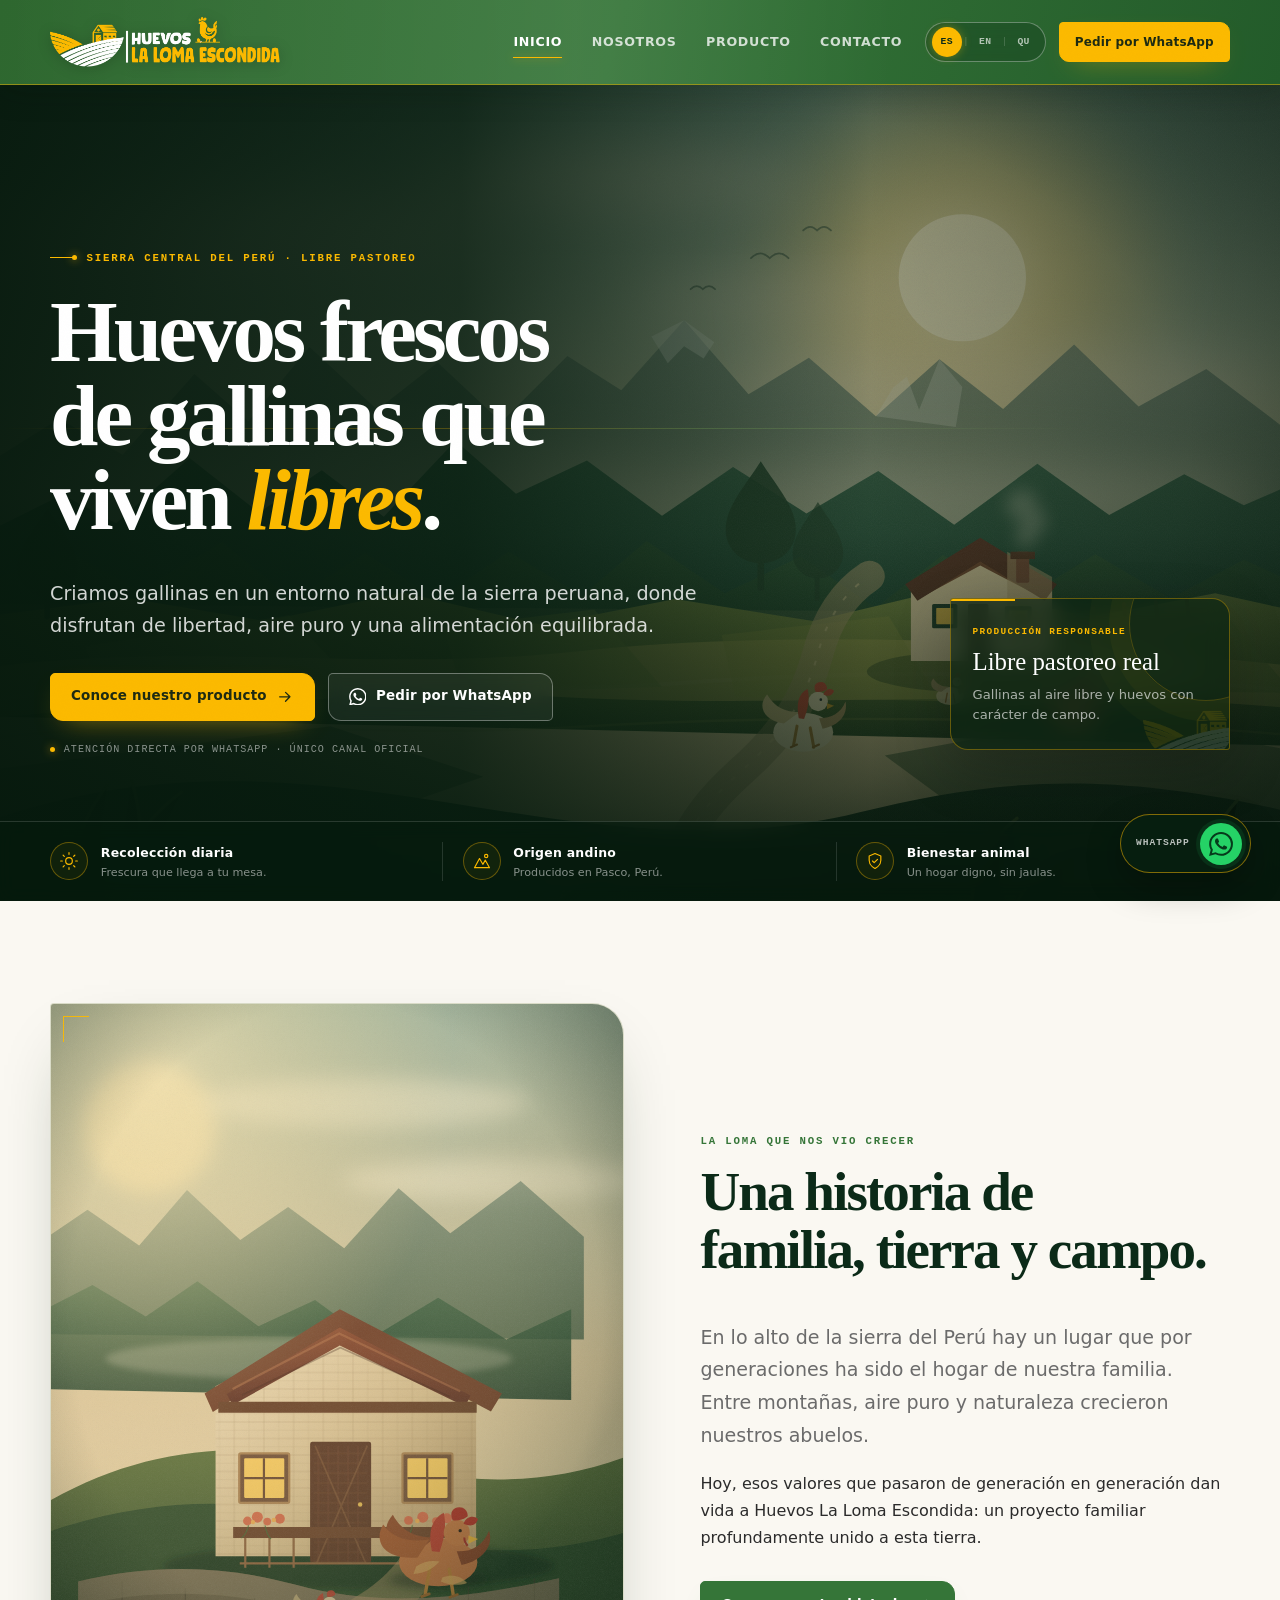
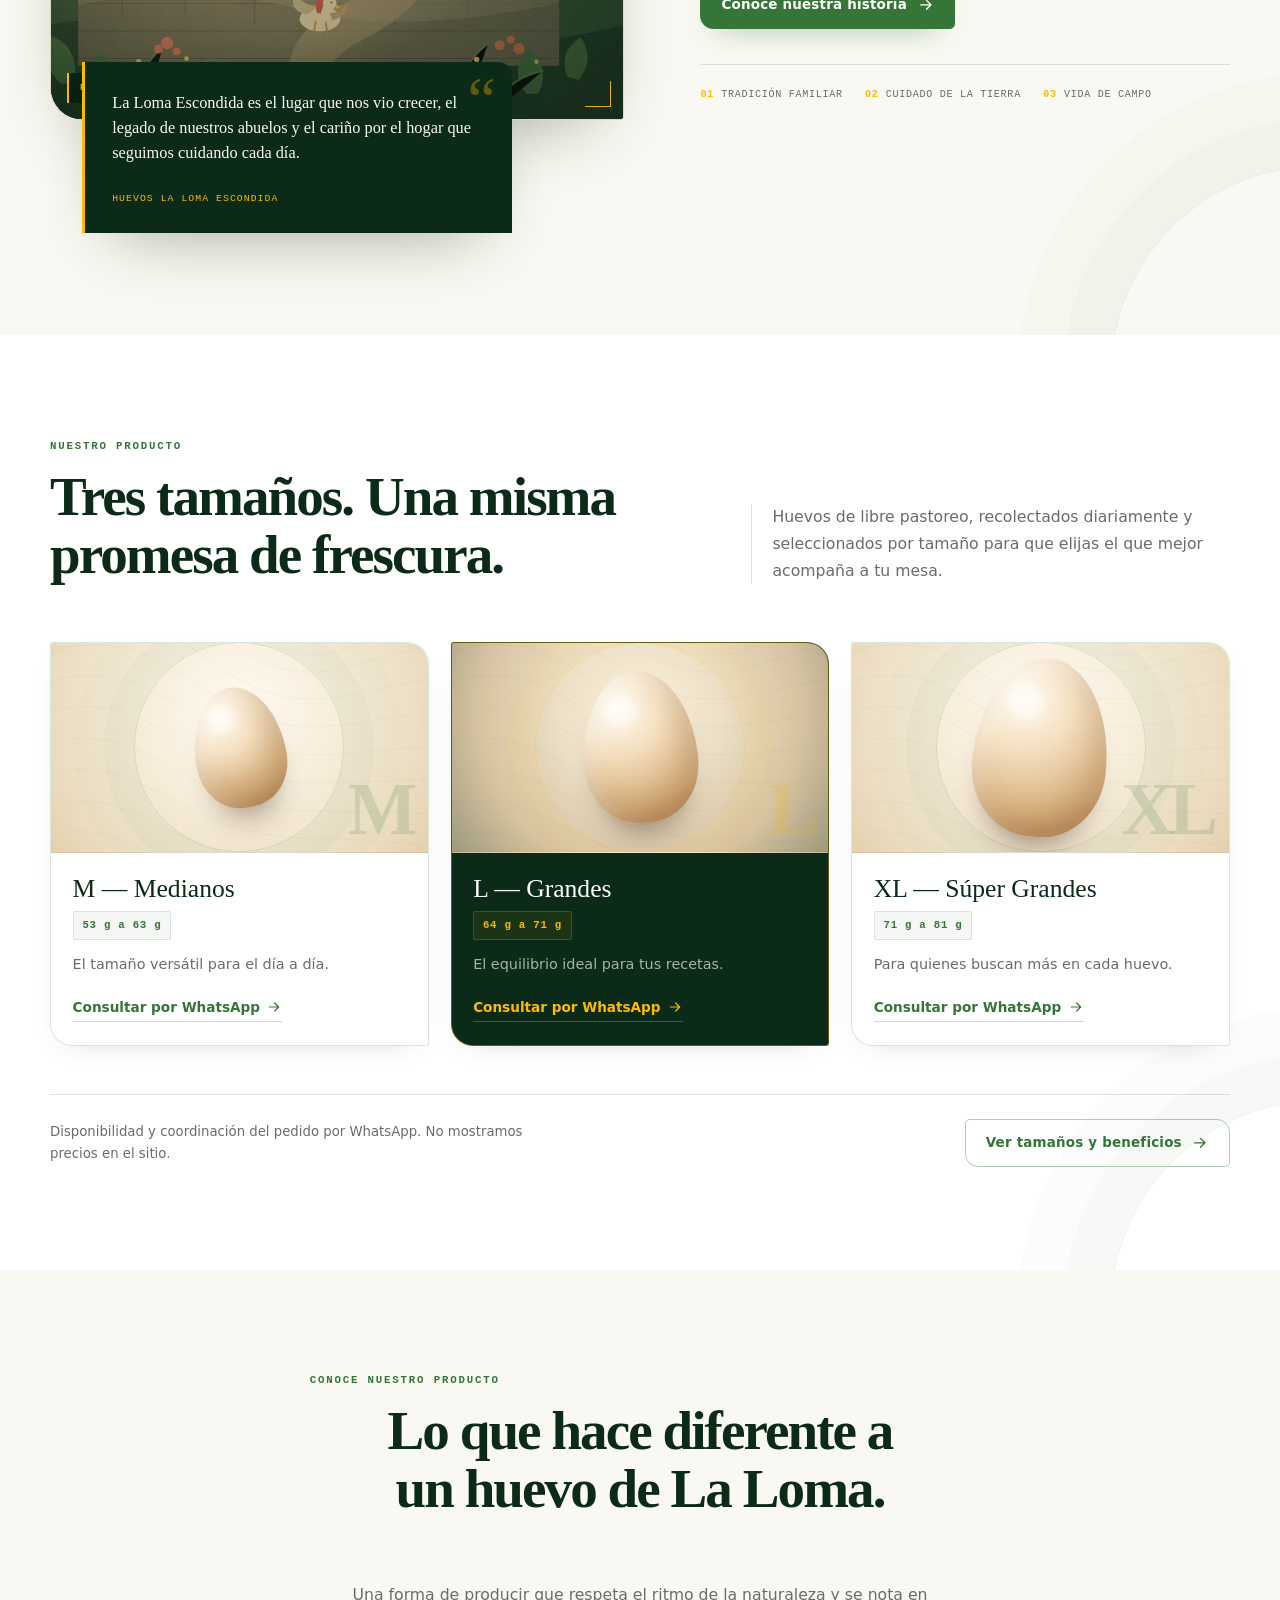
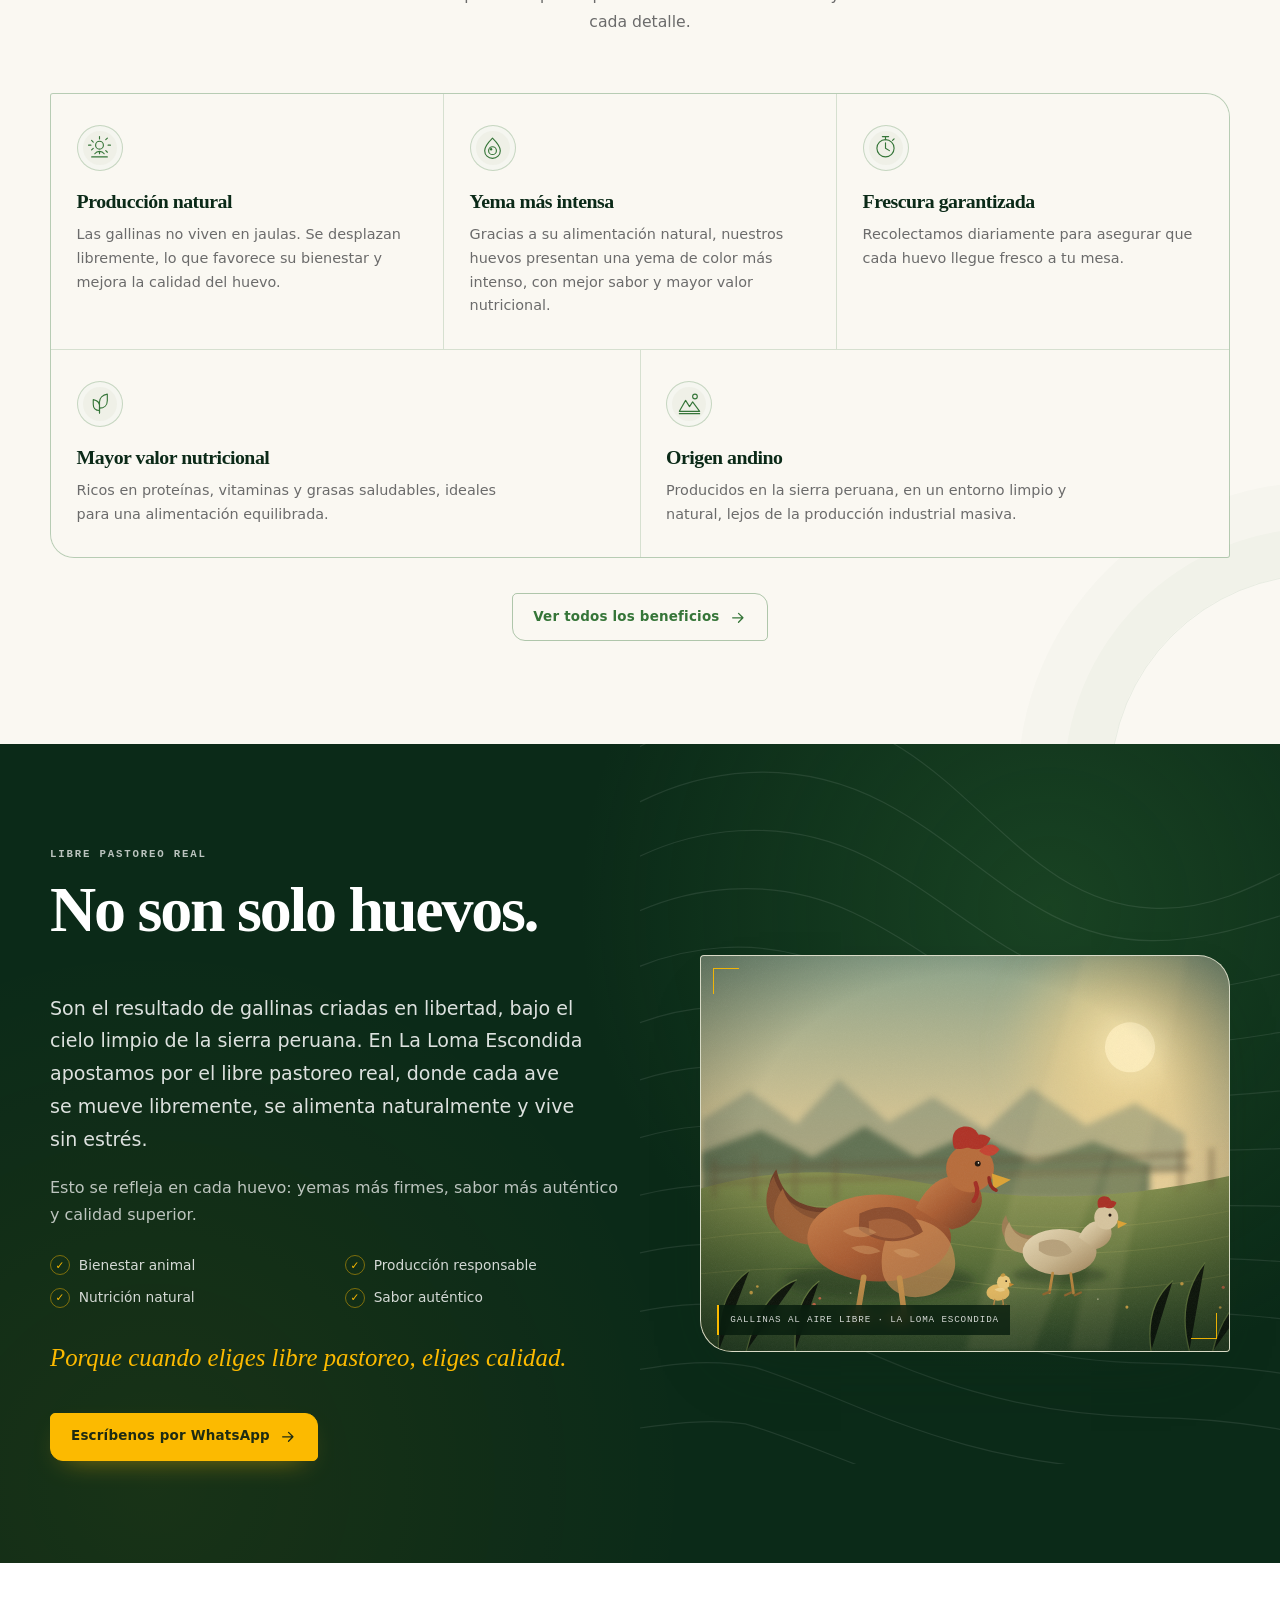
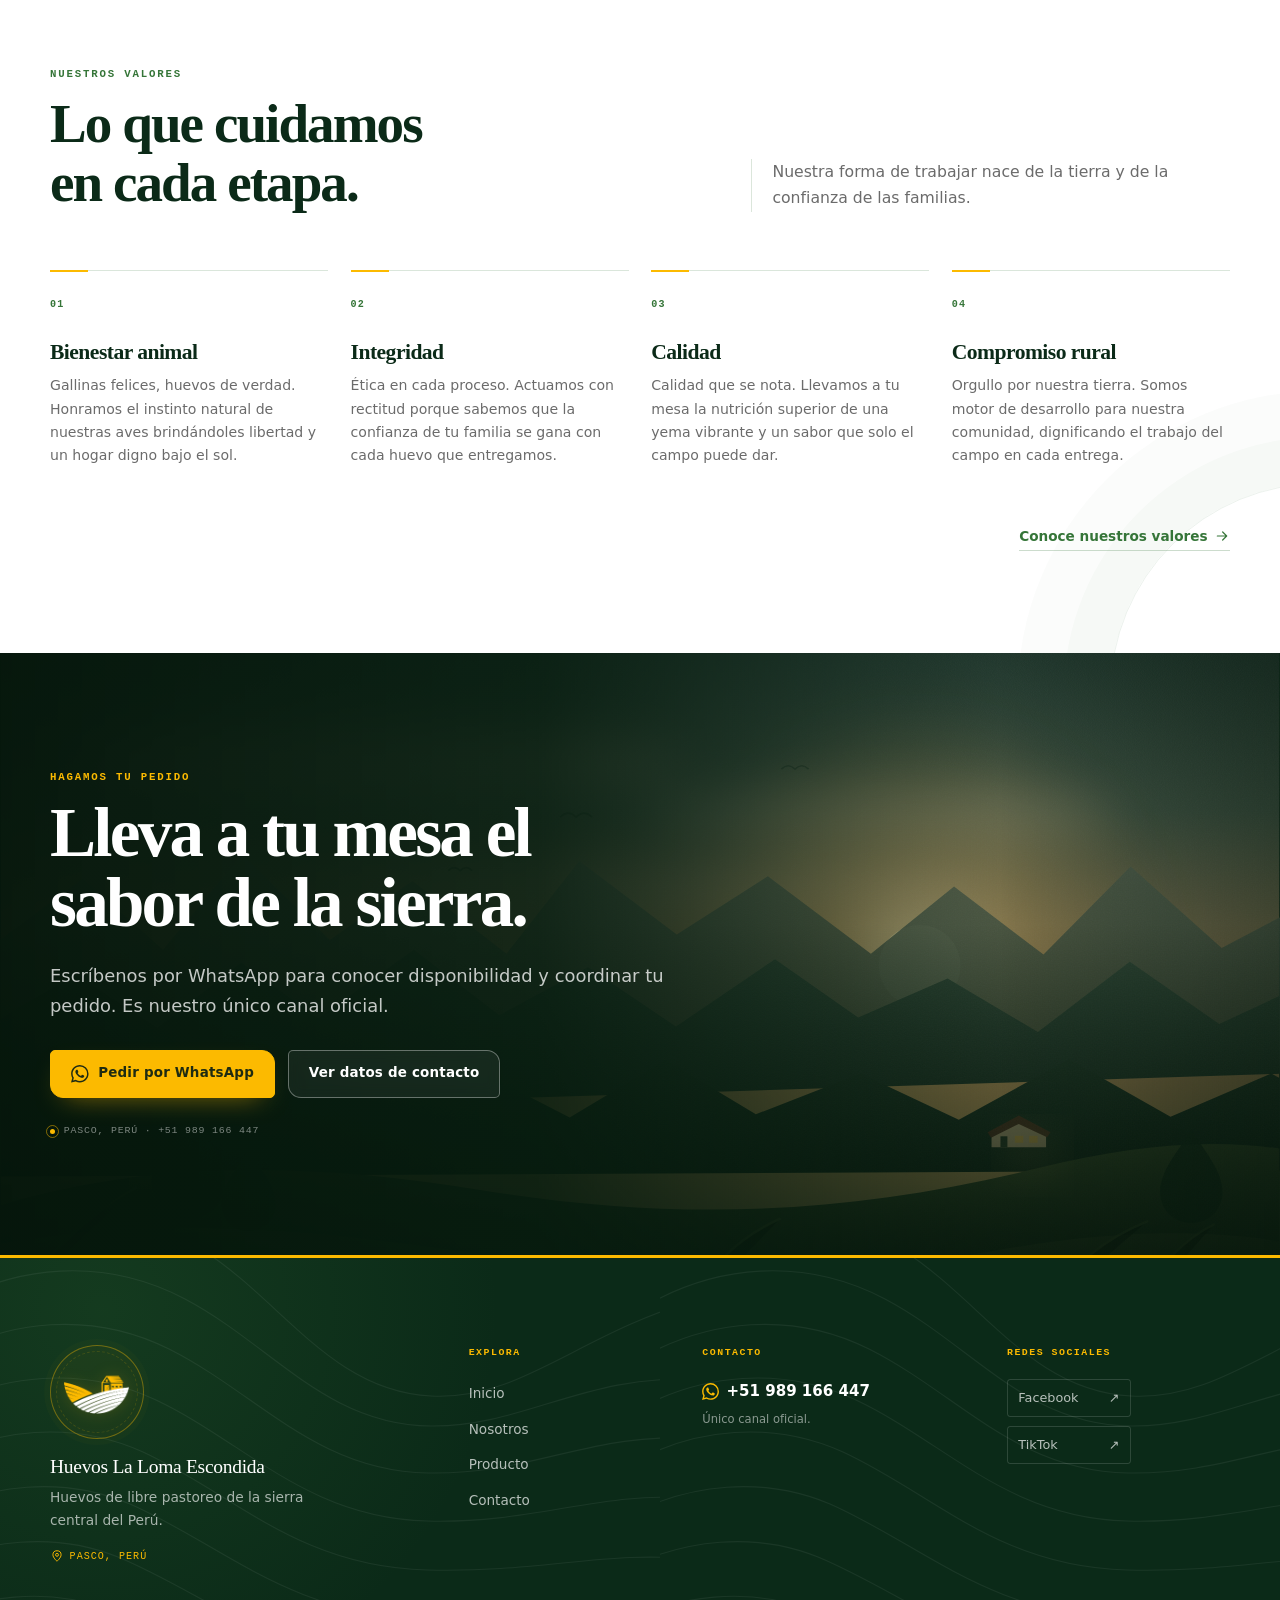
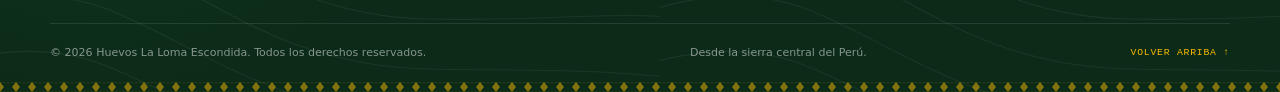
<file: index.html>
<!DOCTYPE html>
<html lang="es">
<head>
  <meta charset="UTF-8">
  <meta name="viewport" content="width=device-width, initial-scale=1.0">
  <meta name="theme-color" content="#357538">
  <meta name="robots" content="index, follow">
  <script>document.documentElement.classList.add("js");</script>
  <meta name="author" content="Huevos La Loma Escondida">
  <meta name="keywords" content="huevos de libre pastoreo, huevos frescos, Pasco, Perú, gallinas felices, huevos de campo, La Loma Escondida">

  <!-- SEO principal -->
  <title data-i18n="meta.home.title">Huevos La Loma Escondida | Huevos de libre pastoreo de Pasco, Perú</title>
  <meta name="description" data-i18n-content="meta.home.description" content="Huevos frescos de libre pastoreo de la sierra central del Perú. Conoce los tamaños M, L y XL y pide por WhatsApp.">
  <!-- Cuando tengas dominio propio, agrega aquí la URL canónica y convierte og:image en una URL absoluta. -->

  <!-- Open Graph / redes sociales -->
  <meta property="og:type" content="website">
  <meta property="og:site_name" content="Huevos La Loma Escondida">
  <meta property="og:title" content="Huevos La Loma Escondida | Huevos de libre pastoreo de Pasco, Perú" data-i18n-content="meta.home.title">
  <meta property="og:description" content="Huevos frescos de libre pastoreo de la sierra central del Perú. Pide por WhatsApp." data-i18n-content="meta.home.description">
  <meta property="og:image" content="img/og-cover.png">
  <meta property="og:image:width" content="1200">
  <meta property="og:image:height" content="630">
  <meta property="og:image:alt" content="Huevos La Loma Escondida, huevos de libre pastoreo de Pasco, Perú">
  <meta property="og:locale" content="es_PE">
  <meta property="og:locale:alternate" content="en_US">
  <meta property="og:locale:alternate" content="qu_PE">
  <meta name="twitter:card" content="summary_large_image">
  <meta name="twitter:title" content="Huevos La Loma Escondida">
  <meta name="twitter:description" content="Huevos frescos de libre pastoreo de la sierra central del Perú.">
  <meta name="twitter:image" content="img/og-cover.png">

  <!-- Íconos y estilos -->
  <link rel="icon" href="img/favicon.png" type="image/png" sizes="64x64">
  <link rel="apple-touch-icon" href="img/apple-touch-icon.png">
  <link rel="preload" href="img/hero-sierra.svg" as="image" type="image/svg+xml">
  <link rel="stylesheet" href="css/styles.css">

  <!-- JavaScript local, sin dependencias -->
  <script src="js/main.js" defer onerror="document.documentElement.classList.remove('js')"></script>

  <!-- Datos estructurados: solo información verificable de la marca -->
  <script type="application/ld+json">
  {
    "@context": "https://schema.org",
    "@type": "Farm",
    "name": "Huevos La Loma Escondida",
    "description": "Granja dedicada a la producción y comercialización de huevos de libre pastoreo en la sierra central del Perú.",
    "telephone": "+51 989 166 447",
    "image": "img/og-cover.png",
    "address": {
      "@type": "PostalAddress",
      "addressLocality": "Pasco",
      "addressCountry": "PE"
    },
    "areaServed": {
      "@type": "Country",
      "name": "Perú"
    },
    "knowsLanguage": ["es", "en", "qu"]
  }
  </script>
</head>

<body id="top" data-page="home">
  <a class="skip-link" href="#main" data-i18n="a11y.skip">Saltar al contenido</a>

  <!-- ============================================================
       HEADER / NAVEGACIÓN
       El logo es el archivo original de la marca: img/logoGG.png
       ============================================================ -->
  <header class="site-header" data-header>
    <div class="container header__inner">
      <a class="brand" href="index.html" data-i18n-aria-label="a11y.home" aria-label="Huevos La Loma Escondida, ir al inicio">
        <img class="brand__logo" src="img/logoGG.png" width="3479" height="765" alt="Huevos La Loma Escondida">
      </a>

      <nav class="primary-nav" id="primary-nav" aria-label="Navegación principal" data-i18n-aria-label="a11y.nav" data-nav>
        <ul class="primary-nav__list">
          <li><a class="primary-nav__link is-active" href="index.html" aria-current="page" data-i18n="nav.home">Inicio</a></li>
          <li><a class="primary-nav__link" href="nosotros.html" data-i18n="nav.about">Nosotros</a></li>
          <li><a class="primary-nav__link" href="producto.html" data-i18n="nav.product">Producto</a></li>
          <li><a class="primary-nav__link" href="contacto.html" data-i18n="nav.contact">Contacto</a></li>
        </ul>
        <div class="primary-nav__footer">
          <a class="btn btn--gold btn--block" href="https://wa.me/51989166447?text=Hola%2C%20quiero%20informaci%C3%B3n%20sobre%20los%20huevos%20de%20La%20Loma%20Escondida." target="_blank" rel="noopener noreferrer" data-wa>
            <span data-i18n="cta.whatsapp">Pedir por WhatsApp</span>
            <svg class="icon" viewBox="0 0 24 24" aria-hidden="true"><path fill="currentColor" d="M17.472 14.382c-.297-.149-1.758-.867-2.03-.967-.273-.099-.471-.148-.67.15-.197.297-.767.966-.94 1.164-.173.199-.347.223-.644.075-.297-.15-1.255-.463-2.39-1.475-.883-.788-1.48-1.761-1.653-2.059-.173-.297-.018-.458.13-.606.134-.133.298-.347.446-.52.149-.174.198-.298.298-.497.099-.198.05-.371-.025-.52-.075-.149-.669-1.612-.916-2.207-.242-.579-.487-.5-.669-.51-.173-.008-.371-.01-.57-.01-.198 0-.52.074-.792.372-.272.297-1.04 1.016-1.04 2.479 0 1.462 1.065 2.875 1.213 3.074.149.198 2.096 3.2 5.077 4.487.709.306 1.262.489 1.694.625.712.227 1.36.195 1.871.118.571-.085 1.758-.719 2.006-1.413.248-.694.248-1.289.173-1.413-.074-.124-.272-.198-.57-.347m-5.421 7.403h-.004a9.87 9.87 0 01-5.031-1.378l-.361-.214-3.741.982.998-3.648-.235-.374a9.86 9.86 0 01-1.51-5.26c.001-5.45 4.436-9.884 9.888-9.884 2.64 0 5.122 1.03 6.988 2.898a9.825 9.825 0 012.893 6.994c-.003 5.45-4.437 9.884-9.885 9.884m8.413-18.297A11.815 11.815 0 0012.05 0C5.495 0 .16 5.335.157 11.892c0 2.096.547 4.142 1.588 5.945L.057 24l6.305-1.654a11.882 11.882 0 005.683 1.448h.005c6.554 0 11.89-5.335 11.893-11.893a11.821 11.821 0 00-3.48-8.413Z"/></svg>
          </a>
          <p class="primary-nav__place">Pasco, Perú</p>
        </div>
      </nav>

      <div class="header__actions">
        <div class="lang-switcher" role="group" aria-label="Selector de idioma" data-i18n-aria-label="a11y.lang">
          <button class="lang-switcher__btn is-active" type="button" data-lang-btn="es" aria-pressed="true" aria-label="Español">ES</button>
          <span class="lang-switcher__sep" aria-hidden="true">|</span>
          <button class="lang-switcher__btn" type="button" data-lang-btn="en" aria-pressed="false" aria-label="English">EN</button>
          <span class="lang-switcher__sep" aria-hidden="true">|</span>
          <button class="lang-switcher__btn" type="button" data-lang-btn="qu" aria-pressed="false" aria-label="Quechua">QU</button>
        </div>

        <a class="btn btn--gold btn--sm header__cta" href="https://wa.me/51989166447?text=Hola%2C%20quiero%20informaci%C3%B3n%20sobre%20los%20huevos%20de%20La%20Loma%20Escondida." target="_blank" rel="noopener noreferrer" data-wa>
          <span data-i18n="cta.whatsapp">Pedir por WhatsApp</span>
        </a>

        <button class="menu-toggle" type="button" aria-expanded="false" aria-controls="primary-nav" aria-label="Abrir menú" data-i18n-aria-label="a11y.menuOpen" data-menu-toggle>
          <span class="menu-toggle__bars" aria-hidden="true"><span></span><span></span><span></span></span>
        </button>
      </div>
    </div>

    <!-- Aviso visible solo cuando se elige quechua -->
    <div class="lang-note" data-lang-note hidden>
      <div class="container lang-note__inner">
        <span class="lang-note__dot" aria-hidden="true"></span>
        <span data-i18n="lang.note">Traducción al quechua en revisión</span>
        <span class="lang-note__detail" data-i18n="lang.noteDetail">Los textos extensos se mantienen en español mientras se valida su traducción.</span>
      </div>
    </div>
  </header>

  <main id="main">
    <!-- ============================================================
         HERO
         Imagen referencial: reemplazar por foto real de la granja.
         ============================================================ -->
    <section class="hero" aria-labelledby="hero-title">
      <img class="hero__media" src="img/hero-sierra.svg" width="1600" height="1100" alt="Paisaje de la sierra peruana al amanecer, con montañas, campos y una casa de campo" data-i18n-alt="alt.hero" fetchpriority="high">
      <div class="hero__shade" aria-hidden="true"></div>
      <div class="hero__scan" aria-hidden="true"></div>

      <div class="container hero__inner">
        <div class="hero__content">
          <p class="eyebrow eyebrow--light" data-i18n="home.eyebrow"><span class="eyebrow__mark" aria-hidden="true"></span>Sierra central del Perú · Libre pastoreo</p>
          <h1 class="hero__title" id="hero-title" data-i18n="home.title">Huevos frescos de gallinas que viven <em>libres</em>.</h1>
          <p class="hero__lead" data-i18n="home.lead">Criamos gallinas en un entorno natural de la sierra peruana, donde disfrutan de libertad, aire puro y una alimentación equilibrada.</p>
          <div class="hero__actions">
            <a class="btn btn--gold" href="producto.html">
              <span data-i18n="cta.product">Conoce nuestro producto</span>
              <svg class="icon" viewBox="0 0 24 24" aria-hidden="true"><path fill="none" stroke="currentColor" stroke-width="1.8" stroke-linecap="round" stroke-linejoin="round" d="M5 12h14M13 6l6 6-6 6"/></svg>
            </a>
            <a class="btn btn--ghost-light" href="https://wa.me/51989166447?text=Hola%2C%20quiero%20informaci%C3%B3n%20sobre%20los%20huevos%20de%20La%20Loma%20Escondida." target="_blank" rel="noopener noreferrer" data-wa>
              <svg class="icon" viewBox="0 0 24 24" aria-hidden="true"><path fill="currentColor" d="M17.472 14.382c-.297-.149-1.758-.867-2.03-.967-.273-.099-.471-.148-.67.15-.197.297-.767.966-.94 1.164-.173.199-.347.223-.644.075-.297-.15-1.255-.463-2.39-1.475-.883-.788-1.48-1.761-1.653-2.059-.173-.297-.018-.458.13-.606.134-.133.298-.347.446-.52.149-.174.198-.298.298-.497.099-.198.05-.371-.025-.52-.075-.149-.669-1.612-.916-2.207-.242-.579-.487-.5-.669-.51-.173-.008-.371-.01-.57-.01-.198 0-.52.074-.792.372-.272.297-1.04 1.016-1.04 2.479 0 1.462 1.065 2.875 1.213 3.074.149.198 2.096 3.2 5.077 4.487.709.306 1.262.489 1.694.625.712.227 1.36.195 1.871.118.571-.085 1.758-.719 2.006-1.413.248-.694.248-1.289.173-1.413-.074-.124-.272-.198-.57-.347m-5.421 7.403h-.004a9.87 9.87 0 01-5.031-1.378l-.361-.214-3.741.982.998-3.648-.235-.374a9.86 9.86 0 01-1.51-5.26c.001-5.45 4.436-9.884 9.888-9.884 2.64 0 5.122 1.03 6.988 2.898a9.825 9.825 0 012.893 6.994c-.003 5.45-4.437 9.884-9.885 9.884m8.413-18.297A11.815 11.815 0 0012.05 0C5.495 0 .16 5.335.157 11.892c0 2.096.547 4.142 1.588 5.945L.057 24l6.305-1.654a11.882 11.882 0 005.683 1.448h.005c6.554 0 11.89-5.335 11.893-11.893a11.821 11.821 0 00-3.48-8.413Z"/></svg>
              <span data-i18n="cta.whatsapp">Pedir por WhatsApp</span>
            </a>
          </div>
          <p class="hero__note" data-i18n="home.heroNote">Atención directa por WhatsApp · Único canal oficial</p>
        </div>

        <aside class="hero-badge" aria-label="Nuestra producción" data-i18n-aria-label="a11y.heroBadge">
          <span class="hero-badge__ring" aria-hidden="true"></span>
          <p class="hero-badge__kicker" data-i18n="home.badgeKicker">Producción responsable</p>
          <p class="hero-badge__title" data-i18n="home.badgeTitle">Libre pastoreo real</p>
          <p class="hero-badge__text" data-i18n="home.badgeText">Gallinas al aire libre y huevos con carácter de campo.</p>
          <img class="hero-badge__emblem" src="img/logoG.png" width="1133" height="765" alt="" aria-hidden="true" loading="lazy">
        </aside>
      </div>

      <div class="hero__facts-wrap">
        <div class="container">
          <ul class="hero__facts">
            <li class="hero-fact">
              <span class="hero-fact__icon" aria-hidden="true"><svg viewBox="0 0 24 24"><circle cx="12" cy="12" r="4"/><path d="M12 2v2M12 20v2M4.93 4.93l1.42 1.42M17.66 17.66l1.42 1.42M2 12h2M20 12h2M4.93 19.07l1.42-1.42M17.66 6.34l1.42-1.42"/></svg></span>
              <span><strong data-i18n="home.fact1Title">Recolección diaria</strong><small data-i18n="home.fact1Text">Frescura que llega a tu mesa.</small></span>
            </li>
            <li class="hero-fact">
              <span class="hero-fact__icon" aria-hidden="true"><svg viewBox="0 0 24 24"><path d="M3 20l6-11 4 7 3-5 5 9z"/><circle cx="17" cy="6" r="2"/></svg></span>
              <span><strong data-i18n="home.fact2Title">Origen andino</strong><small data-i18n="home.fact2Text">Producidos en Pasco, Perú.</small></span>
            </li>
            <li class="hero-fact">
              <span class="hero-fact__icon" aria-hidden="true"><svg viewBox="0 0 24 24"><path d="M12 21s7-3.5 7-10V6l-7-3-7 3v5c0 6.5 7 10 7 10z"/><path d="M9 12l2 2 4-4"/></svg></span>
              <span><strong data-i18n="home.fact3Title">Bienestar animal</strong><small data-i18n="home.fact3Text">Un hogar digno, sin jaulas.</small></span>
            </li>
          </ul>
        </div>
      </div>
    </section>

    <!-- ============================================================
         HISTORIA / PRESENTACIÓN
         ============================================================ -->
    <section class="section section--cream" id="historia">
      <div class="container split">
        <div class="split__media reveal">
          <figure class="media-frame media-frame--portrait">
            <!-- REEMPLAZAR: usar una fotografía real del caserío o del hogar familiar. -->
            <img src="img/nosotros-historia.svg" width="1100" height="1300" alt="Casa de campo rodeada de montañas en la sierra peruana" data-i18n-alt="alt.house" loading="lazy" decoding="async">
            <figcaption data-i18n="home.intro.caption">Pasco, Perú · La sierra que nos vio crecer</figcaption>
            <span class="media-frame__corner media-frame__corner--tl" aria-hidden="true"></span>
            <span class="media-frame__corner media-frame__corner--br" aria-hidden="true"></span>
          </figure>
          <blockquote class="quote-card">
            <span class="quote-card__mark" aria-hidden="true">“</span>
            <p data-i18n="home.intro.quote">La Loma Escondida es el lugar que nos vio crecer, el legado de nuestros abuelos y el cariño por el hogar que seguimos cuidando cada día.</p>
            <cite>Huevos La Loma Escondida</cite>
          </blockquote>
        </div>

        <div class="split__copy">
          <p class="eyebrow" data-i18n="home.intro.eyebrow">La loma que nos vio crecer</p>
          <h2 class="section-title" data-i18n="home.intro.title">Una historia de familia, tierra y campo.</h2>
          <p class="lead" data-i18n="home.intro.p1">En lo alto de la sierra del Perú hay un lugar que por generaciones ha sido el hogar de nuestra familia. Entre montañas, aire puro y naturaleza crecieron nuestros abuelos.</p>
          <p data-i18n="home.intro.p2">Hoy, esos valores que pasaron de generación en generación dan vida a Huevos La Loma Escondida: un proyecto familiar profundamente unido a esta tierra.</p>
          <a class="btn btn--green" href="nosotros.html">
            <span data-i18n="cta.history">Conoce nuestra historia</span>
            <svg class="icon" viewBox="0 0 24 24" aria-hidden="true"><path fill="none" stroke="currentColor" stroke-width="1.8" stroke-linecap="round" stroke-linejoin="round" d="M5 12h14M13 6l6 6-6 6"/></svg>
          </a>

          <ul class="mini-values" aria-label="Pilares de la marca" data-i18n-aria-label="a11y.brandPillars">
            <li><span aria-hidden="true">01</span><span data-i18n="home.mini1">Tradición familiar</span></li>
            <li><span aria-hidden="true">02</span><span data-i18n="home.mini2">Cuidado de la tierra</span></li>
            <li><span aria-hidden="true">03</span><span data-i18n="home.mini3">Vida de campo</span></li>
          </ul>
        </div>
      </div>
    </section>

    <!-- ============================================================
         PRODUCTO / TAMAÑOS
         ============================================================ -->
    <section class="section section--white" id="producto">
      <div class="container">
        <header class="section-head">
          <div>
            <p class="eyebrow" data-i18n="home.product.eyebrow">Nuestro producto</p>
            <h2 class="section-title" data-i18n="home.product.title">Tres tamaños. Una misma promesa de frescura.</h2>
          </div>
          <p class="section-head__lead" data-i18n="home.product.lead">Huevos de libre pastoreo, recolectados diariamente y seleccionados por tamaño para que elijas el que mejor acompaña a tu mesa.</p>
        </header>

        <div class="size-grid">
          <article class="size-card reveal">
            <div class="size-card__visual" aria-hidden="true">
              <span class="egg egg--m"></span>
              <span class="size-card__tag">M</span>
            </div>
            <div class="size-card__body">
              <p class="size-card__name" data-i18n="home.product.mName">M — Medianos</p>
              <p class="size-card__range">53 g a 63 g</p>
              <p class="size-card__desc" data-i18n="home.product.mDesc">El tamaño versátil para el día a día.</p>
              <a class="text-link" href="https://wa.me/51989166447?text=Hola%2C%20quiero%20informaci%C3%B3n%20sobre%20los%20huevos%20de%20La%20Loma%20Escondida." target="_blank" rel="noopener noreferrer" data-wa>
                <span data-i18n="cta.consult">Consultar por WhatsApp</span>
                <svg class="icon" viewBox="0 0 24 24" aria-hidden="true"><path fill="none" stroke="currentColor" stroke-width="1.8" stroke-linecap="round" stroke-linejoin="round" d="M5 12h14M13 6l6 6-6 6"/></svg>
              </a>
            </div>
          </article>

          <article class="size-card size-card--featured reveal">
            <div class="size-card__visual" aria-hidden="true">
              <span class="egg egg--l"></span>
              <span class="size-card__tag">L</span>
            </div>
            <div class="size-card__body">
              <p class="size-card__name" data-i18n="home.product.lName">L — Grandes</p>
              <p class="size-card__range">64 g a 71 g</p>
              <p class="size-card__desc" data-i18n="home.product.lDesc">El equilibrio ideal para tus recetas.</p>
              <a class="text-link" href="https://wa.me/51989166447?text=Hola%2C%20quiero%20informaci%C3%B3n%20sobre%20los%20huevos%20de%20La%20Loma%20Escondida." target="_blank" rel="noopener noreferrer" data-wa>
                <span data-i18n="cta.consult">Consultar por WhatsApp</span>
                <svg class="icon" viewBox="0 0 24 24" aria-hidden="true"><path fill="none" stroke="currentColor" stroke-width="1.8" stroke-linecap="round" stroke-linejoin="round" d="M5 12h14M13 6l6 6-6 6"/></svg>
              </a>
            </div>
          </article>

          <article class="size-card reveal">
            <div class="size-card__visual" aria-hidden="true">
              <span class="egg egg--xl"></span>
              <span class="size-card__tag">XL</span>
            </div>
            <div class="size-card__body">
              <p class="size-card__name" data-i18n="home.product.xlName">XL — Súper Grandes</p>
              <p class="size-card__range">71 g a 81 g</p>
              <p class="size-card__desc" data-i18n="home.product.xlDesc">Para quienes buscan más en cada huevo.</p>
              <a class="text-link" href="https://wa.me/51989166447?text=Hola%2C%20quiero%20informaci%C3%B3n%20sobre%20los%20huevos%20de%20La%20Loma%20Escondida." target="_blank" rel="noopener noreferrer" data-wa>
                <span data-i18n="cta.consult">Consultar por WhatsApp</span>
                <svg class="icon" viewBox="0 0 24 24" aria-hidden="true"><path fill="none" stroke="currentColor" stroke-width="1.8" stroke-linecap="round" stroke-linejoin="round" d="M5 12h14M13 6l6 6-6 6"/></svg>
              </a>
            </div>
          </article>
        </div>

        <div class="section-foot">
          <p class="section-foot__note" data-i18n="home.product.note">Disponibilidad y coordinación del pedido por WhatsApp. No mostramos precios en el sitio.</p>
          <a class="btn btn--outline" href="producto.html">
            <span data-i18n="cta.productDetail">Ver tamaños y beneficios</span>
            <svg class="icon" viewBox="0 0 24 24" aria-hidden="true"><path fill="none" stroke="currentColor" stroke-width="1.8" stroke-linecap="round" stroke-linejoin="round" d="M5 12h14M13 6l6 6-6 6"/></svg>
          </a>
        </div>
      </div>
    </section>

    <!-- ============================================================
         BENEFICIOS
         ============================================================ -->
    <section class="section section--cream" id="beneficios">
      <div class="container">
        <header class="section-head section-head--center">
          <div>
            <p class="eyebrow" data-i18n="home.benefits.eyebrow">Conoce nuestro producto</p>
            <h2 class="section-title" data-i18n="home.benefits.title">Lo que hace diferente a un huevo de La Loma.</h2>
          </div>
          <p class="section-head__lead" data-i18n="home.benefits.lead">Una forma de producir que respeta el ritmo de la naturaleza y se nota en cada detalle.</p>
        </header>

        <ul class="benefit-grid">
          <li class="benefit-card reveal">
            <span class="benefit-card__icon" aria-hidden="true"><svg viewBox="0 0 32 32"><circle cx="16" cy="13" r="5"/><path d="M16 2v3M16 21v3M5.9 6.9l2.1 2.1M24 20l2.1 2.1M2 13h3M27 13h3M5.9 19.1L8 17M24 6l2.1-2.1M6 28h20M10 24c1.4-2 3.4-3 6-3s4.6 1 6 3"/></svg></span>
            <h3 data-i18n="benefit.natural.title">Producción natural</h3>
            <p data-i18n="benefit.natural.text">Las gallinas no viven en jaulas. Se desplazan libremente, lo que favorece su bienestar y mejora la calidad del huevo.</p>
          </li>
          <li class="benefit-card reveal">
            <span class="benefit-card__icon" aria-hidden="true"><svg viewBox="0 0 32 32"><path d="M16 4c7 7 10 11.1 10 16a10 10 0 01-20 0c0-4.9 3-9 10-16z"/><circle cx="16" cy="20" r="5"/><circle cx="14.2" cy="18.2" r="1.5" fill="currentColor" stroke="none"/></svg></span>
            <h3 data-i18n="benefit.yolk.title">Yema más intensa</h3>
            <p data-i18n="benefit.yolk.text">Gracias a su alimentación natural, nuestros huevos presentan una yema de color más intenso, con mejor sabor y mayor valor nutricional.</p>
          </li>
          <li class="benefit-card reveal">
            <span class="benefit-card__icon" aria-hidden="true"><svg viewBox="0 0 32 32"><circle cx="16" cy="17" r="11"/><path d="M16 10v7l5 3M12 2h8M16 2v4"/><path d="M25 7l2-2"/></svg></span>
            <h3 data-i18n="benefit.fresh.title">Frescura garantizada</h3>
            <p data-i18n="benefit.fresh.text">Recolectamos diariamente para asegurar que cada huevo llegue fresco a tu mesa.</p>
          </li>
          <li class="benefit-card reveal">
            <span class="benefit-card__icon" aria-hidden="true"><svg viewBox="0 0 32 32"><path d="M16 28V14c0-5 4-9 10-10v8c0 6-4 10-10 10zM16 19c0-4-3-7-8-8v6c0 5 3 8 8 8z"/><path d="M16 28v-8"/></svg></span>
            <h3 data-i18n="benefit.nutrition.title">Mayor valor nutricional</h3>
            <p data-i18n="benefit.nutrition.text">Ricos en proteínas, vitaminas y grasas saludables, ideales para una alimentación equilibrada.</p>
          </li>
          <li class="benefit-card reveal">
            <span class="benefit-card__icon" aria-hidden="true"><svg viewBox="0 0 32 32"><path d="M3 26l8-14 5 8 4-6 9 12z"/><circle cx="23" cy="7" r="3"/><path d="M3 29h26"/></svg></span>
            <h3 data-i18n="benefit.origin.title">Origen andino</h3>
            <p data-i18n="benefit.origin.text">Producidos en la sierra peruana, en un entorno limpio y natural, lejos de la producción industrial masiva.</p>
          </li>
        </ul>

        <div class="benefits-cta">
          <a class="btn btn--outline" href="producto.html#beneficios">
            <span data-i18n="cta.allBenefits">Ver todos los beneficios</span>
            <svg class="icon" viewBox="0 0 24 24" aria-hidden="true"><path fill="none" stroke="currentColor" stroke-width="1.8" stroke-linecap="round" stroke-linejoin="round" d="M5 12h14M13 6l6 6-6 6"/></svg>
          </a>
        </div>
      </div>
    </section>

    <!-- ============================================================
         MANIFIESTO / LIBRE PASTOREO
         ============================================================ -->
    <section class="section section--ink manifesto" id="libre-pastoreo">
      <div class="container split split--reverse">
        <figure class="split__media media-frame media-frame--landscape reveal">
          <!-- REEMPLAZAR: usar una fotografía real de gallinas al aire libre en la granja. -->
          <img src="img/gallinas-libre.svg" width="1200" height="900" alt="Gallinas caminando libremente entre el pasto al atardecer" data-i18n-alt="alt.chickensHome" loading="lazy" decoding="async">
          <figcaption data-i18n="home.manifesto.caption">Gallinas al aire libre · La Loma Escondida</figcaption>
          <span class="media-frame__corner media-frame__corner--tl" aria-hidden="true"></span>
          <span class="media-frame__corner media-frame__corner--br" aria-hidden="true"></span>
        </figure>

        <div class="split__copy split__copy--light">
          <p class="eyebrow eyebrow--light" data-i18n="home.manifesto.eyebrow">Libre pastoreo real</p>
          <h2 class="section-title" data-i18n="home.manifesto.title">No son solo huevos.</h2>
          <p class="lead" data-i18n="home.manifesto.p1">Son el resultado de gallinas criadas en libertad, bajo el cielo limpio de la sierra peruana. En La Loma Escondida apostamos por el libre pastoreo real, donde cada ave se mueve libremente, se alimenta naturalmente y vive sin estrés.</p>
          <p data-i18n="home.manifesto.p2">Esto se refleja en cada huevo: yemas más firmes, sabor más auténtico y calidad superior.</p>

          <ul class="pillar-list" aria-label="Lo que representa cada huevo" data-i18n-aria-label="a11y.eggPillars">
            <li><span class="pillar-list__check" aria-hidden="true">✓</span><span data-i18n="home.manifesto.list1">Bienestar animal</span></li>
            <li><span class="pillar-list__check" aria-hidden="true">✓</span><span data-i18n="home.manifesto.list2">Producción responsable</span></li>
            <li><span class="pillar-list__check" aria-hidden="true">✓</span><span data-i18n="home.manifesto.list3">Nutrición natural</span></li>
            <li><span class="pillar-list__check" aria-hidden="true">✓</span><span data-i18n="home.manifesto.list4">Sabor auténtico</span></li>
          </ul>

          <p class="manifesto__closing" data-i18n="home.manifesto.closing">Porque cuando eliges libre pastoreo, eliges calidad.</p>

          <a class="btn btn--gold" href="https://wa.me/51989166447?text=Hola%2C%20quiero%20informaci%C3%B3n%20sobre%20los%20huevos%20de%20La%20Loma%20Escondida." target="_blank" rel="noopener noreferrer" data-wa>
            <span data-i18n="cta.writeUs">Escríbenos por WhatsApp</span>
            <svg class="icon" viewBox="0 0 24 24" aria-hidden="true"><path fill="none" stroke="currentColor" stroke-width="1.8" stroke-linecap="round" stroke-linejoin="round" d="M5 12h14M13 6l6 6-6 6"/></svg>
          </a>
        </div>
      </div>
    </section>

    <!-- ============================================================
         VALORES
         ============================================================ -->
    <section class="section section--white" id="valores">
      <div class="container">
        <header class="section-head">
          <div>
            <p class="eyebrow" data-i18n="home.values.eyebrow">Nuestros valores</p>
            <h2 class="section-title" data-i18n="home.values.title">Lo que cuidamos en cada etapa.</h2>
          </div>
          <p class="section-head__lead" data-i18n="home.values.lead">Nuestra forma de trabajar nace de la tierra y de la confianza de las familias.</p>
        </header>

        <div class="values-grid">
          <article class="value-card reveal">
            <span class="value-card__number" aria-hidden="true">01</span>
            <h3 data-i18n="value.animal.title">Bienestar animal</h3>
            <p data-i18n="value.animal.text">Gallinas felices, huevos de verdad. Honramos el instinto natural de nuestras aves brindándoles libertad y un hogar digno bajo el sol.</p>
          </article>
          <article class="value-card reveal">
            <span class="value-card__number" aria-hidden="true">02</span>
            <h3 data-i18n="value.integrity.title">Integridad</h3>
            <p data-i18n="value.integrity.text">Ética en cada proceso. Actuamos con rectitud porque sabemos que la confianza de tu familia se gana con cada huevo que entregamos.</p>
          </article>
          <article class="value-card reveal">
            <span class="value-card__number" aria-hidden="true">03</span>
            <h3 data-i18n="value.quality.title">Calidad</h3>
            <p data-i18n="value.quality.text">Calidad que se nota. Llevamos a tu mesa la nutrición superior de una yema vibrante y un sabor que solo el campo puede dar.</p>
          </article>
          <article class="value-card reveal">
            <span class="value-card__number" aria-hidden="true">04</span>
            <h3 data-i18n="value.rural.title">Compromiso rural</h3>
            <p data-i18n="value.rural.text">Orgullo por nuestra tierra. Somos motor de desarrollo para nuestra comunidad, dignificando el trabajo del campo en cada entrega.</p>
          </article>
        </div>

        <div class="values-cta">
          <a class="text-link" href="nosotros.html#valores">
            <span data-i18n="cta.valuesDetail">Conoce nuestros valores</span>
            <svg class="icon" viewBox="0 0 24 24" aria-hidden="true"><path fill="none" stroke="currentColor" stroke-width="1.8" stroke-linecap="round" stroke-linejoin="round" d="M5 12h14M13 6l6 6-6 6"/></svg>
          </a>
        </div>
      </div>
    </section>

    <!-- ============================================================
         CTA FINAL
         ============================================================ -->
    <section class="cta-section" aria-labelledby="cta-title">
      <!-- Imagen referencial: reemplazar por una foto real de la sierra de Pasco. -->
      <img class="cta-section__media" src="img/sierra-atardecer.svg" width="1600" height="900" alt="" aria-hidden="true" loading="lazy">
      <div class="cta-section__overlay" aria-hidden="true"></div>
      <div class="container cta-section__inner">
        <p class="eyebrow eyebrow--light" data-i18n="home.cta.eyebrow">Hagamos tu pedido</p>
        <h2 class="cta-section__title" id="cta-title" data-i18n="home.cta.title">Lleva a tu mesa el sabor de la sierra.</h2>
        <p class="cta-section__text" data-i18n="home.cta.text">Escríbenos por WhatsApp para conocer disponibilidad y coordinar tu pedido. Es nuestro único canal oficial.</p>
        <div class="cta-section__actions">
          <a class="btn btn--gold" href="https://wa.me/51989166447?text=Hola%2C%20quiero%20informaci%C3%B3n%20sobre%20los%20huevos%20de%20La%20Loma%20Escondida." target="_blank" rel="noopener noreferrer" data-wa>
            <svg class="icon" viewBox="0 0 24 24" aria-hidden="true"><path fill="currentColor" d="M17.472 14.382c-.297-.149-1.758-.867-2.03-.967-.273-.099-.471-.148-.67.15-.197.297-.767.966-.94 1.164-.173.199-.347.223-.644.075-.297-.15-1.255-.463-2.39-1.475-.883-.788-1.48-1.761-1.653-2.059-.173-.297-.018-.458.13-.606.134-.133.298-.347.446-.52.149-.174.198-.298.298-.497.099-.198.05-.371-.025-.52-.075-.149-.669-1.612-.916-2.207-.242-.579-.487-.5-.669-.51-.173-.008-.371-.01-.57-.01-.198 0-.52.074-.792.372-.272.297-1.04 1.016-1.04 2.479 0 1.462 1.065 2.875 1.213 3.074.149.198 2.096 3.2 5.077 4.487.709.306 1.262.489 1.694.625.712.227 1.36.195 1.871.118.571-.085 1.758-.719 2.006-1.413.248-.694.248-1.289.173-1.413-.074-.124-.272-.198-.57-.347m-5.421 7.403h-.004a9.87 9.87 0 01-5.031-1.378l-.361-.214-3.741.982.998-3.648-.235-.374a9.86 9.86 0 01-1.51-5.26c.001-5.45 4.436-9.884 9.888-9.884 2.64 0 5.122 1.03 6.988 2.898a9.825 9.825 0 012.893 6.994c-.003 5.45-4.437 9.884-9.885 9.884m8.413-18.297A11.815 11.815 0 0012.05 0C5.495 0 .16 5.335.157 11.892c0 2.096.547 4.142 1.588 5.945L.057 24l6.305-1.654a11.882 11.882 0 005.683 1.448h.005c6.554 0 11.89-5.335 11.893-11.893a11.821 11.821 0 00-3.48-8.413Z"/></svg>
            <span data-i18n="cta.whatsapp">Pedir por WhatsApp</span>
          </a>
          <a class="btn btn--ghost-light" href="contacto.html">
            <span data-i18n="cta.contactPage">Ver datos de contacto</span>
          </a>
        </div>
        <p class="cta-section__meta"><span class="cta-section__pulse" aria-hidden="true"></span>Pasco, Perú · +51 989 166 447</p>
      </div>
    </section>
  </main>

  <!-- ============================================================
       FOOTER
       Logo pequeño original: img/logoG.png (enlace al inicio).
       ============================================================ -->
  <footer class="site-footer">
    <div class="container">
      <div class="footer__grid">
        <div class="footer__brand">
          <a class="footer__seal" href="index.html" data-i18n-aria-label="a11y.footerLogo" aria-label="Volver al inicio de Huevos La Loma Escondida">
            <img src="img/logoG.png" width="1133" height="765" alt="Emblema de Huevos La Loma Escondida" loading="lazy">
          </a>
          <p class="footer__name">Huevos La Loma Escondida</p>
          <p class="footer__tagline" data-i18n="footer.tagline">Huevos de libre pastoreo de la sierra central del Perú.</p>
          <p class="footer__place"><svg class="icon" viewBox="0 0 24 24" aria-hidden="true"><path fill="none" stroke="currentColor" stroke-width="1.6" d="M12 21s7-6.1 7-11a7 7 0 10-14 0c0 4.9 7 11 7 11z"/><circle cx="12" cy="10" r="2.5" fill="none" stroke="currentColor" stroke-width="1.6"/></svg>Pasco, Perú</p>
        </div>

        <nav class="footer__nav" aria-label="Navegación del pie de página" data-i18n-aria-label="a11y.footerNav">
          <h2 class="footer__heading" data-i18n="footer.explore">Explora</h2>
          <ul>
            <li><a href="index.html" data-i18n="nav.home">Inicio</a></li>
            <li><a href="nosotros.html" data-i18n="nav.about">Nosotros</a></li>
            <li><a href="producto.html" data-i18n="nav.product">Producto</a></li>
            <li><a href="contacto.html" data-i18n="nav.contact">Contacto</a></li>
          </ul>
        </nav>

        <div class="footer__contact">
          <h2 class="footer__heading" data-i18n="footer.contact">Contacto</h2>
          <a class="footer__wa" href="https://wa.me/51989166447?text=Hola%2C%20quiero%20informaci%C3%B3n%20sobre%20los%20huevos%20de%20La%20Loma%20Escondida." target="_blank" rel="noopener noreferrer" data-wa>
            <svg class="icon" viewBox="0 0 24 24" aria-hidden="true"><path fill="currentColor" d="M17.472 14.382c-.297-.149-1.758-.867-2.03-.967-.273-.099-.471-.148-.67.15-.197.297-.767.966-.94 1.164-.173.199-.347.223-.644.075-.297-.15-1.255-.463-2.39-1.475-.883-.788-1.48-1.761-1.653-2.059-.173-.297-.018-.458.13-.606.134-.133.298-.347.446-.52.149-.174.198-.298.298-.497.099-.198.05-.371-.025-.52-.075-.149-.669-1.612-.916-2.207-.242-.579-.487-.5-.669-.51-.173-.008-.371-.01-.57-.01-.198 0-.52.074-.792.372-.272.297-1.04 1.016-1.04 2.479 0 1.462 1.065 2.875 1.213 3.074.149.198 2.096 3.2 5.077 4.487.709.306 1.262.489 1.694.625.712.227 1.36.195 1.871.118.571-.085 1.758-.719 2.006-1.413.248-.694.248-1.289.173-1.413-.074-.124-.272-.198-.57-.347m-5.421 7.403h-.004a9.87 9.87 0 01-5.031-1.378l-.361-.214-3.741.982.998-3.648-.235-.374a9.86 9.86 0 01-1.51-5.26c.001-5.45 4.436-9.884 9.888-9.884 2.64 0 5.122 1.03 6.988 2.898a9.825 9.825 0 012.893 6.994c-.003 5.45-4.437 9.884-9.885 9.884m8.413-18.297A11.815 11.815 0 0012.05 0C5.495 0 .16 5.335.157 11.892c0 2.096.547 4.142 1.588 5.945L.057 24l6.305-1.654a11.882 11.882 0 005.683 1.448h.005c6.554 0 11.89-5.335 11.893-11.893a11.821 11.821 0 00-3.48-8.413Z"/></svg>
            <span>+51 989 166 447</span>
          </a>
          <p class="footer__official" data-i18n="footer.official">Único canal oficial.</p>
          <!-- CORREO ELECTRÓNICO (FUTURO): no incluir un correo inventado.
               Cuando exista uno oficial, agrégalo aquí y en contacto.html como un nuevo enlace. -->
        </div>

        <div class="footer__social">
          <h2 class="footer__heading" data-i18n="footer.social">Redes sociales</h2>
          <div class="footer__social-links">
            <!-- Reemplazar con el enlace real de Facebook -->
            <a href="#" data-placeholder-link data-i18n-aria-label="a11y.facebook" aria-label="Facebook, enlace pendiente de actualizar">
              <span>Facebook</span><span aria-hidden="true">↗</span>
            </a>
            <!-- Reemplazar con el enlace real de TikTok -->
            <a href="#" data-placeholder-link data-i18n-aria-label="a11y.tiktok" aria-label="TikTok, enlace pendiente de actualizar">
              <span>TikTok</span><span aria-hidden="true">↗</span>
            </a>
          </div>
        </div>
      </div>

      <div class="footer__bottom">
        <p>© <span data-year>2026</span> Huevos La Loma Escondida. <span data-i18n="footer.rights">Todos los derechos reservados.</span></p>
        <p data-i18n="footer.made">Desde la sierra central del Perú.</p>
        <a class="footer__top" href="#top" data-i18n="footer.top">Volver arriba ↑</a>
      </div>
    </div>
    <div class="footer__andean" aria-hidden="true"></div>
  </footer>

  <!-- Botón flotante de WhatsApp disponible en todas las páginas -->
  <a class="wa-float" href="https://wa.me/51989166447?text=Hola%2C%20quiero%20informaci%C3%B3n%20sobre%20los%20huevos%20de%20La%20Loma%20Escondida." target="_blank" rel="noopener noreferrer" data-i18n-aria-label="a11y.wa" aria-label="Pedir información por WhatsApp" data-wa>
    <span class="wa-float__label">WhatsApp</span>
    <span class="wa-float__icon" aria-hidden="true">
      <svg viewBox="0 0 24 24"><path fill="currentColor" d="M17.472 14.382c-.297-.149-1.758-.867-2.03-.967-.273-.099-.471-.148-.67.15-.197.297-.767.966-.94 1.164-.173.199-.347.223-.644.075-.297-.15-1.255-.463-2.39-1.475-.883-.788-1.48-1.761-1.653-2.059-.173-.297-.018-.458.13-.606.134-.133.298-.347.446-.52.149-.174.198-.298.298-.497.099-.198.05-.371-.025-.52-.075-.149-.669-1.612-.916-2.207-.242-.579-.487-.5-.669-.51-.173-.008-.371-.01-.57-.01-.198 0-.52.074-.792.372-.272.297-1.04 1.016-1.04 2.479 0 1.462 1.065 2.875 1.213 3.074.149.198 2.096 3.2 5.077 4.487.709.306 1.262.489 1.694.625.712.227 1.36.195 1.871.118.571-.085 1.758-.719 2.006-1.413.248-.694.248-1.289.173-1.413-.074-.124-.272-.198-.57-.347m-5.421 7.403h-.004a9.87 9.87 0 01-5.031-1.378l-.361-.214-3.741.982.998-3.648-.235-.374a9.86 9.86 0 01-1.51-5.26c.001-5.45 4.436-9.884 9.888-9.884 2.64 0 5.122 1.03 6.988 2.898a9.825 9.825 0 012.893 6.994c-.003 5.45-4.437 9.884-9.885 9.884m8.413-18.297A11.815 11.815 0 0012.05 0C5.495 0 .16 5.335.157 11.892c0 2.096.547 4.142 1.588 5.945L.057 24l6.305-1.654a11.882 11.882 0 005.683 1.448h.005c6.554 0 11.89-5.335 11.893-11.893a11.821 11.821 0 00-3.48-8.413Z"/></svg>
    </span>
  </a>

  <div class="lang-status" id="lang-status" role="status" aria-live="polite"></div>
</body>
</html>
</file>
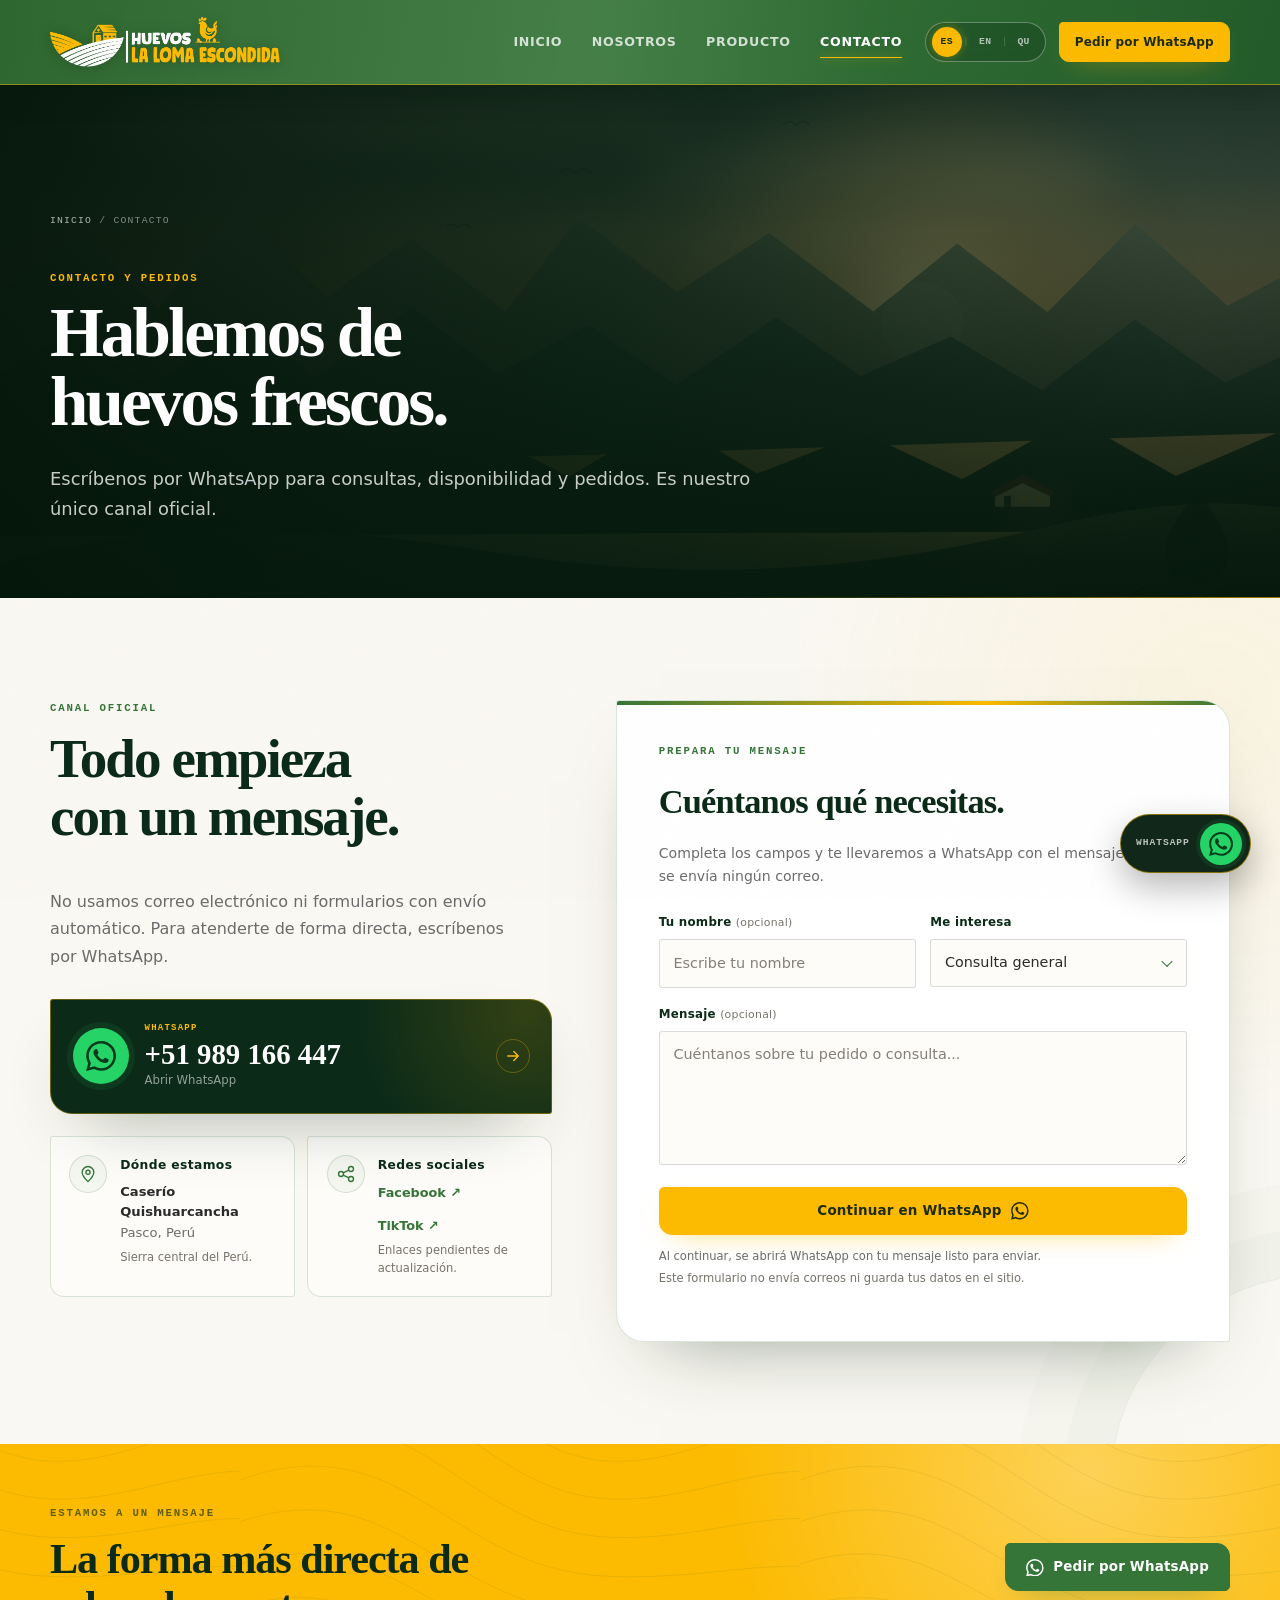
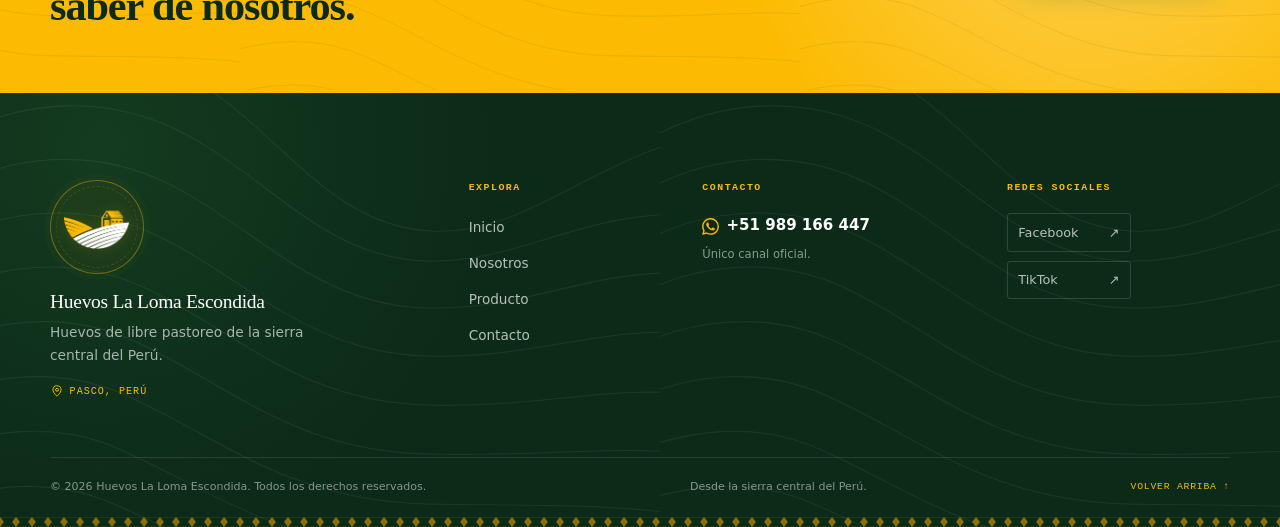
<file: contacto.html>
<!DOCTYPE html>
<html lang="es">
<head>
  <meta charset="UTF-8">
  <meta name="viewport" content="width=device-width, initial-scale=1.0">
  <meta name="theme-color" content="#357538">
  <meta name="robots" content="index, follow">
  <script>document.documentElement.classList.add("js");</script>
  <meta name="author" content="Huevos La Loma Escondida">
  <meta name="keywords" content="contacto Huevos La Loma Escondida, pedidos de huevos, WhatsApp 989 166 447, huevos Pasco Perú">

  <title data-i18n="meta.contact.title">Contacto y pedidos | Huevos La Loma Escondida</title>
  <meta name="description" data-i18n-content="meta.contact.description" content="Escríbenos por WhatsApp al +51 989 166 447 para consultas y pedidos de Huevos La Loma Escondida. Único canal oficial.">

  <meta property="og:type" content="website">
  <meta property="og:site_name" content="Huevos La Loma Escondida">
  <meta property="og:title" content="Contacto y pedidos | Huevos La Loma Escondida" data-i18n-content="meta.contact.title">
  <meta property="og:description" content="Escríbenos por WhatsApp al +51 989 166 447. Único canal oficial." data-i18n-content="meta.contact.description">
  <meta property="og:image" content="img/og-cover.png">
  <meta property="og:image:width" content="1200">
  <meta property="og:image:height" content="630">
  <meta property="og:image:alt" content="Huevos La Loma Escondida, Pasco, Perú">
  <meta property="og:locale" content="es_PE">
  <meta property="og:locale:alternate" content="en_US">
  <meta name="twitter:card" content="summary_large_image">
  <meta name="twitter:title" content="Contacto y pedidos | Huevos La Loma Escondida">
  <meta name="twitter:description" content="Único canal oficial: WhatsApp +51 989 166 447.">
  <meta name="twitter:image" content="img/og-cover.png">

  <link rel="icon" href="img/favicon.png" type="image/png" sizes="64x64">
  <link rel="apple-touch-icon" href="img/apple-touch-icon.png">
  <link rel="stylesheet" href="css/styles.css">
  <script src="js/main.js" defer onerror="document.documentElement.classList.remove('js')"></script>

  <script type="application/ld+json">
  {
    "@context": "https://schema.org",
    "@type": "ContactPage",
    "name": "Contacto y pedidos",
    "about": {
      "@type": "Farm",
      "name": "Huevos La Loma Escondida",
      "telephone": "+51 989 166 447",
      "address": {
        "@type": "PostalAddress",
        "addressLocality": "Pasco",
        "addressCountry": "PE"
      }
    }
  }
  </script>
</head>

<body id="top" data-page="contact">
  <a class="skip-link" href="#main" data-i18n="a11y.skip">Saltar al contenido</a>

  <header class="site-header" data-header>
    <div class="container header__inner">
      <a class="brand" href="index.html" data-i18n-aria-label="a11y.home" aria-label="Huevos La Loma Escondida, ir al inicio">
        <img class="brand__logo" src="img/logoGG.png" width="3479" height="765" alt="Huevos La Loma Escondida">
      </a>

      <nav class="primary-nav" id="primary-nav" aria-label="Navegación principal" data-i18n-aria-label="a11y.nav" data-nav>
        <ul class="primary-nav__list">
          <li><a class="primary-nav__link" href="index.html" data-i18n="nav.home">Inicio</a></li>
          <li><a class="primary-nav__link" href="nosotros.html" data-i18n="nav.about">Nosotros</a></li>
          <li><a class="primary-nav__link" href="producto.html" data-i18n="nav.product">Producto</a></li>
          <li><a class="primary-nav__link is-active" href="contacto.html" aria-current="page" data-i18n="nav.contact">Contacto</a></li>
        </ul>
        <div class="primary-nav__footer">
          <a class="btn btn--gold btn--block" href="https://wa.me/51989166447?text=Hola%2C%20quiero%20informaci%C3%B3n%20sobre%20los%20huevos%20de%20La%20Loma%20Escondida." target="_blank" rel="noopener noreferrer" data-wa>
            <span data-i18n="cta.whatsapp">Pedir por WhatsApp</span>
            <svg class="icon" viewBox="0 0 24 24" aria-hidden="true"><path fill="currentColor" d="M17.472 14.382c-.297-.149-1.758-.867-2.03-.967-.273-.099-.471-.148-.67.15-.197.297-.767.966-.94 1.164-.173.199-.347.223-.644.075-.297-.15-1.255-.463-2.39-1.475-.883-.788-1.48-1.761-1.653-2.059-.173-.297-.018-.458.13-.606.134-.133.298-.347.446-.52.149-.174.198-.298.298-.497.099-.198.05-.371-.025-.52-.075-.149-.669-1.612-.916-2.207-.242-.579-.487-.5-.669-.51-.173-.008-.371-.01-.57-.01-.198 0-.52.074-.792.372-.272.297-1.04 1.016-1.04 2.479 0 1.462 1.065 2.875 1.213 3.074.149.198 2.096 3.2 5.077 4.487.709.306 1.262.489 1.694.625.712.227 1.36.195 1.871.118.571-.085 1.758-.719 2.006-1.413.248-.694.248-1.289.173-1.413-.074-.124-.272-.198-.57-.347m-5.421 7.403h-.004a9.87 9.87 0 01-5.031-1.378l-.361-.214-3.741.982.998-3.648-.235-.374a9.86 9.86 0 01-1.51-5.26c.001-5.45 4.436-9.884 9.888-9.884 2.64 0 5.122 1.03 6.988 2.898a9.825 9.825 0 012.893 6.994c-.003 5.45-4.437 9.884-9.885 9.884m8.413-18.297A11.815 11.815 0 0012.05 0C5.495 0 .16 5.335.157 11.892c0 2.096.547 4.142 1.588 5.945L.057 24l6.305-1.654a11.882 11.882 0 005.683 1.448h.005c6.554 0 11.89-5.335 11.893-11.893a11.821 11.821 0 00-3.48-8.413Z"/></svg>
          </a>
          <p class="primary-nav__place">Pasco, Perú</p>
        </div>
      </nav>

      <div class="header__actions">
        <div class="lang-switcher" role="group" aria-label="Selector de idioma" data-i18n-aria-label="a11y.lang">
          <button class="lang-switcher__btn is-active" type="button" data-lang-btn="es" aria-pressed="true" aria-label="Español">ES</button>
          <span class="lang-switcher__sep" aria-hidden="true">|</span>
          <button class="lang-switcher__btn" type="button" data-lang-btn="en" aria-pressed="false" aria-label="English">EN</button>
          <span class="lang-switcher__sep" aria-hidden="true">|</span>
          <button class="lang-switcher__btn" type="button" data-lang-btn="qu" aria-pressed="false" aria-label="Quechua">QU</button>
        </div>
        <a class="btn btn--gold btn--sm header__cta" href="https://wa.me/51989166447?text=Hola%2C%20quiero%20informaci%C3%B3n%20sobre%20los%20huevos%20de%20La%20Loma%20Escondida." target="_blank" rel="noopener noreferrer" data-wa>
          <span data-i18n="cta.whatsapp">Pedir por WhatsApp</span>
        </a>
        <button class="menu-toggle" type="button" aria-expanded="false" aria-controls="primary-nav" aria-label="Abrir menú" data-i18n-aria-label="a11y.menuOpen" data-menu-toggle>
          <span class="menu-toggle__bars" aria-hidden="true"><span></span><span></span><span></span></span>
        </button>
      </div>
    </div>

    <div class="lang-note" data-lang-note hidden>
      <div class="container lang-note__inner">
        <span class="lang-note__dot" aria-hidden="true"></span>
        <span data-i18n="lang.note">Traducción al quechua en revisión</span>
        <span class="lang-note__detail" data-i18n="lang.noteDetail">Los textos extensos se mantienen en español mientras se valida su traducción.</span>
      </div>
    </div>
  </header>

  <main id="main">
    <!-- ============================================================
         PORTADA DE CONTACTO
         Imagen referencial: reemplazar por una foto real de Pasco.
         ============================================================ -->
    <section class="page-hero page-hero--contact" aria-labelledby="page-title">
      <img class="page-hero__media" src="img/sierra-atardecer.svg" width="1600" height="900" alt="Sierra de Pasco al atardecer" data-i18n-alt="alt.sierra" fetchpriority="high">
      <div class="page-hero__overlay" aria-hidden="true"></div>
      <div class="container page-hero__inner">
        <nav class="breadcrumb" aria-label="Migas de pan" data-i18n-aria-label="a11y.breadcrumb">
          <a href="index.html" data-i18n="nav.home">Inicio</a>
          <span aria-hidden="true">/</span>
          <span aria-current="page" data-i18n="nav.contact">Contacto</span>
        </nav>
        <p class="eyebrow eyebrow--light" data-i18n="contact.hero.eyebrow">Contacto y pedidos</p>
        <h1 class="page-hero__title" id="page-title" data-i18n="contact.hero.title">Hablemos de huevos frescos.</h1>
        <p class="page-hero__lead" data-i18n="contact.hero.lead">Escríbenos por WhatsApp para consultas, disponibilidad y pedidos. Es nuestro único canal oficial.</p>
      </div>
    </section>

    <!-- ============================================================
         CONTACTO DIRECTO Y FORMULARIO QUE ABRE WHATSAPP
         ============================================================ -->
    <section class="section section--cream contact-section">
      <div class="container contact-layout">
        <div class="contact-info">
          <p class="eyebrow" data-i18n="contact.direct.eyebrow">Canal oficial</p>
          <h2 class="section-title" data-i18n="contact.direct.title">Todo empieza con un mensaje.</h2>
          <p class="lead" data-i18n="contact.direct.text">No usamos correo electrónico ni formularios con envío automático. Para atenderte de forma directa, escríbenos por WhatsApp.</p>

          <a class="wa-card" href="https://wa.me/51989166447?text=Hola%2C%20quiero%20informaci%C3%B3n%20sobre%20los%20huevos%20de%20La%20Loma%20Escondida." target="_blank" rel="noopener noreferrer" data-wa>
            <span class="wa-card__icon" aria-hidden="true">
              <svg viewBox="0 0 24 24"><path fill="currentColor" d="M17.472 14.382c-.297-.149-1.758-.867-2.03-.967-.273-.099-.471-.148-.67.15-.197.297-.767.966-.94 1.164-.173.199-.347.223-.644.075-.297-.15-1.255-.463-2.39-1.475-.883-.788-1.48-1.761-1.653-2.059-.173-.297-.018-.458.13-.606.134-.133.298-.347.446-.52.149-.174.198-.298.298-.497.099-.198.05-.371-.025-.52-.075-.149-.669-1.612-.916-2.207-.242-.579-.487-.5-.669-.51-.173-.008-.371-.01-.57-.01-.198 0-.52.074-.792.372-.272.297-1.04 1.016-1.04 2.479 0 1.462 1.065 2.875 1.213 3.074.149.198 2.096 3.2 5.077 4.487.709.306 1.262.489 1.694.625.712.227 1.36.195 1.871.118.571-.085 1.758-.719 2.006-1.413.248-.694.248-1.289.173-1.413-.074-.124-.272-.198-.57-.347m-5.421 7.403h-.004a9.87 9.87 0 01-5.031-1.378l-.361-.214-3.741.982.998-3.648-.235-.374a9.86 9.86 0 01-1.51-5.26c.001-5.45 4.436-9.884 9.888-9.884 2.64 0 5.122 1.03 6.988 2.898a9.825 9.825 0 012.893 6.994c-.003 5.45-4.437 9.884-9.885 9.884m8.413-18.297A11.815 11.815 0 0012.05 0C5.495 0 .16 5.335.157 11.892c0 2.096.547 4.142 1.588 5.945L.057 24l6.305-1.654a11.882 11.882 0 005.683 1.448h.005c6.554 0 11.89-5.335 11.893-11.893a11.821 11.821 0 00-3.48-8.413Z"/></svg>
            </span>
            <span class="wa-card__body">
              <span class="wa-card__label" data-i18n="contact.numberLabel">WhatsApp</span>
              <strong class="wa-card__number">+51 989 166 447</strong>
              <span class="wa-card__action" data-i18n="contact.direct.button">Abrir WhatsApp</span>
            </span>
            <span class="wa-card__arrow" aria-hidden="true">
              <svg viewBox="0 0 24 24"><path fill="none" stroke="currentColor" stroke-width="1.8" stroke-linecap="round" stroke-linejoin="round" d="M5 12h14M13 6l6 6-6 6"/></svg>
            </span>
          </a>

          <div class="contact-details">
            <article class="contact-detail-card">
              <span class="contact-detail-card__icon" aria-hidden="true">
                <svg viewBox="0 0 24 24"><path fill="none" stroke="currentColor" stroke-width="1.6" d="M12 21s7-6.1 7-11a7 7 0 10-14 0c0 4.9 7 11 7 11z"/><circle cx="12" cy="10" r="2.5" fill="none" stroke="currentColor" stroke-width="1.6"/></svg>
              </span>
              <div>
                <h3 data-i18n="contact.location.title">Dónde estamos</h3>
                <p class="contact-detail-card__strong">Caserío Quishuarcancha</p>
                <p>Pasco, Perú</p>
                <p class="contact-detail-card__muted" data-i18n="contact.location.text">Sierra central del Perú.</p>
              </div>
            </article>

            <article class="contact-detail-card">
              <span class="contact-detail-card__icon" aria-hidden="true">
                <svg viewBox="0 0 24 24"><circle cx="6" cy="12" r="3" fill="none" stroke="currentColor" stroke-width="1.6"/><circle cx="18" cy="6" r="3" fill="none" stroke="currentColor" stroke-width="1.6"/><circle cx="18" cy="18" r="3" fill="none" stroke="currentColor" stroke-width="1.6"/><path d="M8.6 10.6l6.8-3.2M8.6 13.4l6.8 3.2" fill="none" stroke="currentColor" stroke-width="1.6"/></svg>
              </span>
              <div>
                <h3 data-i18n="contact.social.title">Redes sociales</h3>
                <div class="inline-socials">
                  <!-- Reemplazar con el enlace real de Facebook -->
                  <a href="#" data-placeholder-link data-i18n-aria-label="a11y.facebook" aria-label="Facebook, enlace pendiente de actualizar">Facebook <span aria-hidden="true">↗</span></a>
                  <!-- Reemplazar con el enlace real de TikTok -->
                  <a href="#" data-placeholder-link data-i18n-aria-label="a11y.tiktok" aria-label="TikTok, enlace pendiente de actualizar">TikTok <span aria-hidden="true">↗</span></a>
                </div>
                <p class="contact-detail-card__muted" data-i18n="contact.social.note">Enlaces pendientes de actualización.</p>
              </div>
            </article>
          </div>

          <!-- CORREO ELECTRÓNICO (APARTADO PARA EL FUTURO)
               No hay un correo oficial y no se ha inventado ninguno.
               Para agregarlo más adelante, duplica el bloque de tarjeta de ubicación y usa:
               <h3>Correo electrónico</h3>
               <a href="mailto:AQUI_VA_EL_CORREO">AQUI_VA_EL_CORREO</a> (reemplazar manualmente)
          -->
        </div>

        <div class="contact-form-wrap">
          <form class="contact-form" action="https://wa.me/51989166447" method="get" data-contact-form>
            <!-- Respaldo sin JavaScript: abre WhatsApp con el mensaje base -->
            <input type="hidden" name="text" value="Hola, quiero información sobre los huevos de La Loma Escondida.">

            <div class="contact-form__head">
              <p class="eyebrow" data-i18n="contact.form.eyebrow">Prepara tu mensaje</p>
              <h2 class="contact-form__title" data-i18n="contact.form.title">Cuéntanos qué necesitas.</h2>
              <p data-i18n="contact.form.intro">Completa los campos y te llevaremos a WhatsApp con el mensaje listo. No se envía ningún correo.</p>
            </div>

            <div class="form-row">
              <label class="form-field" for="contact-name">
                <span class="form-label"><span data-i18n="contact.form.name">Tu nombre</span> <span class="form-optional" data-i18n="contact.form.optional">(opcional)</span></span>
                <input type="text" id="contact-name" name="name" autocomplete="name" placeholder="Escribe tu nombre" data-i18n-placeholder="contact.form.namePlaceholder">
              </label>

              <label class="form-field" for="contact-interest">
                <span class="form-label"><span data-i18n="contact.form.interest">Me interesa</span></span>
                <span class="select-wrap">
                  <select id="contact-interest" name="interest">
                    <option value="general" data-i18n="contact.form.option.general">Consulta general</option>
                    <option value="m" data-i18n="contact.form.option.m">Huevos M — Medianos</option>
                    <option value="l" data-i18n="contact.form.option.l">Huevos L — Grandes</option>
                    <option value="xl" data-i18n="contact.form.option.xl">Huevos XL — Súper Grandes</option>
                    <option value="pedido" data-i18n="contact.form.option.order">Quiero hacer un pedido</option>
                  </select>
                  <span class="select-wrap__arrow" aria-hidden="true"></span>
                </span>
              </label>
            </div>

            <label class="form-field" for="contact-message">
              <span class="form-label"><span data-i18n="contact.form.message">Mensaje</span> <span class="form-optional" data-i18n="contact.form.optional">(opcional)</span></span>
              <textarea id="contact-message" name="message" rows="5" placeholder="Cuéntanos sobre tu pedido o consulta..." data-i18n-placeholder="contact.form.messagePlaceholder"></textarea>
            </label>

            <button class="btn btn--gold btn--block contact-form__submit" type="submit">
              <span data-i18n="contact.form.submit">Continuar en WhatsApp</span>
              <svg class="icon" viewBox="0 0 24 24" aria-hidden="true"><path fill="currentColor" d="M17.472 14.382c-.297-.149-1.758-.867-2.03-.967-.273-.099-.471-.148-.67.15-.197.297-.767.966-.94 1.164-.173.199-.347.223-.644.075-.297-.15-1.255-.463-2.39-1.475-.883-.788-1.48-1.761-1.653-2.059-.173-.297-.018-.458.13-.606.134-.133.298-.347.446-.52.149-.174.198-.298.298-.497.099-.198.05-.371-.025-.52-.075-.149-.669-1.612-.916-2.207-.242-.579-.487-.5-.669-.51-.173-.008-.371-.01-.57-.01-.198 0-.52.074-.792.372-.272.297-1.04 1.016-1.04 2.479 0 1.462 1.065 2.875 1.213 3.074.149.198 2.096 3.2 5.077 4.487.709.306 1.262.489 1.694.625.712.227 1.36.195 1.871.118.571-.085 1.758-.719 2.006-1.413.248-.694.248-1.289.173-1.413-.074-.124-.272-.198-.57-.347m-5.421 7.403h-.004a9.87 9.87 0 01-5.031-1.378l-.361-.214-3.741.982.998-3.648-.235-.374a9.86 9.86 0 01-1.51-5.26c.001-5.45 4.436-9.884 9.888-9.884 2.64 0 5.122 1.03 6.988 2.898a9.825 9.825 0 012.893 6.994c-.003 5.45-4.437 9.884-9.885 9.884m8.413-18.297A11.815 11.815 0 0012.05 0C5.495 0 .16 5.335.157 11.892c0 2.096.547 4.142 1.588 5.945L.057 24l6.305-1.654a11.882 11.882 0 005.683 1.448h.005c6.554 0 11.89-5.335 11.893-11.893a11.821 11.821 0 00-3.48-8.413Z"/></svg>
            </button>

            <p class="form-note" data-i18n="contact.form.privacy">Al continuar, se abrirá WhatsApp con tu mensaje listo para enviar.</p>
            <p class="form-note form-note--muted" data-i18n="contact.form.noEmail">Este formulario no envía correos ni guarda tus datos en el sitio.</p>
            <noscript><p class="form-note form-note--warning">Activa JavaScript para preparar tu mensaje, o escríbenos directamente al +51 989 166 447.</p></noscript>
            <div class="form-status" data-form-status role="status" aria-live="polite"></div>
          </form>
        </div>
      </div>
    </section>

    <!-- ============================================================
         CTA BREVE
         ============================================================ -->
    <section class="contact-cta" aria-labelledby="contact-cta-title">
      <div class="container contact-cta__inner">
        <div>
          <p class="eyebrow" data-i18n="contact.cta.eyebrow">Estamos a un mensaje</p>
          <h2 class="contact-cta__title" id="contact-cta-title" data-i18n="contact.cta.title">La forma más directa de saber de nosotros.</h2>
        </div>
        <a class="btn btn--green" href="https://wa.me/51989166447?text=Hola%2C%20quiero%20informaci%C3%B3n%20sobre%20los%20huevos%20de%20La%20Loma%20Escondida." target="_blank" rel="noopener noreferrer" data-wa>
          <svg class="icon" viewBox="0 0 24 24" aria-hidden="true"><path fill="currentColor" d="M17.472 14.382c-.297-.149-1.758-.867-2.03-.967-.273-.099-.471-.148-.67.15-.197.297-.767.966-.94 1.164-.173.199-.347.223-.644.075-.297-.15-1.255-.463-2.39-1.475-.883-.788-1.48-1.761-1.653-2.059-.173-.297-.018-.458.13-.606.134-.133.298-.347.446-.52.149-.174.198-.298.298-.497.099-.198.05-.371-.025-.52-.075-.149-.669-1.612-.916-2.207-.242-.579-.487-.5-.669-.51-.173-.008-.371-.01-.57-.01-.198 0-.52.074-.792.372-.272.297-1.04 1.016-1.04 2.479 0 1.462 1.065 2.875 1.213 3.074.149.198 2.096 3.2 5.077 4.487.709.306 1.262.489 1.694.625.712.227 1.36.195 1.871.118.571-.085 1.758-.719 2.006-1.413.248-.694.248-1.289.173-1.413-.074-.124-.272-.198-.57-.347m-5.421 7.403h-.004a9.87 9.87 0 01-5.031-1.378l-.361-.214-3.741.982.998-3.648-.235-.374a9.86 9.86 0 01-1.51-5.26c.001-5.45 4.436-9.884 9.888-9.884 2.64 0 5.122 1.03 6.988 2.898a9.825 9.825 0 012.893 6.994c-.003 5.45-4.437 9.884-9.885 9.884m8.413-18.297A11.815 11.815 0 0012.05 0C5.495 0 .16 5.335.157 11.892c0 2.096.547 4.142 1.588 5.945L.057 24l6.305-1.654a11.882 11.882 0 005.683 1.448h.005c6.554 0 11.89-5.335 11.893-11.893a11.821 11.821 0 00-3.48-8.413Z"/></svg>
          <span data-i18n="cta.whatsapp">Pedir por WhatsApp</span>
        </a>
      </div>
    </section>
  </main>

  <footer class="site-footer">
    <div class="container">
      <div class="footer__grid">
        <div class="footer__brand">
          <a class="footer__seal" href="index.html" data-i18n-aria-label="a11y.footerLogo" aria-label="Volver al inicio de Huevos La Loma Escondida">
            <img src="img/logoG.png" width="1133" height="765" alt="Emblema de Huevos La Loma Escondida" loading="lazy">
          </a>
          <p class="footer__name">Huevos La Loma Escondida</p>
          <p class="footer__tagline" data-i18n="footer.tagline">Huevos de libre pastoreo de la sierra central del Perú.</p>
          <p class="footer__place"><svg class="icon" viewBox="0 0 24 24" aria-hidden="true"><path fill="none" stroke="currentColor" stroke-width="1.6" d="M12 21s7-6.1 7-11a7 7 0 10-14 0c0 4.9 7 11 7 11z"/><circle cx="12" cy="10" r="2.5" fill="none" stroke="currentColor" stroke-width="1.6"/></svg>Pasco, Perú</p>
        </div>
        <nav class="footer__nav" aria-label="Navegación del pie de página" data-i18n-aria-label="a11y.footerNav">
          <h2 class="footer__heading" data-i18n="footer.explore">Explora</h2>
          <ul>
            <li><a href="index.html" data-i18n="nav.home">Inicio</a></li>
            <li><a href="nosotros.html" data-i18n="nav.about">Nosotros</a></li>
            <li><a href="producto.html" data-i18n="nav.product">Producto</a></li>
            <li><a href="contacto.html" data-i18n="nav.contact">Contacto</a></li>
          </ul>
        </nav>
        <div class="footer__contact">
          <h2 class="footer__heading" data-i18n="footer.contact">Contacto</h2>
          <a class="footer__wa" href="https://wa.me/51989166447?text=Hola%2C%20quiero%20informaci%C3%B3n%20sobre%20los%20huevos%20de%20La%20Loma%20Escondida." target="_blank" rel="noopener noreferrer" data-wa>
            <svg class="icon" viewBox="0 0 24 24" aria-hidden="true"><path fill="currentColor" d="M17.472 14.382c-.297-.149-1.758-.867-2.03-.967-.273-.099-.471-.148-.67.15-.197.297-.767.966-.94 1.164-.173.199-.347.223-.644.075-.297-.15-1.255-.463-2.39-1.475-.883-.788-1.48-1.761-1.653-2.059-.173-.297-.018-.458.13-.606.134-.133.298-.347.446-.52.149-.174.198-.298.298-.497.099-.198.05-.371-.025-.52-.075-.149-.669-1.612-.916-2.207-.242-.579-.487-.5-.669-.51-.173-.008-.371-.01-.57-.01-.198 0-.52.074-.792.372-.272.297-1.04 1.016-1.04 2.479 0 1.462 1.065 2.875 1.213 3.074.149.198 2.096 3.2 5.077 4.487.709.306 1.262.489 1.694.625.712.227 1.36.195 1.871.118.571-.085 1.758-.719 2.006-1.413.248-.694.248-1.289.173-1.413-.074-.124-.272-.198-.57-.347m-5.421 7.403h-.004a9.87 9.87 0 01-5.031-1.378l-.361-.214-3.741.982.998-3.648-.235-.374a9.86 9.86 0 01-1.51-5.26c.001-5.45 4.436-9.884 9.888-9.884 2.64 0 5.122 1.03 6.988 2.898a9.825 9.825 0 012.893 6.994c-.003 5.45-4.437 9.884-9.885 9.884m8.413-18.297A11.815 11.815 0 0012.05 0C5.495 0 .16 5.335.157 11.892c0 2.096.547 4.142 1.588 5.945L.057 24l6.305-1.654a11.882 11.882 0 005.683 1.448h.005c6.554 0 11.89-5.335 11.893-11.893a11.821 11.821 0 00-3.48-8.413Z"/></svg>
            <span>+51 989 166 447</span>
          </a>
          <p class="footer__official" data-i18n="footer.official">Único canal oficial.</p>
          <!-- CORREO ELECTRÓNICO (FUTURO): no incluir un correo inventado.
               Cuando exista uno oficial, agrégalo aquí y en contacto.html como un nuevo enlace. -->
        </div>
        <div class="footer__social">
          <h2 class="footer__heading" data-i18n="footer.social">Redes sociales</h2>
          <div class="footer__social-links">
            <!-- Reemplazar con el enlace real de Facebook -->
            <a href="#" data-placeholder-link data-i18n-aria-label="a11y.facebook" aria-label="Facebook, enlace pendiente de actualizar">
              <span>Facebook</span><span aria-hidden="true">↗</span>
            </a>
            <!-- Reemplazar con el enlace real de TikTok -->
            <a href="#" data-placeholder-link data-i18n-aria-label="a11y.tiktok" aria-label="TikTok, enlace pendiente de actualizar">
              <span>TikTok</span><span aria-hidden="true">↗</span>
            </a>
          </div>
        </div>
      </div>
      <div class="footer__bottom">
        <p>© <span data-year>2026</span> Huevos La Loma Escondida. <span data-i18n="footer.rights">Todos los derechos reservados.</span></p>
        <p data-i18n="footer.made">Desde la sierra central del Perú.</p>
        <a class="footer__top" href="#top" data-i18n="footer.top">Volver arriba ↑</a>
      </div>
    </div>
    <div class="footer__andean" aria-hidden="true"></div>
  </footer>

  <a class="wa-float" href="https://wa.me/51989166447?text=Hola%2C%20quiero%20informaci%C3%B3n%20sobre%20los%20huevos%20de%20La%20Loma%20Escondida." target="_blank" rel="noopener noreferrer" data-i18n-aria-label="a11y.wa" aria-label="Pedir información por WhatsApp" data-wa>
    <span class="wa-float__label">WhatsApp</span>
    <span class="wa-float__icon" aria-hidden="true">
      <svg viewBox="0 0 24 24"><path fill="currentColor" d="M17.472 14.382c-.297-.149-1.758-.867-2.03-.967-.273-.099-.471-.148-.67.15-.197.297-.767.966-.94 1.164-.173.199-.347.223-.644.075-.297-.15-1.255-.463-2.39-1.475-.883-.788-1.48-1.761-1.653-2.059-.173-.297-.018-.458.13-.606.134-.133.298-.347.446-.52.149-.174.198-.298.298-.497.099-.198.05-.371-.025-.52-.075-.149-.669-1.612-.916-2.207-.242-.579-.487-.5-.669-.51-.173-.008-.371-.01-.57-.01-.198 0-.52.074-.792.372-.272.297-1.04 1.016-1.04 2.479 0 1.462 1.065 2.875 1.213 3.074.149.198 2.096 3.2 5.077 4.487.709.306 1.262.489 1.694.625.712.227 1.36.195 1.871.118.571-.085 1.758-.719 2.006-1.413.248-.694.248-1.289.173-1.413-.074-.124-.272-.198-.57-.347m-5.421 7.403h-.004a9.87 9.87 0 01-5.031-1.378l-.361-.214-3.741.982.998-3.648-.235-.374a9.86 9.86 0 01-1.51-5.26c.001-5.45 4.436-9.884 9.888-9.884 2.64 0 5.122 1.03 6.988 2.898a9.825 9.825 0 012.893 6.994c-.003 5.45-4.437 9.884-9.885 9.884m8.413-18.297A11.815 11.815 0 0012.05 0C5.495 0 .16 5.335.157 11.892c0 2.096.547 4.142 1.588 5.945L.057 24l6.305-1.654a11.882 11.882 0 005.683 1.448h.005c6.554 0 11.89-5.335 11.893-11.893a11.821 11.821 0 00-3.48-8.413Z"/></svg>
    </span>
  </a>

  <div class="lang-status" id="lang-status" role="status" aria-live="polite"></div>
</body>
</html>
</file>
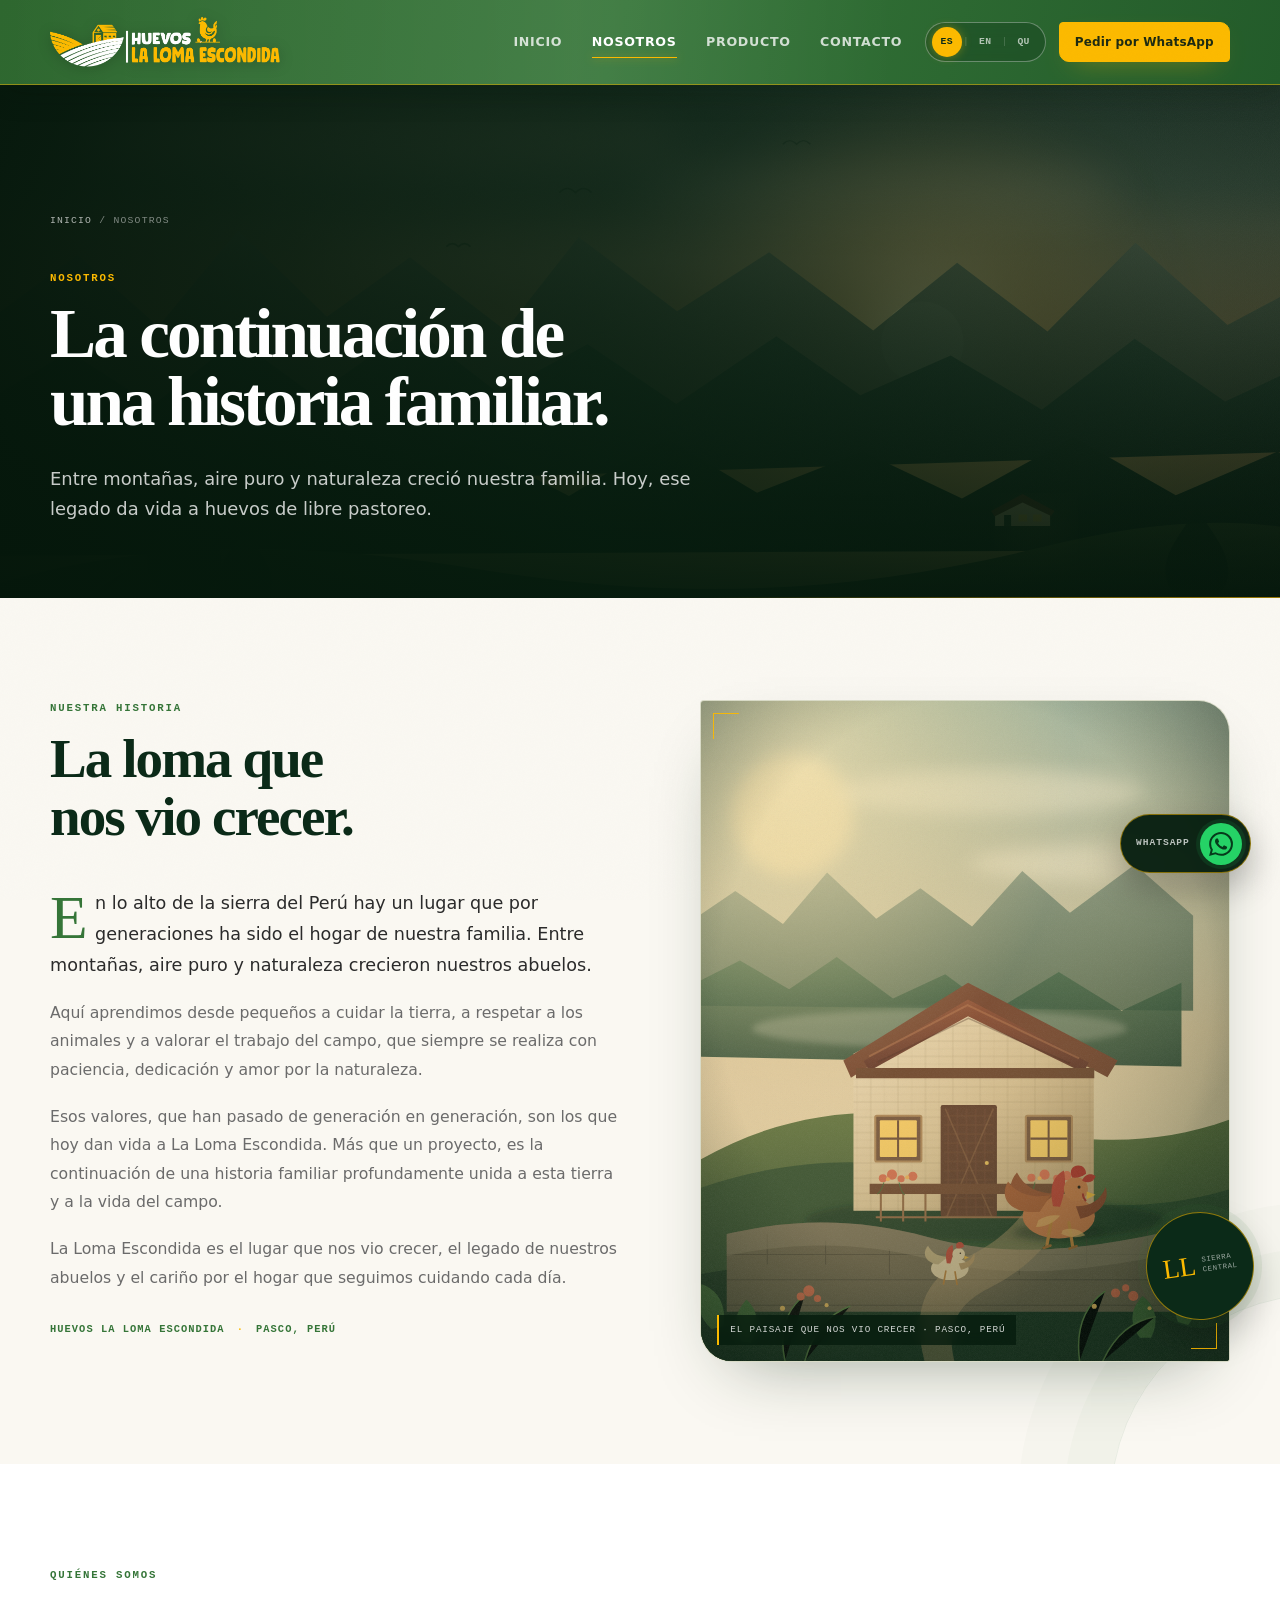
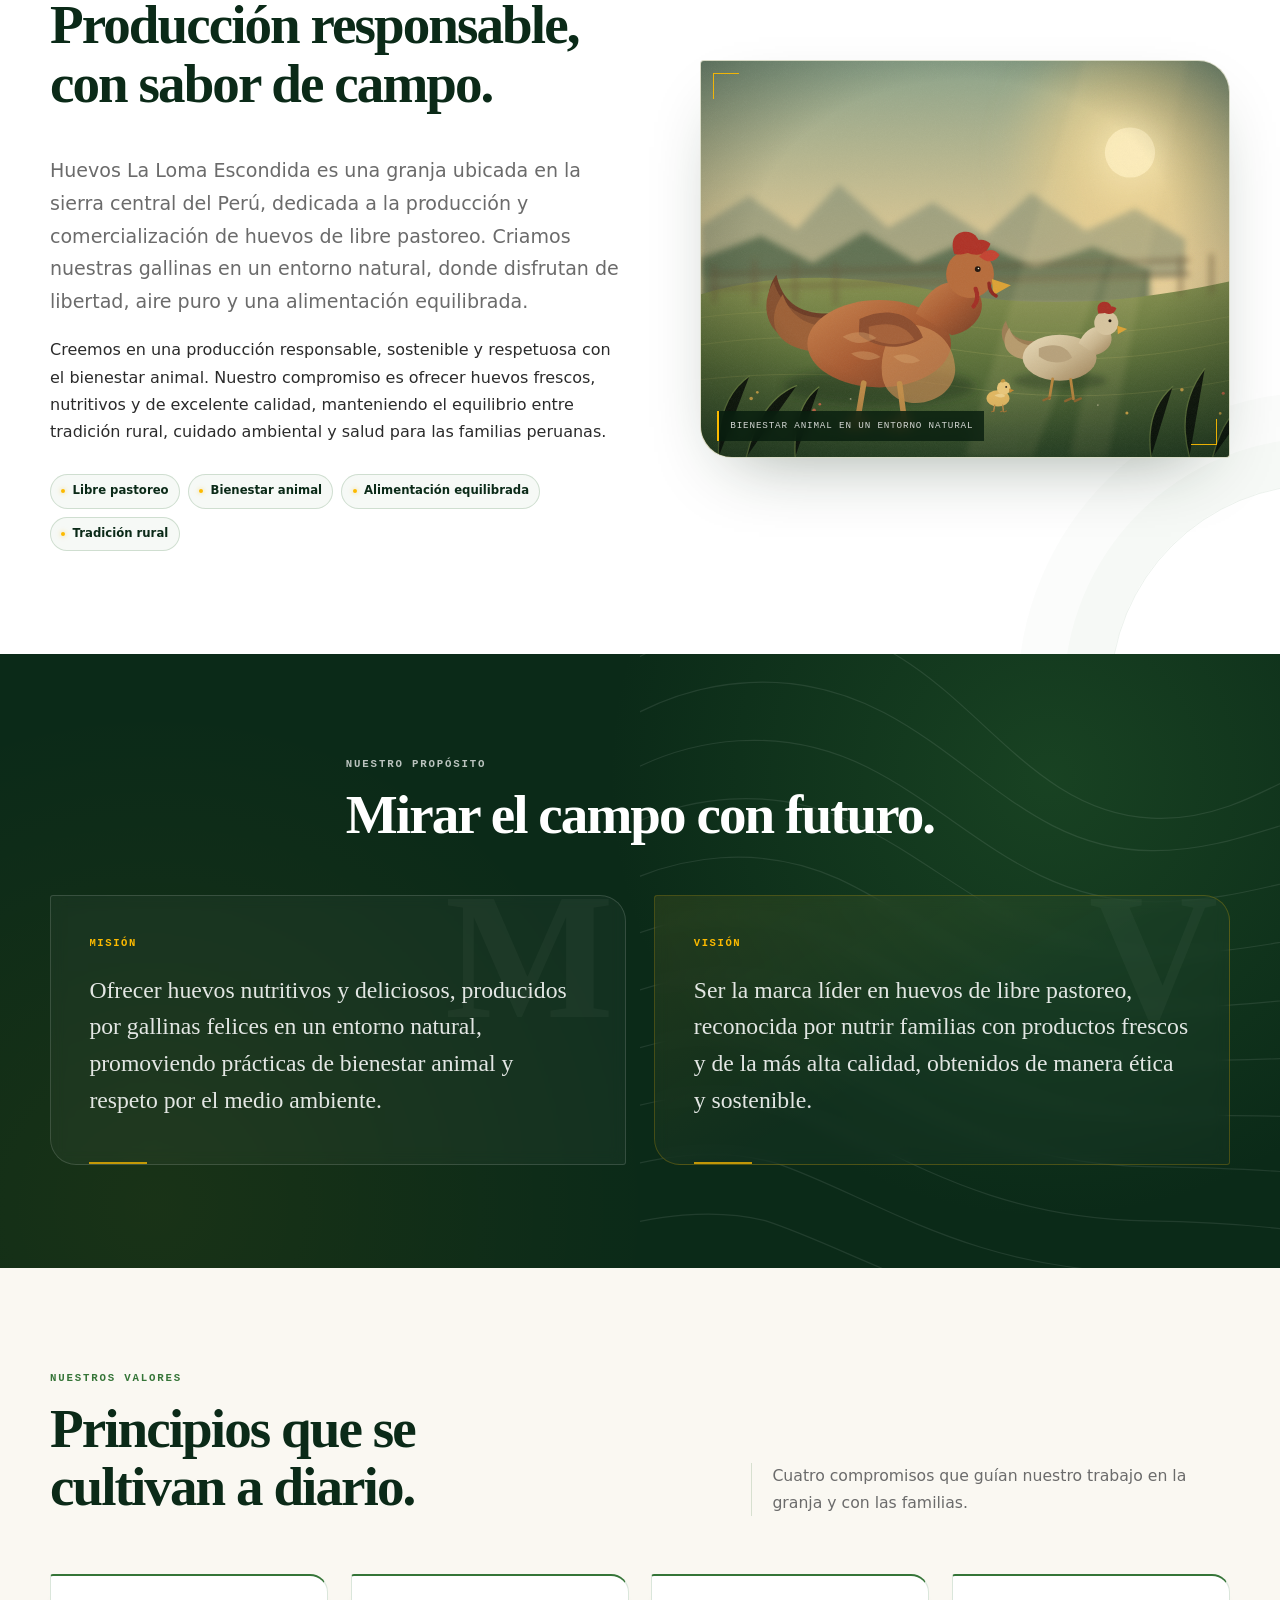
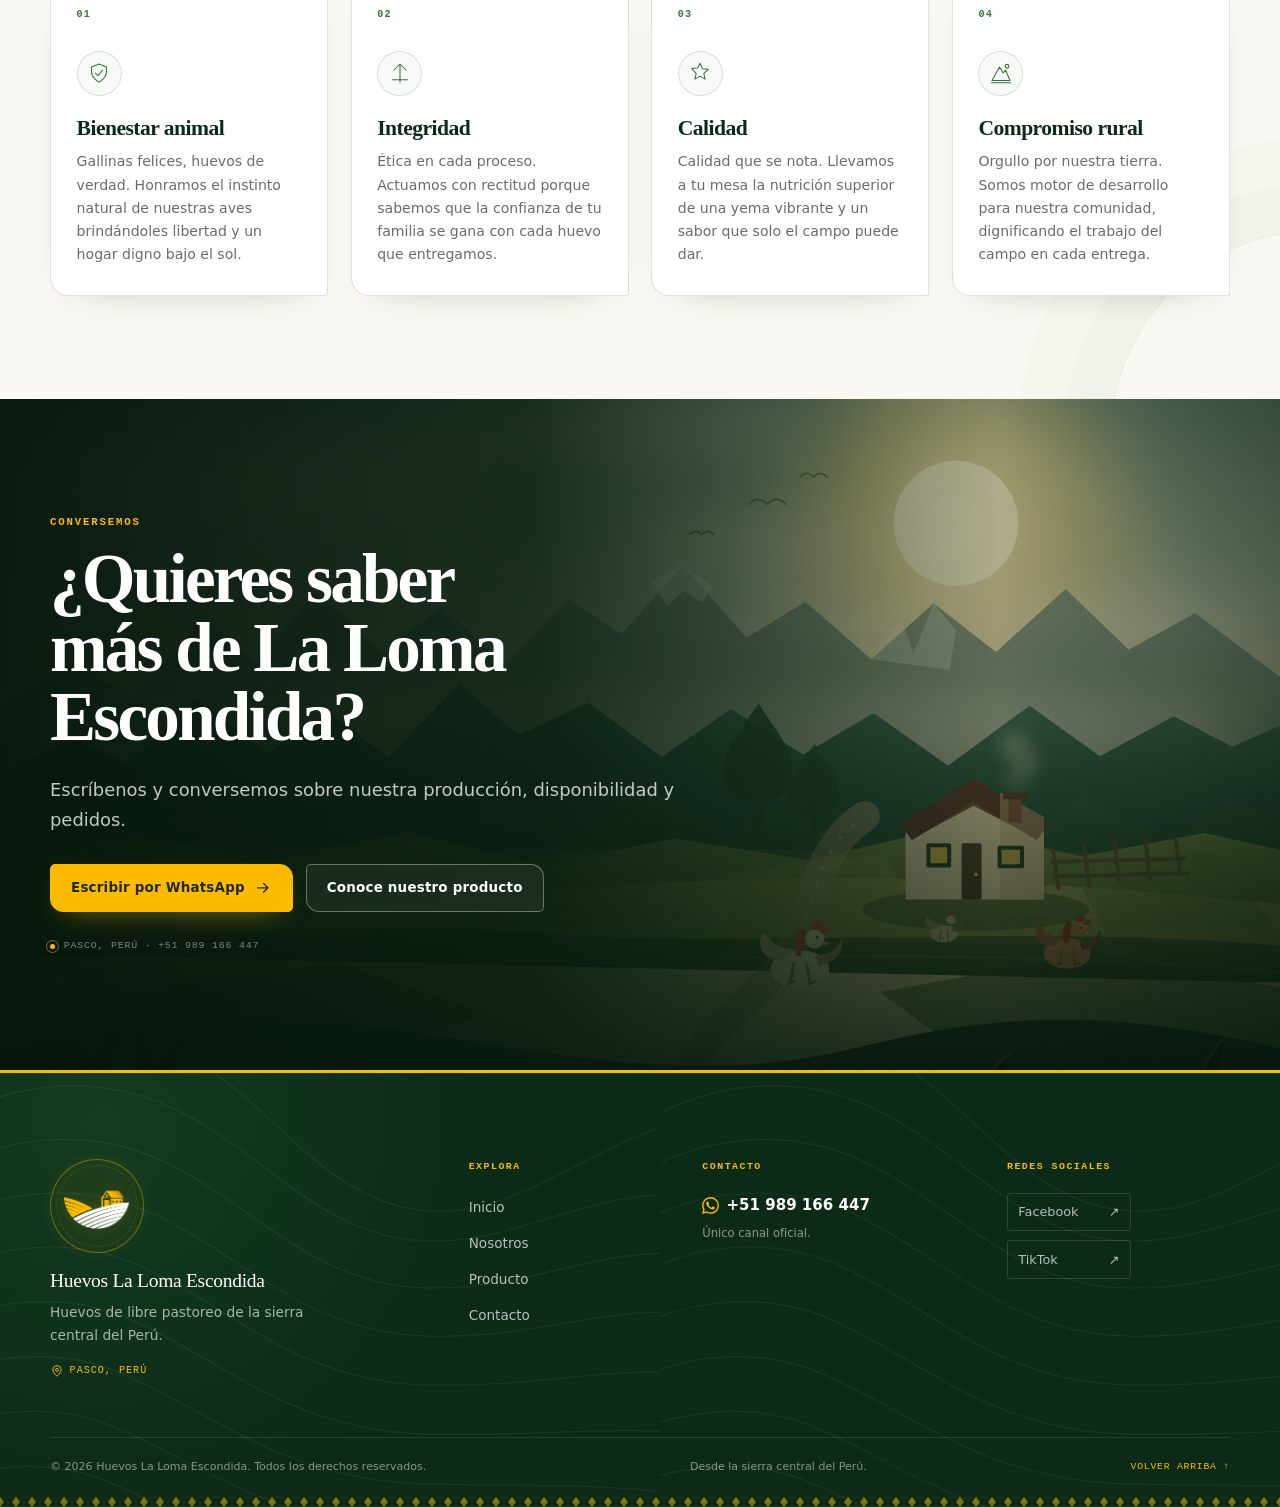
<file: nosotros.html>
<!DOCTYPE html>
<html lang="es">
<head>
  <meta charset="UTF-8">
  <meta name="viewport" content="width=device-width, initial-scale=1.0">
  <meta name="theme-color" content="#357538">
  <meta name="robots" content="index, follow">
  <script>document.documentElement.classList.add("js");</script>
  <meta name="author" content="Huevos La Loma Escondida">
  <meta name="keywords" content="historia Huevos La Loma Escondida, granja de huevos Pasco, libre pastoreo Perú, valores, misión, visión">

  <title data-i18n="meta.about.title">Nuestra historia | Huevos La Loma Escondida</title>
  <meta name="description" data-i18n-content="meta.about.description" content="Conoce la historia familiar, la misión, la visión y los valores de Huevos La Loma Escondida, granja de huevos de libre pastoreo en Pasco, Perú.">

  <meta property="og:type" content="website">
  <meta property="og:site_name" content="Huevos La Loma Escondida">
  <meta property="og:title" content="Nuestra historia | Huevos La Loma Escondida" data-i18n-content="meta.about.title">
  <meta property="og:description" content="Una historia familiar unida a la tierra y a la vida del campo." data-i18n-content="meta.about.description">
  <meta property="og:image" content="img/og-cover.png">
  <meta property="og:image:width" content="1200">
  <meta property="og:image:height" content="630">
  <meta property="og:image:alt" content="Huevos La Loma Escondida, Pasco, Perú">
  <meta property="og:locale" content="es_PE">
  <meta property="og:locale:alternate" content="en_US">
  <meta name="twitter:card" content="summary_large_image">
  <meta name="twitter:title" content="Nuestra historia | Huevos La Loma Escondida">
  <meta name="twitter:description" content="Una historia familiar unida a la tierra y a la vida del campo.">
  <meta name="twitter:image" content="img/og-cover.png">

  <link rel="icon" href="img/favicon.png" type="image/png" sizes="64x64">
  <link rel="apple-touch-icon" href="img/apple-touch-icon.png">
  <link rel="stylesheet" href="css/styles.css">
  <script src="js/main.js" defer onerror="document.documentElement.classList.remove('js')"></script>

  <script type="application/ld+json">
  {
    "@context": "https://schema.org",
    "@type": "AboutPage",
    "name": "Nuestra historia",
    "about": {
      "@type": "Organization",
      "name": "Huevos La Loma Escondida"
    },
    "isPartOf": {
      "@type": "WebSite",
      "name": "Huevos La Loma Escondida"
    }
  }
  </script>
</head>

<body id="top" data-page="about">
  <a class="skip-link" href="#main" data-i18n="a11y.skip">Saltar al contenido</a>

  <header class="site-header" data-header>
    <div class="container header__inner">
      <a class="brand" href="index.html" data-i18n-aria-label="a11y.home" aria-label="Huevos La Loma Escondida, ir al inicio">
        <img class="brand__logo" src="img/logoGG.png" width="3479" height="765" alt="Huevos La Loma Escondida">
      </a>

      <nav class="primary-nav" id="primary-nav" aria-label="Navegación principal" data-i18n-aria-label="a11y.nav" data-nav>
        <ul class="primary-nav__list">
          <li><a class="primary-nav__link" href="index.html" data-i18n="nav.home">Inicio</a></li>
          <li><a class="primary-nav__link is-active" href="nosotros.html" aria-current="page" data-i18n="nav.about">Nosotros</a></li>
          <li><a class="primary-nav__link" href="producto.html" data-i18n="nav.product">Producto</a></li>
          <li><a class="primary-nav__link" href="contacto.html" data-i18n="nav.contact">Contacto</a></li>
        </ul>
        <div class="primary-nav__footer">
          <a class="btn btn--gold btn--block" href="https://wa.me/51989166447?text=Hola%2C%20quiero%20informaci%C3%B3n%20sobre%20los%20huevos%20de%20La%20Loma%20Escondida." target="_blank" rel="noopener noreferrer" data-wa>
            <span data-i18n="cta.whatsapp">Pedir por WhatsApp</span>
            <svg class="icon" viewBox="0 0 24 24" aria-hidden="true"><path fill="currentColor" d="M17.472 14.382c-.297-.149-1.758-.867-2.03-.967-.273-.099-.471-.148-.67.15-.197.297-.767.966-.94 1.164-.173.199-.347.223-.644.075-.297-.15-1.255-.463-2.39-1.475-.883-.788-1.48-1.761-1.653-2.059-.173-.297-.018-.458.13-.606.134-.133.298-.347.446-.52.149-.174.198-.298.298-.497.099-.198.05-.371-.025-.52-.075-.149-.669-1.612-.916-2.207-.242-.579-.487-.5-.669-.51-.173-.008-.371-.01-.57-.01-.198 0-.52.074-.792.372-.272.297-1.04 1.016-1.04 2.479 0 1.462 1.065 2.875 1.213 3.074.149.198 2.096 3.2 5.077 4.487.709.306 1.262.489 1.694.625.712.227 1.36.195 1.871.118.571-.085 1.758-.719 2.006-1.413.248-.694.248-1.289.173-1.413-.074-.124-.272-.198-.57-.347m-5.421 7.403h-.004a9.87 9.87 0 01-5.031-1.378l-.361-.214-3.741.982.998-3.648-.235-.374a9.86 9.86 0 01-1.51-5.26c.001-5.45 4.436-9.884 9.888-9.884 2.64 0 5.122 1.03 6.988 2.898a9.825 9.825 0 012.893 6.994c-.003 5.45-4.437 9.884-9.885 9.884m8.413-18.297A11.815 11.815 0 0012.05 0C5.495 0 .16 5.335.157 11.892c0 2.096.547 4.142 1.588 5.945L.057 24l6.305-1.654a11.882 11.882 0 005.683 1.448h.005c6.554 0 11.89-5.335 11.893-11.893a11.821 11.821 0 00-3.48-8.413Z"/></svg>
          </a>
          <p class="primary-nav__place">Pasco, Perú</p>
        </div>
      </nav>

      <div class="header__actions">
        <div class="lang-switcher" role="group" aria-label="Selector de idioma" data-i18n-aria-label="a11y.lang">
          <button class="lang-switcher__btn is-active" type="button" data-lang-btn="es" aria-pressed="true" aria-label="Español">ES</button>
          <span class="lang-switcher__sep" aria-hidden="true">|</span>
          <button class="lang-switcher__btn" type="button" data-lang-btn="en" aria-pressed="false" aria-label="English">EN</button>
          <span class="lang-switcher__sep" aria-hidden="true">|</span>
          <button class="lang-switcher__btn" type="button" data-lang-btn="qu" aria-pressed="false" aria-label="Quechua">QU</button>
        </div>
        <a class="btn btn--gold btn--sm header__cta" href="https://wa.me/51989166447?text=Hola%2C%20quiero%20informaci%C3%B3n%20sobre%20los%20huevos%20de%20La%20Loma%20Escondida." target="_blank" rel="noopener noreferrer" data-wa>
          <span data-i18n="cta.whatsapp">Pedir por WhatsApp</span>
        </a>
        <button class="menu-toggle" type="button" aria-expanded="false" aria-controls="primary-nav" aria-label="Abrir menú" data-i18n-aria-label="a11y.menuOpen" data-menu-toggle>
          <span class="menu-toggle__bars" aria-hidden="true"><span></span><span></span><span></span></span>
        </button>
      </div>
    </div>

    <div class="lang-note" data-lang-note hidden>
      <div class="container lang-note__inner">
        <span class="lang-note__dot" aria-hidden="true"></span>
        <span data-i18n="lang.note">Traducción al quechua en revisión</span>
        <span class="lang-note__detail" data-i18n="lang.noteDetail">Los textos extensos se mantienen en español mientras se valida su traducción.</span>
      </div>
    </div>
  </header>

  <main id="main">
    <!-- ============================================================
         PORTADA INTERNA
         Imagen referencial: reemplazar por foto real de la sierra.
         ============================================================ -->
    <section class="page-hero" aria-labelledby="page-title">
      <img class="page-hero__media" src="img/sierra-atardecer.svg" width="1600" height="900" alt="Montañas de la sierra peruana al atardecer" data-i18n-alt="alt.sierra" fetchpriority="high">
      <div class="page-hero__overlay" aria-hidden="true"></div>
      <div class="container page-hero__inner">
        <nav class="breadcrumb" aria-label="Migas de pan" data-i18n-aria-label="a11y.breadcrumb">
          <a href="index.html" data-i18n="nav.home">Inicio</a>
          <span aria-hidden="true">/</span>
          <span aria-current="page" data-i18n="nav.about">Nosotros</span>
        </nav>
        <p class="eyebrow eyebrow--light" data-i18n="about.hero.eyebrow">Nosotros</p>
        <h1 class="page-hero__title" id="page-title" data-i18n="about.hero.title">La continuación de una historia familiar.</h1>
        <p class="page-hero__lead" data-i18n="about.hero.lead">Entre montañas, aire puro y naturaleza creció nuestra familia. Hoy, ese legado da vida a huevos de libre pastoreo.</p>
      </div>
    </section>

    <!-- ============================================================
         NUESTRA HISTORIA (texto íntegro de la marca)
         ============================================================ -->
    <section class="section section--cream" id="historia">
      <div class="container split split--history">
        <div class="split__copy">
          <p class="eyebrow" data-i18n="about.story.eyebrow">Nuestra historia</p>
          <h2 class="section-title" data-i18n="about.story.title">La loma que nos vio crecer.</h2>
          <div class="story-prose">
            <p class="lead" data-i18n="about.story.p1">En lo alto de la sierra del Perú hay un lugar que por generaciones ha sido el hogar de nuestra familia. Entre montañas, aire puro y naturaleza crecieron nuestros abuelos.</p>
            <p data-i18n="about.story.p2">Aquí aprendimos desde pequeños a cuidar la tierra, a respetar a los animales y a valorar el trabajo del campo, que siempre se realiza con paciencia, dedicación y amor por la naturaleza.</p>
            <p data-i18n="about.story.p3">Esos valores, que han pasado de generación en generación, son los que hoy dan vida a La Loma Escondida. Más que un proyecto, es la continuación de una historia familiar profundamente unida a esta tierra y a la vida del campo.</p>
            <p data-i18n="about.story.p4">La Loma Escondida es el lugar que nos vio crecer, el legado de nuestros abuelos y el cariño por el hogar que seguimos cuidando cada día.</p>
          </div>
          <p class="story-signature">Huevos La Loma Escondida <span aria-hidden="true">·</span> Pasco, Perú</p>
        </div>

        <div class="split__media">
          <figure class="media-frame media-frame--portrait reveal">
            <!-- REEMPLAZAR: usar una fotografía real del hogar familiar o del paisaje de la granja. -->
            <img src="img/nosotros-historia.svg" width="1100" height="1300" alt="Casa de adobe y piedra con flores y gallinas en la sierra peruana" data-i18n-alt="alt.house" loading="lazy" decoding="async">
            <figcaption data-i18n="about.story.caption">El paisaje que nos vio crecer · Pasco, Perú</figcaption>
            <span class="media-frame__corner media-frame__corner--tl" aria-hidden="true"></span>
            <span class="media-frame__corner media-frame__corner--br" aria-hidden="true"></span>
          </figure>
          <div class="story-badge" aria-hidden="true">
            <span class="story-badge__mark">LL</span>
            <span class="story-badge__text" data-i18n="about.story.badge">Sierra<br>central</span>
          </div>
        </div>
      </div>
    </section>

    <!-- ============================================================
         QUIÉNES SOMOS
         ============================================================ -->
    <section class="section section--white" id="quienes-somos">
      <div class="container split split--reverse">
        <figure class="split__media media-frame media-frame--landscape reveal">
          <!-- REEMPLAZAR: usar una fotografía real de las gallinas de la granja. -->
          <img src="img/gallinas-libre.svg" width="1200" height="900" alt="Gallinas de libre pastoreo entre pasto y flores silvestres" data-i18n-alt="alt.chickens" loading="lazy" decoding="async">
          <figcaption data-i18n="about.who.caption">Bienestar animal en un entorno natural</figcaption>
          <span class="media-frame__corner media-frame__corner--tl" aria-hidden="true"></span>
          <span class="media-frame__corner media-frame__corner--br" aria-hidden="true"></span>
        </figure>

        <div class="split__copy">
          <p class="eyebrow" data-i18n="about.who.eyebrow">Quiénes somos</p>
          <h2 class="section-title" data-i18n="about.who.title">Producción responsable, con sabor de campo.</h2>
          <p class="lead" data-i18n="about.who.p1">Huevos La Loma Escondida es una granja ubicada en la sierra central del Perú, dedicada a la producción y comercialización de huevos de libre pastoreo. Criamos nuestras gallinas en un entorno natural, donde disfrutan de libertad, aire puro y una alimentación equilibrada.</p>
          <p data-i18n="about.who.p2">Creemos en una producción responsable, sostenible y respetuosa con el bienestar animal. Nuestro compromiso es ofrecer huevos frescos, nutritivos y de excelente calidad, manteniendo el equilibrio entre tradición rural, cuidado ambiental y salud para las familias peruanas.</p>

          <ul class="pillar-chips" aria-label="Pilares de nuestra producción" data-i18n-aria-label="a11y.productionPillars">
            <li><span class="pillar-chips__dot" aria-hidden="true"></span><span data-i18n="about.who.chip1">Libre pastoreo</span></li>
            <li><span class="pillar-chips__dot" aria-hidden="true"></span><span data-i18n="about.who.chip2">Bienestar animal</span></li>
            <li><span class="pillar-chips__dot" aria-hidden="true"></span><span data-i18n="about.who.chip3">Alimentación equilibrada</span></li>
            <li><span class="pillar-chips__dot" aria-hidden="true"></span><span data-i18n="about.who.chip4">Tradición rural</span></li>
          </ul>
        </div>
      </div>
    </section>

    <!-- ============================================================
         MISIÓN Y VISIÓN
         ============================================================ -->
    <section class="section section--ink purpose-section" id="mision-vision">
      <div class="container">
        <header class="section-head section-head--center">
          <div>
            <p class="eyebrow eyebrow--light" data-i18n="about.purpose.eyebrow">Nuestro propósito</p>
            <h2 class="section-title" data-i18n="about.purpose.title">Mirar el campo con futuro.</h2>
          </div>
        </header>

        <div class="purpose-grid">
          <article class="purpose-card reveal">
            <span class="purpose-card__letter" aria-hidden="true">M</span>
            <p class="purpose-card__label" data-i18n="about.mission.label">Misión</p>
            <p class="purpose-card__text" data-i18n="about.mission.text">Ofrecer huevos nutritivos y deliciosos, producidos por gallinas felices en un entorno natural, promoviendo prácticas de bienestar animal y respeto por el medio ambiente.</p>
            <span class="purpose-card__line" aria-hidden="true"></span>
          </article>

          <article class="purpose-card purpose-card--gold reveal">
            <span class="purpose-card__letter" aria-hidden="true">V</span>
            <p class="purpose-card__label" data-i18n="about.vision.label">Visión</p>
            <p class="purpose-card__text" data-i18n="about.vision.text">Ser la marca líder en huevos de libre pastoreo, reconocida por nutrir familias con productos frescos y de la más alta calidad, obtenidos de manera ética y sostenible.</p>
            <span class="purpose-card__line" aria-hidden="true"></span>
          </article>
        </div>
      </div>
    </section>

    <!-- ============================================================
         VALORES
         ============================================================ -->
    <section class="section section--cream" id="valores">
      <div class="container">
        <header class="section-head">
          <div>
            <p class="eyebrow" data-i18n="about.values.eyebrow">Nuestros valores</p>
            <h2 class="section-title" data-i18n="about.values.title">Principios que se cultivan a diario.</h2>
          </div>
          <p class="section-head__lead" data-i18n="about.values.lead">Cuatro compromisos que guían nuestro trabajo en la granja y con las familias.</p>
        </header>

        <div class="values-grid">
          <article class="value-card value-card--large reveal">
            <span class="value-card__number" aria-hidden="true">01</span>
            <div class="value-card__icon" aria-hidden="true">
              <svg viewBox="0 0 32 32"><path d="M16 28s10-5 10-14V8L16 4 6 8v6c0 9 10 14 10 14z"/><path d="M11 16l3.5 3.5L21 12"/></svg>
            </div>
            <h3 data-i18n="value.animal.title">Bienestar animal</h3>
            <p data-i18n="value.animal.text">Gallinas felices, huevos de verdad. Honramos el instinto natural de nuestras aves brindándoles libertad y un hogar digno bajo el sol.</p>
          </article>
          <article class="value-card value-card--large reveal">
            <span class="value-card__number" aria-hidden="true">02</span>
            <div class="value-card__icon" aria-hidden="true">
              <svg viewBox="0 0 32 32"><path d="M16 4v24M8 12l8-8 8 8"/><path d="M6 25h20"/></svg>
            </div>
            <h3 data-i18n="value.integrity.title">Integridad</h3>
            <p data-i18n="value.integrity.text">Ética en cada proceso. Actuamos con rectitud porque sabemos que la confianza de tu familia se gana con cada huevo que entregamos.</p>
          </article>
          <article class="value-card value-card--large reveal">
            <span class="value-card__number" aria-hidden="true">03</span>
            <div class="value-card__icon" aria-hidden="true">
              <svg viewBox="0 0 32 32"><path d="M16 3l3.2 7.3 7.8.8-5.9 5.4 1.7 7.7-6.8-4.1-6.8 4.1 1.7-7.7L5 10.1l7.8-.8z"/></svg>
            </div>
            <h3 data-i18n="value.quality.title">Calidad</h3>
            <p data-i18n="value.quality.text">Calidad que se nota. Llevamos a tu mesa la nutrición superior de una yema vibrante y un sabor que solo el campo puede dar.</p>
          </article>
          <article class="value-card value-card--large reveal">
            <span class="value-card__number" aria-hidden="true">04</span>
            <div class="value-card__icon" aria-hidden="true">
              <svg viewBox="0 0 32 32"><path d="M4 26L14 8l5 8 3-4 6 14z"/><path d="M3 29h26"/><circle cx="24" cy="7" r="2.5"/></svg>
            </div>
            <h3 data-i18n="value.rural.title">Compromiso rural</h3>
            <p data-i18n="value.rural.text">Orgullo por nuestra tierra. Somos motor de desarrollo para nuestra comunidad, dignificando el trabajo del campo en cada entrega.</p>
          </article>
        </div>
      </div>
    </section>

    <!-- ============================================================
         CTA
         ============================================================ -->
    <section class="cta-section cta-section--short" aria-labelledby="about-cta-title">
      <img class="cta-section__media" src="img/hero-sierra.svg" width="1600" height="1100" alt="" aria-hidden="true" loading="lazy">
      <div class="cta-section__overlay" aria-hidden="true"></div>
      <div class="container cta-section__inner">
        <p class="eyebrow eyebrow--light" data-i18n="about.cta.eyebrow">Conversemos</p>
        <h2 class="cta-section__title" id="about-cta-title" data-i18n="about.cta.title">¿Quieres saber más de La Loma Escondida?</h2>
        <p class="cta-section__text" data-i18n="about.cta.text">Escríbenos y conversemos sobre nuestra producción, disponibilidad y pedidos.</p>
        <div class="cta-section__actions">
          <a class="btn btn--gold" href="https://wa.me/51989166447?text=Hola%2C%20quiero%20informaci%C3%B3n%20sobre%20los%20huevos%20de%20La%20Loma%20Escondida." target="_blank" rel="noopener noreferrer" data-wa>
            <span data-i18n="about.cta.button">Escribir por WhatsApp</span>
            <svg class="icon" viewBox="0 0 24 24" aria-hidden="true"><path fill="none" stroke="currentColor" stroke-width="1.8" stroke-linecap="round" stroke-linejoin="round" d="M5 12h14M13 6l6 6-6 6"/></svg>
          </a>
          <a class="btn btn--ghost-light" href="producto.html">
            <span data-i18n="cta.product">Conoce nuestro producto</span>
          </a>
        </div>
        <p class="cta-section__meta"><span class="cta-section__pulse" aria-hidden="true"></span>Pasco, Perú · +51 989 166 447</p>
      </div>
    </section>
  </main>

  <footer class="site-footer">
    <div class="container">
      <div class="footer__grid">
        <div class="footer__brand">
          <a class="footer__seal" href="index.html" data-i18n-aria-label="a11y.footerLogo" aria-label="Volver al inicio de Huevos La Loma Escondida">
            <img src="img/logoG.png" width="1133" height="765" alt="Emblema de Huevos La Loma Escondida" loading="lazy">
          </a>
          <p class="footer__name">Huevos La Loma Escondida</p>
          <p class="footer__tagline" data-i18n="footer.tagline">Huevos de libre pastoreo de la sierra central del Perú.</p>
          <p class="footer__place"><svg class="icon" viewBox="0 0 24 24" aria-hidden="true"><path fill="none" stroke="currentColor" stroke-width="1.6" d="M12 21s7-6.1 7-11a7 7 0 10-14 0c0 4.9 7 11 7 11z"/><circle cx="12" cy="10" r="2.5" fill="none" stroke="currentColor" stroke-width="1.6"/></svg>Pasco, Perú</p>
        </div>
        <nav class="footer__nav" aria-label="Navegación del pie de página" data-i18n-aria-label="a11y.footerNav">
          <h2 class="footer__heading" data-i18n="footer.explore">Explora</h2>
          <ul>
            <li><a href="index.html" data-i18n="nav.home">Inicio</a></li>
            <li><a href="nosotros.html" data-i18n="nav.about">Nosotros</a></li>
            <li><a href="producto.html" data-i18n="nav.product">Producto</a></li>
            <li><a href="contacto.html" data-i18n="nav.contact">Contacto</a></li>
          </ul>
        </nav>
        <div class="footer__contact">
          <h2 class="footer__heading" data-i18n="footer.contact">Contacto</h2>
          <a class="footer__wa" href="https://wa.me/51989166447?text=Hola%2C%20quiero%20informaci%C3%B3n%20sobre%20los%20huevos%20de%20La%20Loma%20Escondida." target="_blank" rel="noopener noreferrer" data-wa>
            <svg class="icon" viewBox="0 0 24 24" aria-hidden="true"><path fill="currentColor" d="M17.472 14.382c-.297-.149-1.758-.867-2.03-.967-.273-.099-.471-.148-.67.15-.197.297-.767.966-.94 1.164-.173.199-.347.223-.644.075-.297-.15-1.255-.463-2.39-1.475-.883-.788-1.48-1.761-1.653-2.059-.173-.297-.018-.458.13-.606.134-.133.298-.347.446-.52.149-.174.198-.298.298-.497.099-.198.05-.371-.025-.52-.075-.149-.669-1.612-.916-2.207-.242-.579-.487-.5-.669-.51-.173-.008-.371-.01-.57-.01-.198 0-.52.074-.792.372-.272.297-1.04 1.016-1.04 2.479 0 1.462 1.065 2.875 1.213 3.074.149.198 2.096 3.2 5.077 4.487.709.306 1.262.489 1.694.625.712.227 1.36.195 1.871.118.571-.085 1.758-.719 2.006-1.413.248-.694.248-1.289.173-1.413-.074-.124-.272-.198-.57-.347m-5.421 7.403h-.004a9.87 9.87 0 01-5.031-1.378l-.361-.214-3.741.982.998-3.648-.235-.374a9.86 9.86 0 01-1.51-5.26c.001-5.45 4.436-9.884 9.888-9.884 2.64 0 5.122 1.03 6.988 2.898a9.825 9.825 0 012.893 6.994c-.003 5.45-4.437 9.884-9.885 9.884m8.413-18.297A11.815 11.815 0 0012.05 0C5.495 0 .16 5.335.157 11.892c0 2.096.547 4.142 1.588 5.945L.057 24l6.305-1.654a11.882 11.882 0 005.683 1.448h.005c6.554 0 11.89-5.335 11.893-11.893a11.821 11.821 0 00-3.48-8.413Z"/></svg>
            <span>+51 989 166 447</span>
          </a>
          <p class="footer__official" data-i18n="footer.official">Único canal oficial.</p>
          <!-- CORREO ELECTRÓNICO (FUTURO): no incluir un correo inventado.
               Cuando exista uno oficial, agrégalo aquí y en contacto.html como un nuevo enlace. -->
        </div>
        <div class="footer__social">
          <h2 class="footer__heading" data-i18n="footer.social">Redes sociales</h2>
          <div class="footer__social-links">
            <!-- Reemplazar con el enlace real de Facebook -->
            <a href="#" data-placeholder-link data-i18n-aria-label="a11y.facebook" aria-label="Facebook, enlace pendiente de actualizar">
              <span>Facebook</span><span aria-hidden="true">↗</span>
            </a>
            <!-- Reemplazar con el enlace real de TikTok -->
            <a href="#" data-placeholder-link data-i18n-aria-label="a11y.tiktok" aria-label="TikTok, enlace pendiente de actualizar">
              <span>TikTok</span><span aria-hidden="true">↗</span>
            </a>
          </div>
        </div>
      </div>
      <div class="footer__bottom">
        <p>© <span data-year>2026</span> Huevos La Loma Escondida. <span data-i18n="footer.rights">Todos los derechos reservados.</span></p>
        <p data-i18n="footer.made">Desde la sierra central del Perú.</p>
        <a class="footer__top" href="#top" data-i18n="footer.top">Volver arriba ↑</a>
      </div>
    </div>
    <div class="footer__andean" aria-hidden="true"></div>
  </footer>

  <a class="wa-float" href="https://wa.me/51989166447?text=Hola%2C%20quiero%20informaci%C3%B3n%20sobre%20los%20huevos%20de%20La%20Loma%20Escondida." target="_blank" rel="noopener noreferrer" data-i18n-aria-label="a11y.wa" aria-label="Pedir información por WhatsApp" data-wa>
    <span class="wa-float__label">WhatsApp</span>
    <span class="wa-float__icon" aria-hidden="true">
      <svg viewBox="0 0 24 24"><path fill="currentColor" d="M17.472 14.382c-.297-.149-1.758-.867-2.03-.967-.273-.099-.471-.148-.67.15-.197.297-.767.966-.94 1.164-.173.199-.347.223-.644.075-.297-.15-1.255-.463-2.39-1.475-.883-.788-1.48-1.761-1.653-2.059-.173-.297-.018-.458.13-.606.134-.133.298-.347.446-.52.149-.174.198-.298.298-.497.099-.198.05-.371-.025-.52-.075-.149-.669-1.612-.916-2.207-.242-.579-.487-.5-.669-.51-.173-.008-.371-.01-.57-.01-.198 0-.52.074-.792.372-.272.297-1.04 1.016-1.04 2.479 0 1.462 1.065 2.875 1.213 3.074.149.198 2.096 3.2 5.077 4.487.709.306 1.262.489 1.694.625.712.227 1.36.195 1.871.118.571-.085 1.758-.719 2.006-1.413.248-.694.248-1.289.173-1.413-.074-.124-.272-.198-.57-.347m-5.421 7.403h-.004a9.87 9.87 0 01-5.031-1.378l-.361-.214-3.741.982.998-3.648-.235-.374a9.86 9.86 0 01-1.51-5.26c.001-5.45 4.436-9.884 9.888-9.884 2.64 0 5.122 1.03 6.988 2.898a9.825 9.825 0 012.893 6.994c-.003 5.45-4.437 9.884-9.885 9.884m8.413-18.297A11.815 11.815 0 0012.05 0C5.495 0 .16 5.335.157 11.892c0 2.096.547 4.142 1.588 5.945L.057 24l6.305-1.654a11.882 11.882 0 005.683 1.448h.005c6.554 0 11.89-5.335 11.893-11.893a11.821 11.821 0 00-3.48-8.413Z"/></svg>
    </span>
  </a>

  <div class="lang-status" id="lang-status" role="status" aria-live="polite"></div>
</body>
</html>
</file>
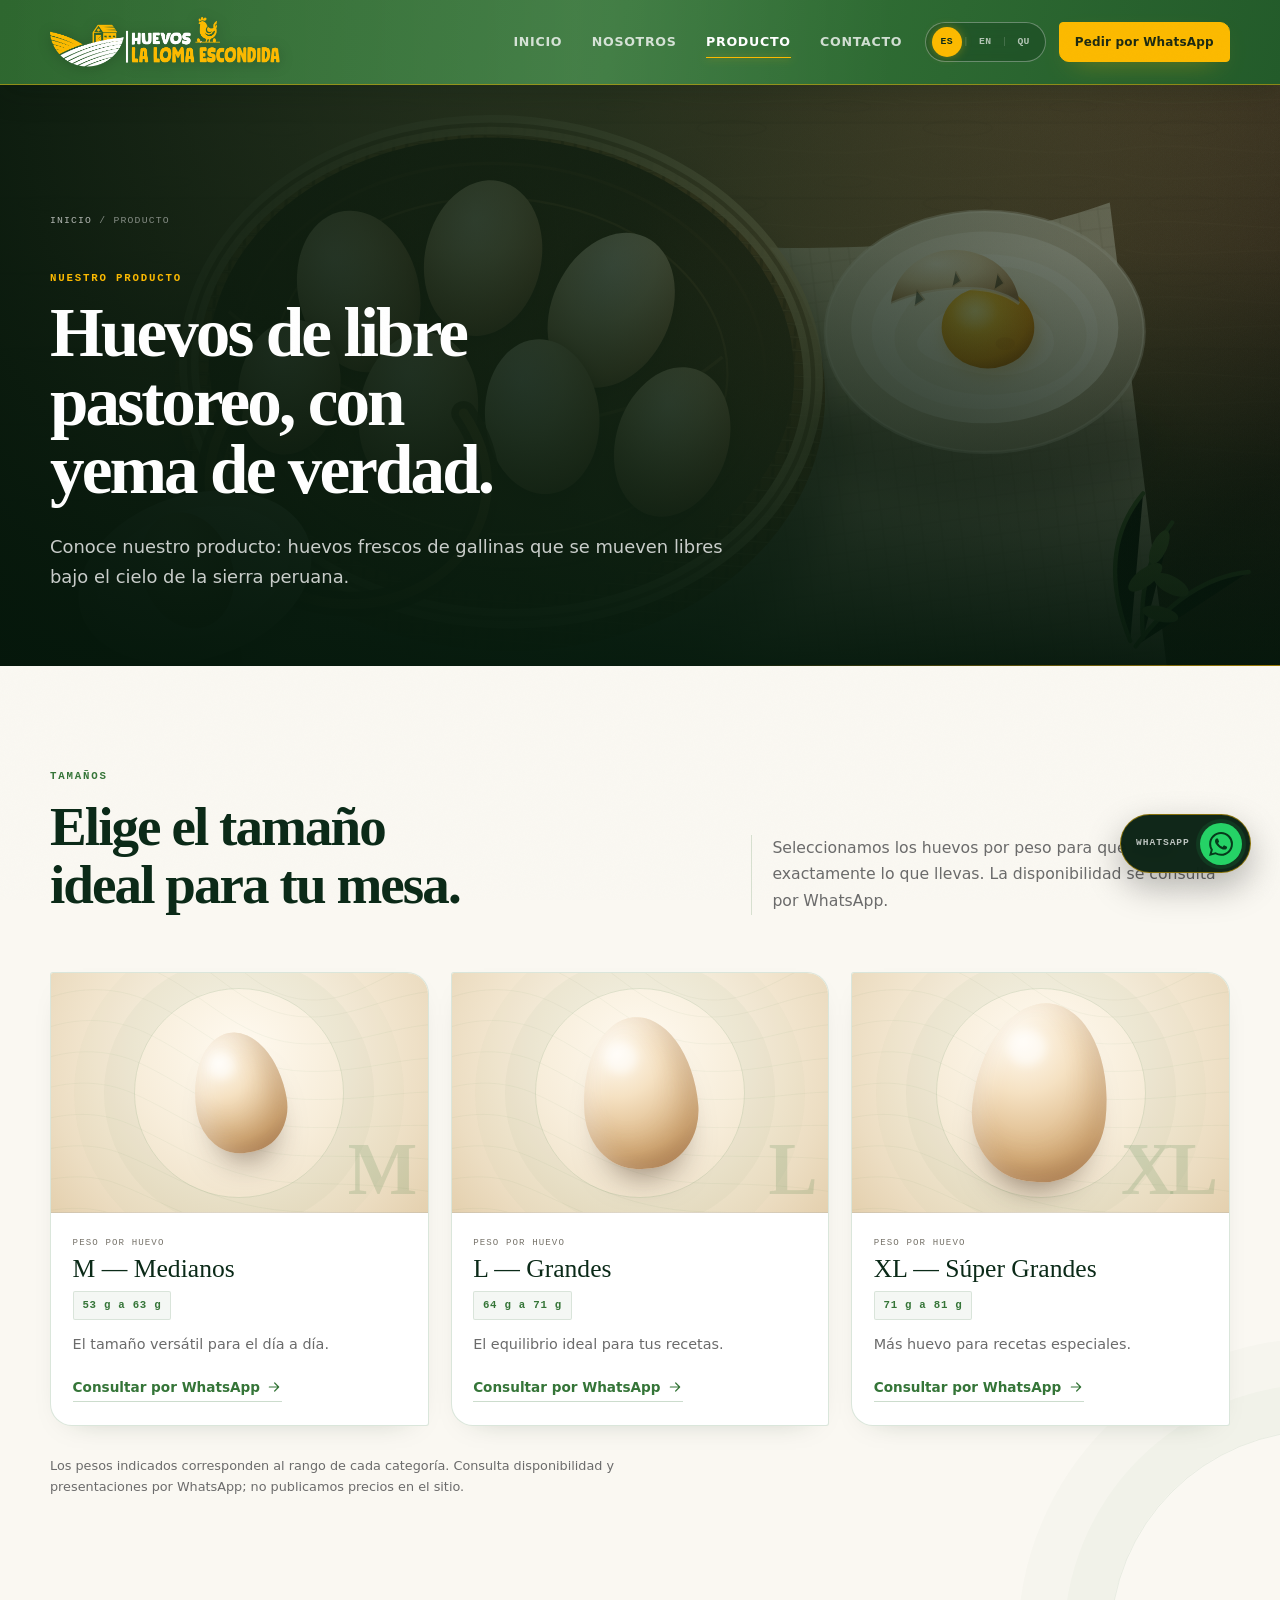
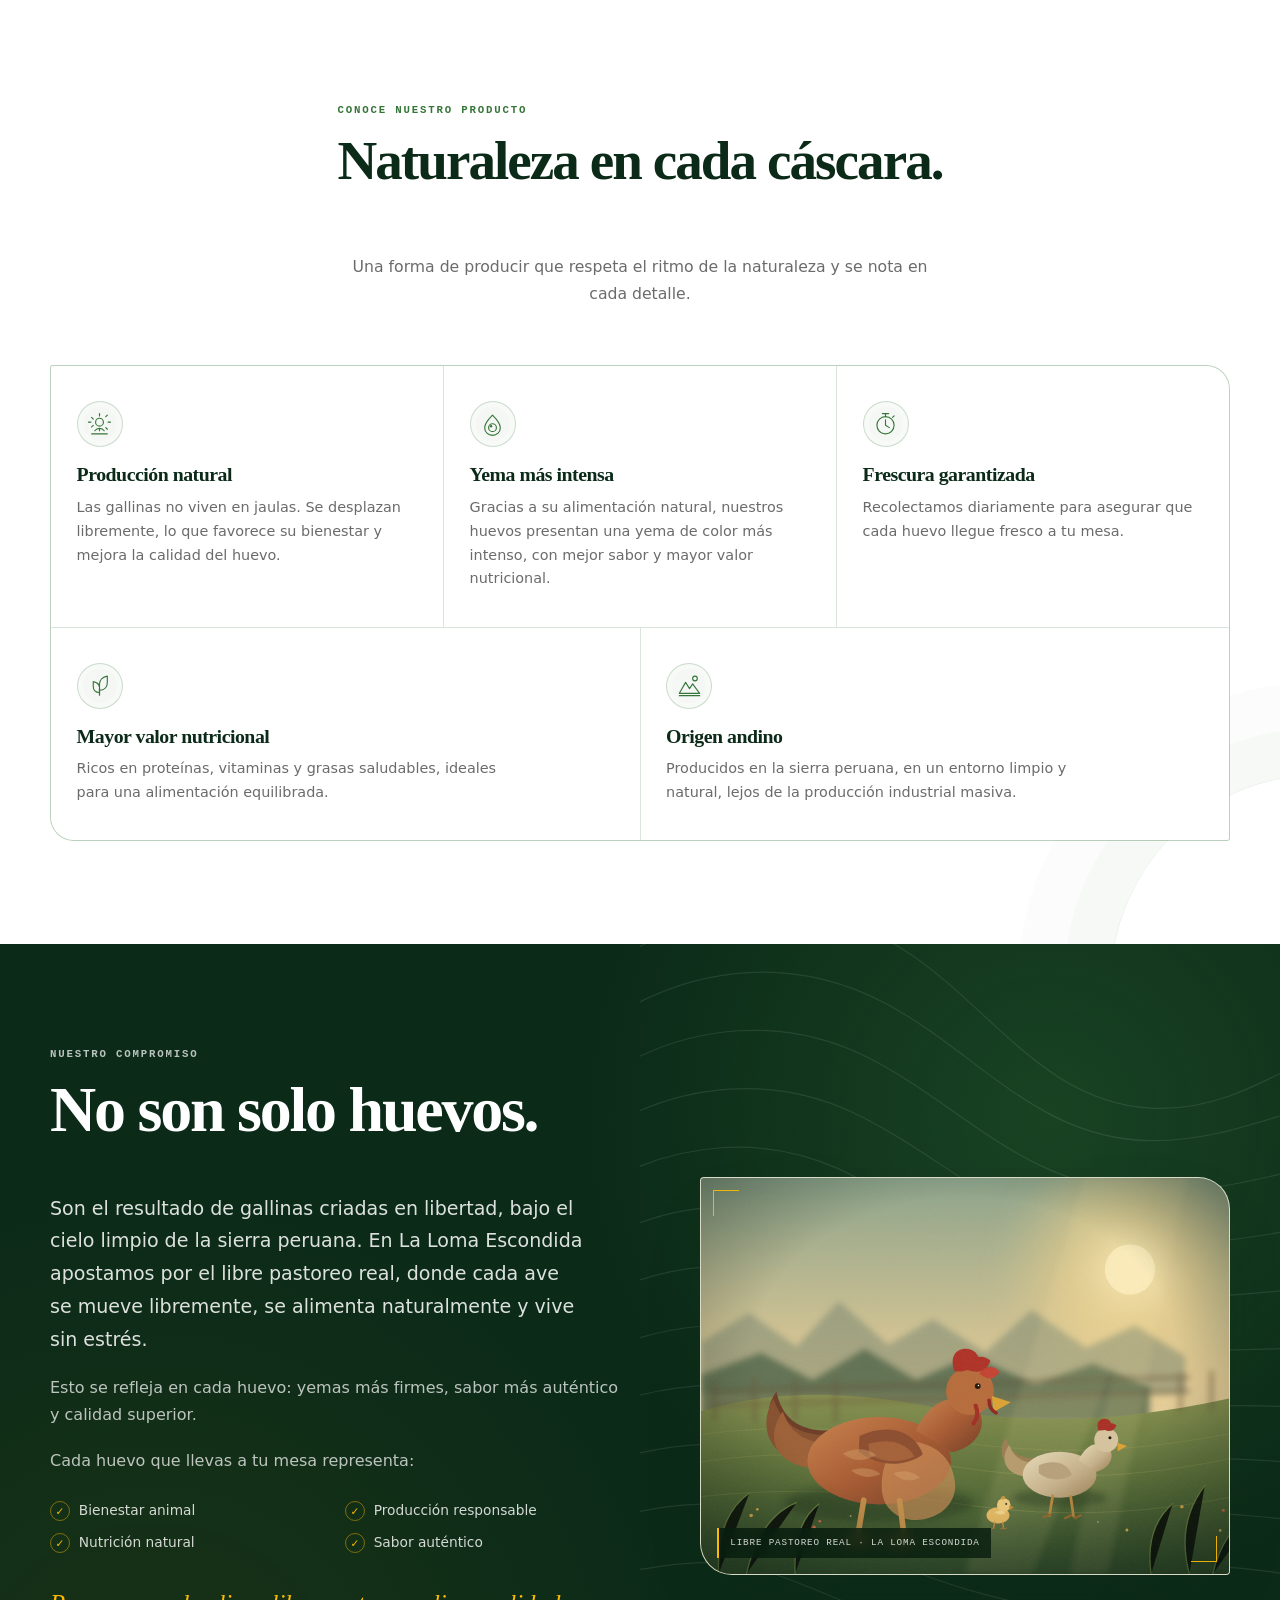
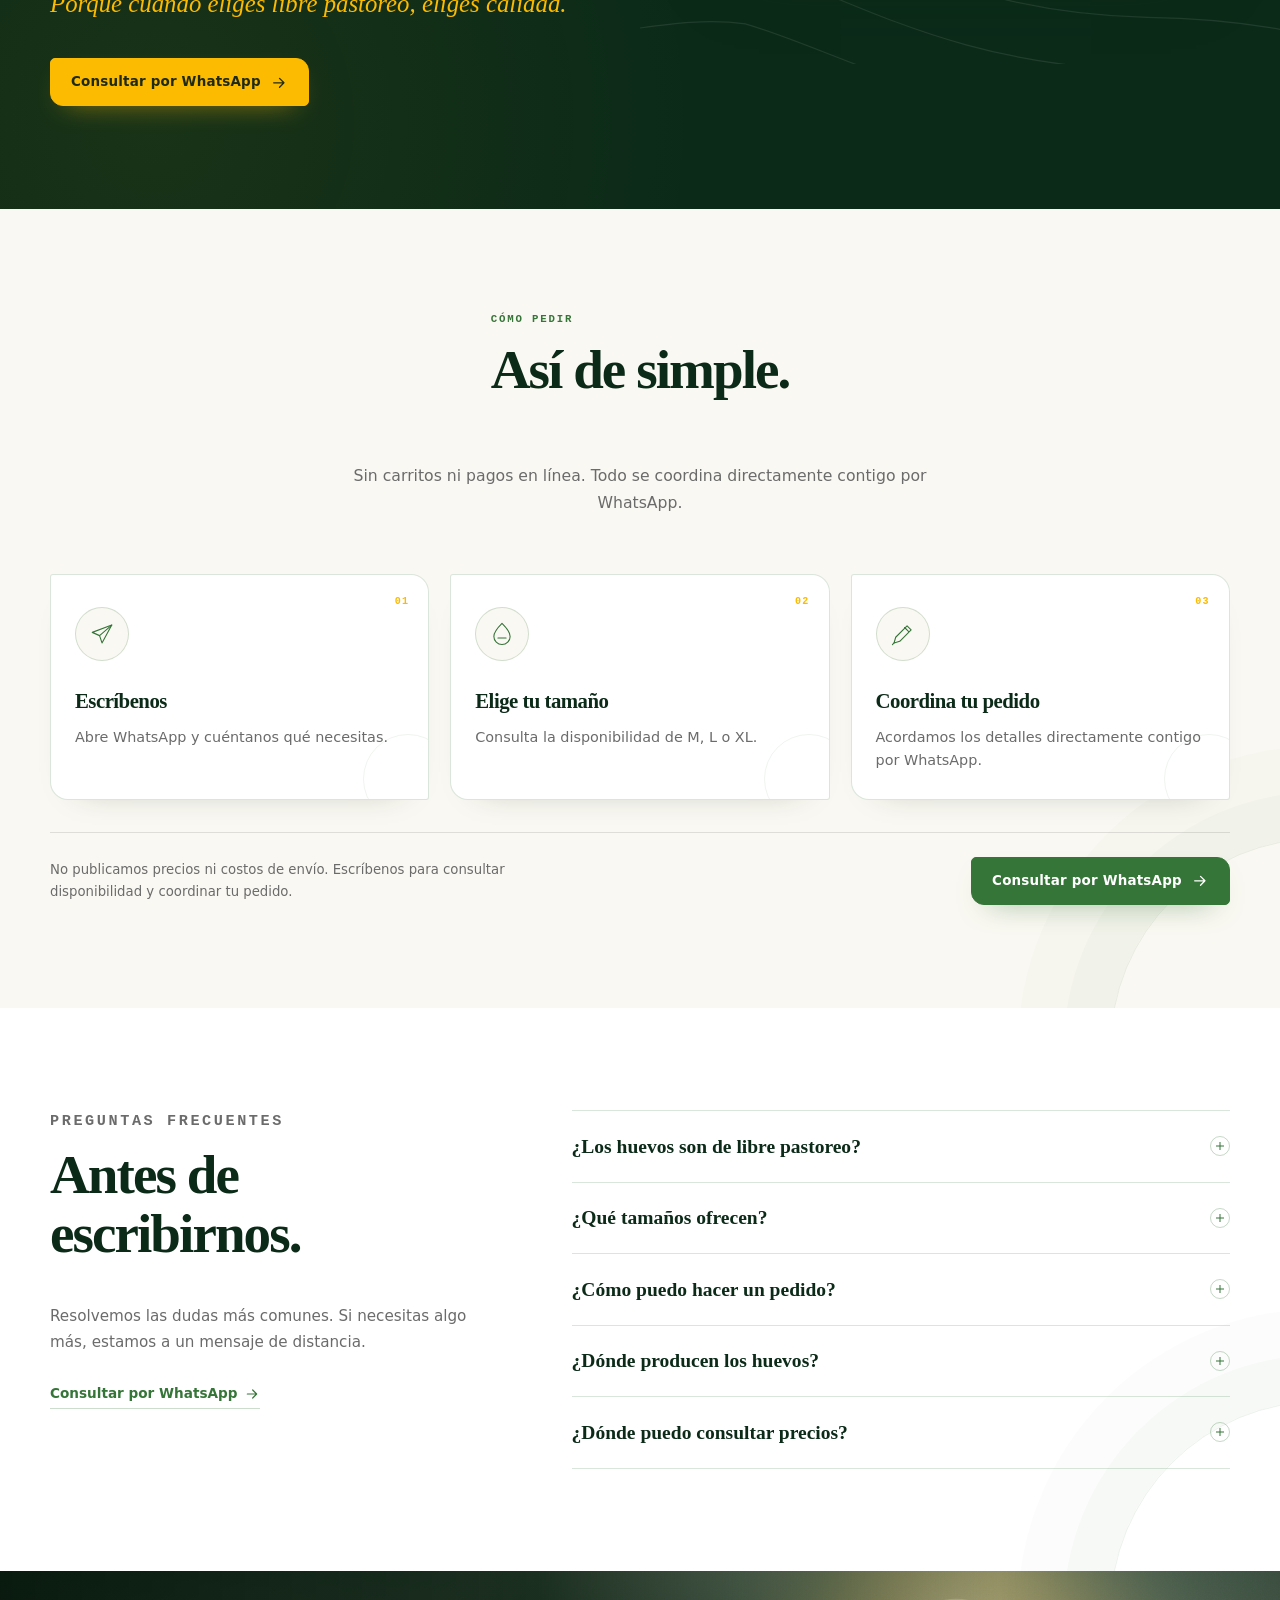
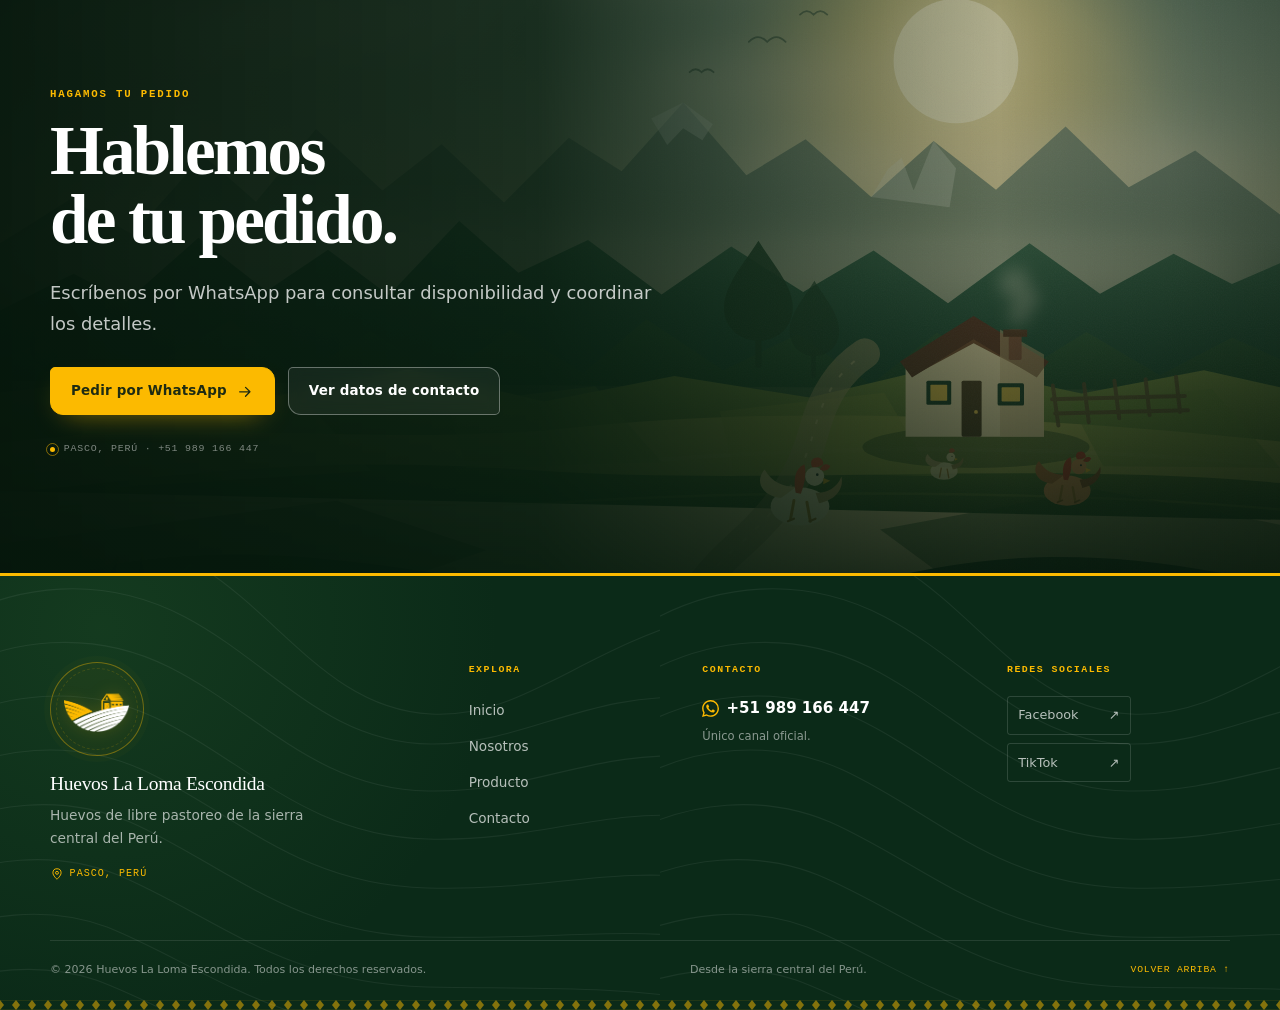
<file: producto.html>
<!DOCTYPE html>
<html lang="es">
<head>
  <meta charset="UTF-8">
  <meta name="viewport" content="width=device-width, initial-scale=1.0">
  <meta name="theme-color" content="#357538">
  <meta name="robots" content="index, follow">
  <script>document.documentElement.classList.add("js");</script>
  <meta name="author" content="Huevos La Loma Escondida">
  <meta name="keywords" content="huevos M L XL, huevos de libre pastoreo, huevos frescos Pasco, yema intensa, gallinas felices, huevos de campo Perú">

  <title data-i18n="meta.product.title">Nuestro producto | Huevos de libre pastoreo M, L y XL</title>
  <meta name="description" data-i18n-content="meta.product.description" content="Huevos de gallinas de libre pastoreo en tres tamaños: M, L y XL. Producción natural, yema intensa y frescura diaria desde Pasco, Perú.">

  <meta property="og:type" content="website">
  <meta property="og:site_name" content="Huevos La Loma Escondida">
  <meta property="og:title" content="Nuestro producto | Huevos de libre pastoreo M, L y XL" data-i18n-content="meta.product.title">
  <meta property="og:description" content="Huevos de gallinas de libre pastoreo en tres tamaños: M, L y XL." data-i18n-content="meta.product.description">
  <meta property="og:image" content="img/og-cover.png">
  <meta property="og:image:width" content="1200">
  <meta property="og:image:height" content="630">
  <meta property="og:image:alt" content="Huevos de libre pastoreo de La Loma Escondida">
  <meta property="og:locale" content="es_PE">
  <meta property="og:locale:alternate" content="en_US">
  <meta name="twitter:card" content="summary_large_image">
  <meta name="twitter:title" content="Nuestro producto | Huevos La Loma Escondida">
  <meta name="twitter:description" content="Huevos de libre pastoreo en tamaños M, L y XL.">
  <meta name="twitter:image" content="img/og-cover.png">

  <link rel="icon" href="img/favicon.png" type="image/png" sizes="64x64">
  <link rel="apple-touch-icon" href="img/apple-touch-icon.png">
  <link rel="stylesheet" href="css/styles.css">
  <script src="js/main.js" defer onerror="document.documentElement.classList.remove('js')"></script>

  <!-- Datos estructurados de preguntas frecuentes (coinciden con el contenido visible) -->
  <script type="application/ld+json">
  {
    "@context": "https://schema.org",
    "@type": "FAQPage",
    "mainEntity": [
      {
        "@type": "Question",
        "name": "¿Los huevos son de libre pastoreo?",
        "acceptedAnswer": {
          "@type": "Answer",
          "text": "Sí. Nuestras gallinas viven al aire libre, se desplazan libremente y no viven en jaulas."
        }
      },
      {
        "@type": "Question",
        "name": "¿Qué tamaños ofrecen?",
        "acceptedAnswer": {
          "@type": "Answer",
          "text": "Trabajamos tres tamaños: M (53 g a 63 g), L (64 g a 71 g) y XL (71 g a 81 g)."
        }
      },
      {
        "@type": "Question",
        "name": "¿Cómo puedo hacer un pedido?",
        "acceptedAnswer": {
          "@type": "Answer",
          "text": "El único canal oficial es WhatsApp: +51 989 166 447. Escríbenos y coordinamos los detalles contigo."
        }
      },
      {
        "@type": "Question",
        "name": "¿Dónde producen los huevos?",
        "acceptedAnswer": {
          "@type": "Answer",
          "text": "En el caserío Quishuarcancha, en la sierra de Pasco, Perú."
        }
      },
      {
        "@type": "Question",
        "name": "¿Dónde puedo consultar precios?",
        "acceptedAnswer": {
          "@type": "Answer",
          "text": "No publicamos precios en el sitio. Consúltalos directamente por WhatsApp."
        }
      }
    ]
  }
  </script>
</head>

<body id="top" data-page="product">
  <a class="skip-link" href="#main" data-i18n="a11y.skip">Saltar al contenido</a>

  <header class="site-header" data-header>
    <div class="container header__inner">
      <a class="brand" href="index.html" data-i18n-aria-label="a11y.home" aria-label="Huevos La Loma Escondida, ir al inicio">
        <img class="brand__logo" src="img/logoGG.png" width="3479" height="765" alt="Huevos La Loma Escondida">
      </a>

      <nav class="primary-nav" id="primary-nav" aria-label="Navegación principal" data-i18n-aria-label="a11y.nav" data-nav>
        <ul class="primary-nav__list">
          <li><a class="primary-nav__link" href="index.html" data-i18n="nav.home">Inicio</a></li>
          <li><a class="primary-nav__link" href="nosotros.html" data-i18n="nav.about">Nosotros</a></li>
          <li><a class="primary-nav__link is-active" href="producto.html" aria-current="page" data-i18n="nav.product">Producto</a></li>
          <li><a class="primary-nav__link" href="contacto.html" data-i18n="nav.contact">Contacto</a></li>
        </ul>
        <div class="primary-nav__footer">
          <a class="btn btn--gold btn--block" href="https://wa.me/51989166447?text=Hola%2C%20quiero%20informaci%C3%B3n%20sobre%20los%20huevos%20de%20La%20Loma%20Escondida." target="_blank" rel="noopener noreferrer" data-wa>
            <span data-i18n="cta.whatsapp">Pedir por WhatsApp</span>
            <svg class="icon" viewBox="0 0 24 24" aria-hidden="true"><path fill="currentColor" d="M17.472 14.382c-.297-.149-1.758-.867-2.03-.967-.273-.099-.471-.148-.67.15-.197.297-.767.966-.94 1.164-.173.199-.347.223-.644.075-.297-.15-1.255-.463-2.39-1.475-.883-.788-1.48-1.761-1.653-2.059-.173-.297-.018-.458.13-.606.134-.133.298-.347.446-.52.149-.174.198-.298.298-.497.099-.198.05-.371-.025-.52-.075-.149-.669-1.612-.916-2.207-.242-.579-.487-.5-.669-.51-.173-.008-.371-.01-.57-.01-.198 0-.52.074-.792.372-.272.297-1.04 1.016-1.04 2.479 0 1.462 1.065 2.875 1.213 3.074.149.198 2.096 3.2 5.077 4.487.709.306 1.262.489 1.694.625.712.227 1.36.195 1.871.118.571-.085 1.758-.719 2.006-1.413.248-.694.248-1.289.173-1.413-.074-.124-.272-.198-.57-.347m-5.421 7.403h-.004a9.87 9.87 0 01-5.031-1.378l-.361-.214-3.741.982.998-3.648-.235-.374a9.86 9.86 0 01-1.51-5.26c.001-5.45 4.436-9.884 9.888-9.884 2.64 0 5.122 1.03 6.988 2.898a9.825 9.825 0 012.893 6.994c-.003 5.45-4.437 9.884-9.885 9.884m8.413-18.297A11.815 11.815 0 0012.05 0C5.495 0 .16 5.335.157 11.892c0 2.096.547 4.142 1.588 5.945L.057 24l6.305-1.654a11.882 11.882 0 005.683 1.448h.005c6.554 0 11.89-5.335 11.893-11.893a11.821 11.821 0 00-3.48-8.413Z"/></svg>
          </a>
          <p class="primary-nav__place">Pasco, Perú</p>
        </div>
      </nav>

      <div class="header__actions">
        <div class="lang-switcher" role="group" aria-label="Selector de idioma" data-i18n-aria-label="a11y.lang">
          <button class="lang-switcher__btn is-active" type="button" data-lang-btn="es" aria-pressed="true" aria-label="Español">ES</button>
          <span class="lang-switcher__sep" aria-hidden="true">|</span>
          <button class="lang-switcher__btn" type="button" data-lang-btn="en" aria-pressed="false" aria-label="English">EN</button>
          <span class="lang-switcher__sep" aria-hidden="true">|</span>
          <button class="lang-switcher__btn" type="button" data-lang-btn="qu" aria-pressed="false" aria-label="Quechua">QU</button>
        </div>
        <a class="btn btn--gold btn--sm header__cta" href="https://wa.me/51989166447?text=Hola%2C%20quiero%20informaci%C3%B3n%20sobre%20los%20huevos%20de%20La%20Loma%20Escondida." target="_blank" rel="noopener noreferrer" data-wa>
          <span data-i18n="cta.whatsapp">Pedir por WhatsApp</span>
        </a>
        <button class="menu-toggle" type="button" aria-expanded="false" aria-controls="primary-nav" aria-label="Abrir menú" data-i18n-aria-label="a11y.menuOpen" data-menu-toggle>
          <span class="menu-toggle__bars" aria-hidden="true"><span></span><span></span><span></span></span>
        </button>
      </div>
    </div>

    <div class="lang-note" data-lang-note hidden>
      <div class="container lang-note__inner">
        <span class="lang-note__dot" aria-hidden="true"></span>
        <span data-i18n="lang.note">Traducción al quechua en revisión</span>
        <span class="lang-note__detail" data-i18n="lang.noteDetail">Los textos extensos se mantienen en español mientras se valida su traducción.</span>
      </div>
    </div>
  </header>

  <main id="main">
    <!-- ============================================================
         PORTADA DEL PRODUCTO
         Imagen referencial: reemplazar por foto real de los huevos.
         ============================================================ -->
    <section class="page-hero page-hero--product" aria-labelledby="page-title">
      <img class="page-hero__media" src="img/huevos-detalle.svg" width="1200" height="900" alt="Canasta de huevos frescos y un huevo abierto con yema dorada" data-i18n-alt="alt.eggs" fetchpriority="high">
      <div class="page-hero__overlay" aria-hidden="true"></div>
      <div class="container page-hero__inner">
        <nav class="breadcrumb" aria-label="Migas de pan" data-i18n-aria-label="a11y.breadcrumb">
          <a href="index.html" data-i18n="nav.home">Inicio</a>
          <span aria-hidden="true">/</span>
          <span aria-current="page" data-i18n="nav.product">Producto</span>
        </nav>
        <p class="eyebrow eyebrow--light" data-i18n="product.hero.eyebrow">Nuestro producto</p>
        <h1 class="page-hero__title" id="page-title" data-i18n="product.hero.title">Huevos de libre pastoreo, con yema de verdad.</h1>
        <p class="page-hero__lead" data-i18n="product.hero.lead">Conoce nuestro producto: huevos frescos de gallinas que se mueven libres bajo el cielo de la sierra peruana.</p>
      </div>
    </section>

    <!-- ============================================================
         TAMAÑOS
         ============================================================ -->
    <section class="section section--cream" id="tamanos">
      <div class="container">
        <header class="section-head">
          <div>
            <p class="eyebrow" data-i18n="product.sizes.eyebrow">Tamaños</p>
            <h2 class="section-title" data-i18n="product.sizes.title">Elige el tamaño ideal para tu mesa.</h2>
          </div>
          <p class="section-head__lead" data-i18n="product.sizes.lead">Seleccionamos los huevos por peso para que sepas exactamente lo que llevas. La disponibilidad se consulta por WhatsApp.</p>
        </header>

        <div class="size-grid">
          <article class="size-card size-card--detailed reveal">
            <div class="size-card__visual" aria-hidden="true">
              <span class="egg egg--m"></span>
              <span class="size-card__tag">M</span>
            </div>
            <div class="size-card__body">
              <p class="size-card__kicker" data-i18n="product.size.weightLabel">Peso por huevo</p>
              <p class="size-card__name" data-i18n="product.size.m.name">M — Medianos</p>
              <p class="size-card__range">53 g a 63 g</p>
              <p class="size-card__desc" data-i18n="product.size.m.text">El tamaño versátil para el día a día.</p>
              <a class="text-link" href="https://wa.me/51989166447?text=Hola%2C%20quiero%20informaci%C3%B3n%20sobre%20los%20huevos%20de%20La%20Loma%20Escondida." target="_blank" rel="noopener noreferrer" data-wa>
                <span data-i18n="cta.consult">Consultar por WhatsApp</span>
                <svg class="icon" viewBox="0 0 24 24" aria-hidden="true"><path fill="none" stroke="currentColor" stroke-width="1.8" stroke-linecap="round" stroke-linejoin="round" d="M5 12h14M13 6l6 6-6 6"/></svg>
              </a>
            </div>
          </article>

          <article class="size-card size-card--detailed reveal">
            <div class="size-card__visual" aria-hidden="true">
              <span class="egg egg--l"></span>
              <span class="size-card__tag">L</span>
            </div>
            <div class="size-card__body">
              <p class="size-card__kicker" data-i18n="product.size.weightLabel">Peso por huevo</p>
              <p class="size-card__name" data-i18n="product.size.l.name">L — Grandes</p>
              <p class="size-card__range">64 g a 71 g</p>
              <p class="size-card__desc" data-i18n="product.size.l.text">El equilibrio ideal para tus recetas.</p>
              <a class="text-link" href="https://wa.me/51989166447?text=Hola%2C%20quiero%20informaci%C3%B3n%20sobre%20los%20huevos%20de%20La%20Loma%20Escondida." target="_blank" rel="noopener noreferrer" data-wa>
                <span data-i18n="cta.consult">Consultar por WhatsApp</span>
                <svg class="icon" viewBox="0 0 24 24" aria-hidden="true"><path fill="none" stroke="currentColor" stroke-width="1.8" stroke-linecap="round" stroke-linejoin="round" d="M5 12h14M13 6l6 6-6 6"/></svg>
              </a>
            </div>
          </article>

          <article class="size-card size-card--detailed reveal">
            <div class="size-card__visual" aria-hidden="true">
              <span class="egg egg--xl"></span>
              <span class="size-card__tag">XL</span>
            </div>
            <div class="size-card__body">
              <p class="size-card__kicker" data-i18n="product.size.weightLabel">Peso por huevo</p>
              <p class="size-card__name" data-i18n="product.size.xl.name">XL — Súper Grandes</p>
              <p class="size-card__range">71 g a 81 g</p>
              <p class="size-card__desc" data-i18n="product.size.xl.text">Más huevo para recetas especiales.</p>
              <a class="text-link" href="https://wa.me/51989166447?text=Hola%2C%20quiero%20informaci%C3%B3n%20sobre%20los%20huevos%20de%20La%20Loma%20Escondida." target="_blank" rel="noopener noreferrer" data-wa>
                <span data-i18n="cta.consult">Consultar por WhatsApp</span>
                <svg class="icon" viewBox="0 0 24 24" aria-hidden="true"><path fill="none" stroke="currentColor" stroke-width="1.8" stroke-linecap="round" stroke-linejoin="round" d="M5 12h14M13 6l6 6-6 6"/></svg>
              </a>
            </div>
          </article>
        </div>

        <p class="sizes-footnote" data-i18n="product.sizes.note">Los pesos indicados corresponden al rango de cada categoría. Consulta disponibilidad y presentaciones por WhatsApp; no publicamos precios en el sitio.</p>
      </div>
    </section>

    <!-- ============================================================
         CONOCE NUESTRO PRODUCTO / BENEFICIOS
         Textos íntegros de la marca.
         ============================================================ -->
    <section class="section section--white" id="beneficios">
      <div class="container">
        <header class="section-head section-head--center">
          <div>
            <p class="eyebrow" data-i18n="product.benefits.eyebrow">Conoce nuestro producto</p>
            <h2 class="section-title" data-i18n="product.benefits.title">Naturaleza en cada cáscara.</h2>
          </div>
          <p class="section-head__lead" data-i18n="product.benefits.lead">Una forma de producir que respeta el ritmo de la naturaleza y se nota en cada detalle.</p>
        </header>

        <ul class="benefit-grid benefit-grid--wide">
          <li class="benefit-card reveal">
            <span class="benefit-card__icon" aria-hidden="true"><svg viewBox="0 0 32 32"><circle cx="16" cy="13" r="5"/><path d="M16 2v3M16 21v3M5.9 6.9l2.1 2.1M24 20l2.1 2.1M2 13h3M27 13h3M5.9 19.1L8 17M24 6l2.1-2.1M6 28h20M10 24c1.4-2 3.4-3 6-3s4.6 1 6 3"/></svg></span>
            <div><h3 data-i18n="benefit.natural.title">Producción natural</h3>
            <p data-i18n="benefit.natural.text">Las gallinas no viven en jaulas. Se desplazan libremente, lo que favorece su bienestar y mejora la calidad del huevo.</p></div>
          </li>
          <li class="benefit-card reveal">
            <span class="benefit-card__icon" aria-hidden="true"><svg viewBox="0 0 32 32"><path d="M16 4c7 7 10 11.1 10 16a10 10 0 01-20 0c0-4.9 3-9 10-16z"/><circle cx="16" cy="20" r="5"/><circle cx="14.2" cy="18.2" r="1.5" fill="currentColor" stroke="none"/></svg></span>
            <div><h3 data-i18n="benefit.yolk.title">Yema más intensa</h3>
            <p data-i18n="benefit.yolk.text">Gracias a su alimentación natural, nuestros huevos presentan una yema de color más intenso, con mejor sabor y mayor valor nutricional.</p></div>
          </li>
          <li class="benefit-card reveal">
            <span class="benefit-card__icon" aria-hidden="true"><svg viewBox="0 0 32 32"><circle cx="16" cy="17" r="11"/><path d="M16 10v7l5 3M12 2h8M16 2v4"/><path d="M25 7l2-2"/></svg></span>
            <div><h3 data-i18n="benefit.fresh.title">Frescura garantizada</h3>
            <p data-i18n="benefit.fresh.text">Recolectamos diariamente para asegurar que cada huevo llegue fresco a tu mesa.</p></div>
          </li>
          <li class="benefit-card reveal">
            <span class="benefit-card__icon" aria-hidden="true"><svg viewBox="0 0 32 32"><path d="M16 28V14c0-5 4-9 10-10v8c0 6-4 10-10 10zM16 19c0-4-3-7-8-8v6c0 5 3 8 8 8z"/><path d="M16 28v-8"/></svg></span>
            <div><h3 data-i18n="benefit.nutrition.title">Mayor valor nutricional</h3>
            <p data-i18n="benefit.nutrition.text">Ricos en proteínas, vitaminas y grasas saludables, ideales para una alimentación equilibrada.</p></div>
          </li>
          <li class="benefit-card reveal">
            <span class="benefit-card__icon" aria-hidden="true"><svg viewBox="0 0 32 32"><path d="M3 26l8-14 5 8 4-6 9 12z"/><circle cx="23" cy="7" r="3"/><path d="M3 29h26"/></svg></span>
            <div><h3 data-i18n="benefit.origin.title">Origen andino</h3>
            <p data-i18n="benefit.origin.text">Producidos en la sierra peruana, en un entorno limpio y natural, lejos de la producción industrial masiva.</p></div>
          </li>
        </ul>
      </div>
    </section>

    <!-- ============================================================
         TEXTO DE CIERRE / LIBRE PASTOREO REAL
         ============================================================ -->
    <section class="section section--ink manifesto" id="libre-pastoreo">
      <div class="container split split--reverse">
        <figure class="split__media media-frame media-frame--landscape reveal">
          <!-- REEMPLAZAR: usar una fotografía real de gallinas al aire libre en la granja. -->
          <img src="img/gallinas-libre.svg" width="1200" height="900" alt="Gallinas de libre pastoreo en un campo dorado" data-i18n-alt="alt.chickensProduct" loading="lazy" decoding="async">
          <figcaption data-i18n="product.closing.caption">Libre pastoreo real · La Loma Escondida</figcaption>
          <span class="media-frame__corner media-frame__corner--tl" aria-hidden="true"></span>
          <span class="media-frame__corner media-frame__corner--br" aria-hidden="true"></span>
        </figure>

        <div class="split__copy split__copy--light">
          <p class="eyebrow eyebrow--light" data-i18n="product.closing.eyebrow">Nuestro compromiso</p>
          <h2 class="section-title" data-i18n="product.closing.title">No son solo huevos.</h2>
          <p class="lead" data-i18n="product.closing.p1">Son el resultado de gallinas criadas en libertad, bajo el cielo limpio de la sierra peruana. En La Loma Escondida apostamos por el libre pastoreo real, donde cada ave se mueve libremente, se alimenta naturalmente y vive sin estrés.</p>
          <p data-i18n="product.closing.p2">Esto se refleja en cada huevo: yemas más firmes, sabor más auténtico y calidad superior.</p>
          <p data-i18n="product.closing.p3">Cada huevo que llevas a tu mesa representa:</p>
          <ul class="pillar-list pillar-list--two" aria-label="Lo que representa cada huevo" data-i18n-aria-label="a11y.eggPillars">
            <li><span class="pillar-list__check" aria-hidden="true">✓</span><span data-i18n="home.manifesto.list1">Bienestar animal</span></li>
            <li><span class="pillar-list__check" aria-hidden="true">✓</span><span data-i18n="home.manifesto.list2">Producción responsable</span></li>
            <li><span class="pillar-list__check" aria-hidden="true">✓</span><span data-i18n="home.manifesto.list3">Nutrición natural</span></li>
            <li><span class="pillar-list__check" aria-hidden="true">✓</span><span data-i18n="home.manifesto.list4">Sabor auténtico</span></li>
          </ul>
          <p class="manifesto__closing" data-i18n="product.closing.quote">Porque cuando eliges libre pastoreo, eliges calidad.</p>
          <a class="btn btn--gold" href="https://wa.me/51989166447?text=Hola%2C%20quiero%20informaci%C3%B3n%20sobre%20los%20huevos%20de%20La%20Loma%20Escondida." target="_blank" rel="noopener noreferrer" data-wa>
            <span data-i18n="cta.consult">Consultar por WhatsApp</span>
            <svg class="icon" viewBox="0 0 24 24" aria-hidden="true"><path fill="none" stroke="currentColor" stroke-width="1.8" stroke-linecap="round" stroke-linejoin="round" d="M5 12h14M13 6l6 6-6 6"/></svg>
          </a>
        </div>
      </div>
    </section>

    <!-- ============================================================
         CÓMO PEDIR
         ============================================================ -->
    <section class="section section--cream" id="como-pedir">
      <div class="container">
        <header class="section-head section-head--center">
          <div>
            <p class="eyebrow" data-i18n="product.order.eyebrow">Cómo pedir</p>
            <h2 class="section-title" data-i18n="product.order.title">Así de simple.</h2>
          </div>
          <p class="section-head__lead" data-i18n="product.order.lead">Sin carritos ni pagos en línea. Todo se coordina directamente contigo por WhatsApp.</p>
        </header>

        <ol class="steps">
          <li class="step reveal">
            <span class="step__number" aria-hidden="true">01</span>
            <span class="step__icon" aria-hidden="true"><svg viewBox="0 0 32 32"><path d="M28 5L4 14l9 4 3 9z"/><path d="M13 18l15-13"/></svg></span>
            <h3 data-i18n="product.order.step1.title">Escríbenos</h3>
            <p data-i18n="product.order.step1.text">Abre WhatsApp y cuéntanos qué necesitas.</p>
          </li>
          <li class="step reveal">
            <span class="step__number" aria-hidden="true">02</span>
            <span class="step__icon" aria-hidden="true"><svg viewBox="0 0 32 32"><path d="M16 3c7 7 10 11 10 16a10 10 0 11-20 0c0-5 3-9 10-16z"/><path d="M11 21h10"/></svg></span>
            <h3 data-i18n="product.order.step2.title">Elige tu tamaño</h3>
            <p data-i18n="product.order.step2.text">Consulta la disponibilidad de M, L o XL.</p>
          </li>
          <li class="step reveal">
            <span class="step__number" aria-hidden="true">03</span>
            <span class="step__icon" aria-hidden="true"><svg viewBox="0 0 32 32"><path d="M5 27l7-2 14-14-5-5L7 20z"/><path d="M18 8l5 5M5 27l-2 2"/></svg></span>
            <h3 data-i18n="product.order.step3.title">Coordina tu pedido</h3>
            <p data-i18n="product.order.step3.text">Acordamos los detalles directamente contigo por WhatsApp.</p>
          </li>
        </ol>

        <div class="steps-note">
          <p data-i18n="product.order.note">No publicamos precios ni costos de envío. Escríbenos para consultar disponibilidad y coordinar tu pedido.</p>
          <a class="btn btn--green" href="https://wa.me/51989166447?text=Hola%2C%20quiero%20informaci%C3%B3n%20sobre%20los%20huevos%20de%20La%20Loma%20Escondida." target="_blank" rel="noopener noreferrer" data-wa>
            <span data-i18n="cta.consult">Consultar por WhatsApp</span>
            <svg class="icon" viewBox="0 0 24 24" aria-hidden="true"><path fill="none" stroke="currentColor" stroke-width="1.8" stroke-linecap="round" stroke-linejoin="round" d="M5 12h14M13 6l6 6-6 6"/></svg>
          </a>
        </div>
      </div>
    </section>

    <!-- ============================================================
         PREGUNTAS FRECUENTES
         ============================================================ -->
    <section class="section section--white" id="preguntas">
      <div class="container faq-layout">
        <div class="faq-layout__intro">
          <p class="eyebrow" data-i18n="product.faq.eyebrow">Preguntas frecuentes</p>
          <h2 class="section-title" data-i18n="product.faq.title">Antes de escribirnos.</h2>
          <p data-i18n="product.faq.lead">Resolvemos las dudas más comunes. Si necesitas algo más, estamos a un mensaje de distancia.</p>
          <a class="text-link" href="https://wa.me/51989166447?text=Hola%2C%20quiero%20informaci%C3%B3n%20sobre%20los%20huevos%20de%20La%20Loma%20Escondida." target="_blank" rel="noopener noreferrer" data-wa>
            <span data-i18n="cta.consult">Consultar por WhatsApp</span>
            <svg class="icon" viewBox="0 0 24 24" aria-hidden="true"><path fill="none" stroke="currentColor" stroke-width="1.8" stroke-linecap="round" stroke-linejoin="round" d="M5 12h14M13 6l6 6-6 6"/></svg>
          </a>
        </div>

        <div class="faq-list">
          <details class="faq-item">
            <summary><span data-i18n="product.faq.q1">¿Los huevos son de libre pastoreo?</span><span class="faq-item__icon" aria-hidden="true"></span></summary>
            <div class="faq-item__answer"><p data-i18n="product.faq.a1">Sí. Nuestras gallinas viven al aire libre, se desplazan libremente y no viven en jaulas.</p></div>
          </details>
          <details class="faq-item">
            <summary><span data-i18n="product.faq.q2">¿Qué tamaños ofrecen?</span><span class="faq-item__icon" aria-hidden="true"></span></summary>
            <div class="faq-item__answer"><p data-i18n="product.faq.a2">Trabajamos tres tamaños: M (53 g a 63 g), L (64 g a 71 g) y XL (71 g a 81 g).</p></div>
          </details>
          <details class="faq-item">
            <summary><span data-i18n="product.faq.q3">¿Cómo puedo hacer un pedido?</span><span class="faq-item__icon" aria-hidden="true"></span></summary>
            <div class="faq-item__answer"><p data-i18n="product.faq.a3">El único canal oficial es WhatsApp: +51 989 166 447. Escríbenos y coordinamos los detalles contigo.</p></div>
          </details>
          <details class="faq-item">
            <summary><span data-i18n="product.faq.q4">¿Dónde producen los huevos?</span><span class="faq-item__icon" aria-hidden="true"></span></summary>
            <div class="faq-item__answer"><p data-i18n="product.faq.a4">En el caserío Quishuarcancha, en la sierra de Pasco, Perú.</p></div>
          </details>
          <details class="faq-item">
            <summary><span data-i18n="product.faq.q5">¿Dónde puedo consultar precios?</span><span class="faq-item__icon" aria-hidden="true"></span></summary>
            <div class="faq-item__answer"><p data-i18n="product.faq.a5">No publicamos precios en el sitio. Consúltalos directamente por WhatsApp.</p></div>
          </details>
        </div>
      </div>
    </section>

    <section class="cta-section cta-section--short" aria-labelledby="product-cta-title">
      <img class="cta-section__media" src="img/hero-sierra.svg" width="1600" height="1100" alt="" aria-hidden="true" loading="lazy">
      <div class="cta-section__overlay" aria-hidden="true"></div>
      <div class="container cta-section__inner">
        <p class="eyebrow eyebrow--light" data-i18n="product.cta.eyebrow">Hagamos tu pedido</p>
        <h2 class="cta-section__title" id="product-cta-title" data-i18n="product.cta.title">Hablemos de tu pedido.</h2>
        <p class="cta-section__text" data-i18n="product.cta.text">Escríbenos por WhatsApp para consultar disponibilidad y coordinar los detalles.</p>
        <div class="cta-section__actions">
          <a class="btn btn--gold" href="https://wa.me/51989166447?text=Hola%2C%20quiero%20informaci%C3%B3n%20sobre%20los%20huevos%20de%20La%20Loma%20Escondida." target="_blank" rel="noopener noreferrer" data-wa>
            <span data-i18n="cta.whatsapp">Pedir por WhatsApp</span>
            <svg class="icon" viewBox="0 0 24 24" aria-hidden="true"><path fill="none" stroke="currentColor" stroke-width="1.8" stroke-linecap="round" stroke-linejoin="round" d="M5 12h14M13 6l6 6-6 6"/></svg>
          </a>
          <a class="btn btn--ghost-light" href="contacto.html">
            <span data-i18n="cta.contactPage">Ver datos de contacto</span>
          </a>
        </div>
        <p class="cta-section__meta"><span class="cta-section__pulse" aria-hidden="true"></span>Pasco, Perú · +51 989 166 447</p>
      </div>
    </section>
  </main>

  <footer class="site-footer">
    <div class="container">
      <div class="footer__grid">
        <div class="footer__brand">
          <a class="footer__seal" href="index.html" data-i18n-aria-label="a11y.footerLogo" aria-label="Volver al inicio de Huevos La Loma Escondida">
            <img src="img/logoG.png" width="1133" height="765" alt="Emblema de Huevos La Loma Escondida" loading="lazy">
          </a>
          <p class="footer__name">Huevos La Loma Escondida</p>
          <p class="footer__tagline" data-i18n="footer.tagline">Huevos de libre pastoreo de la sierra central del Perú.</p>
          <p class="footer__place"><svg class="icon" viewBox="0 0 24 24" aria-hidden="true"><path fill="none" stroke="currentColor" stroke-width="1.6" d="M12 21s7-6.1 7-11a7 7 0 10-14 0c0 4.9 7 11 7 11z"/><circle cx="12" cy="10" r="2.5" fill="none" stroke="currentColor" stroke-width="1.6"/></svg>Pasco, Perú</p>
        </div>
        <nav class="footer__nav" aria-label="Navegación del pie de página" data-i18n-aria-label="a11y.footerNav">
          <h2 class="footer__heading" data-i18n="footer.explore">Explora</h2>
          <ul>
            <li><a href="index.html" data-i18n="nav.home">Inicio</a></li>
            <li><a href="nosotros.html" data-i18n="nav.about">Nosotros</a></li>
            <li><a href="producto.html" data-i18n="nav.product">Producto</a></li>
            <li><a href="contacto.html" data-i18n="nav.contact">Contacto</a></li>
          </ul>
        </nav>
        <div class="footer__contact">
          <h2 class="footer__heading" data-i18n="footer.contact">Contacto</h2>
          <a class="footer__wa" href="https://wa.me/51989166447?text=Hola%2C%20quiero%20informaci%C3%B3n%20sobre%20los%20huevos%20de%20La%20Loma%20Escondida." target="_blank" rel="noopener noreferrer" data-wa>
            <svg class="icon" viewBox="0 0 24 24" aria-hidden="true"><path fill="currentColor" d="M17.472 14.382c-.297-.149-1.758-.867-2.03-.967-.273-.099-.471-.148-.67.15-.197.297-.767.966-.94 1.164-.173.199-.347.223-.644.075-.297-.15-1.255-.463-2.39-1.475-.883-.788-1.48-1.761-1.653-2.059-.173-.297-.018-.458.13-.606.134-.133.298-.347.446-.52.149-.174.198-.298.298-.497.099-.198.05-.371-.025-.52-.075-.149-.669-1.612-.916-2.207-.242-.579-.487-.5-.669-.51-.173-.008-.371-.01-.57-.01-.198 0-.52.074-.792.372-.272.297-1.04 1.016-1.04 2.479 0 1.462 1.065 2.875 1.213 3.074.149.198 2.096 3.2 5.077 4.487.709.306 1.262.489 1.694.625.712.227 1.36.195 1.871.118.571-.085 1.758-.719 2.006-1.413.248-.694.248-1.289.173-1.413-.074-.124-.272-.198-.57-.347m-5.421 7.403h-.004a9.87 9.87 0 01-5.031-1.378l-.361-.214-3.741.982.998-3.648-.235-.374a9.86 9.86 0 01-1.51-5.26c.001-5.45 4.436-9.884 9.888-9.884 2.64 0 5.122 1.03 6.988 2.898a9.825 9.825 0 012.893 6.994c-.003 5.45-4.437 9.884-9.885 9.884m8.413-18.297A11.815 11.815 0 0012.05 0C5.495 0 .16 5.335.157 11.892c0 2.096.547 4.142 1.588 5.945L.057 24l6.305-1.654a11.882 11.882 0 005.683 1.448h.005c6.554 0 11.89-5.335 11.893-11.893a11.821 11.821 0 00-3.48-8.413Z"/></svg>
            <span>+51 989 166 447</span>
          </a>
          <p class="footer__official" data-i18n="footer.official">Único canal oficial.</p>
          <!-- CORREO ELECTRÓNICO (FUTURO): no incluir un correo inventado.
               Cuando exista uno oficial, agrégalo aquí y en contacto.html como un nuevo enlace. -->
        </div>
        <div class="footer__social">
          <h2 class="footer__heading" data-i18n="footer.social">Redes sociales</h2>
          <div class="footer__social-links">
            <!-- Reemplazar con el enlace real de Facebook -->
            <a href="#" data-placeholder-link data-i18n-aria-label="a11y.facebook" aria-label="Facebook, enlace pendiente de actualizar">
              <span>Facebook</span><span aria-hidden="true">↗</span>
            </a>
            <!-- Reemplazar con el enlace real de TikTok -->
            <a href="#" data-placeholder-link data-i18n-aria-label="a11y.tiktok" aria-label="TikTok, enlace pendiente de actualizar">
              <span>TikTok</span><span aria-hidden="true">↗</span>
            </a>
          </div>
        </div>
      </div>
      <div class="footer__bottom">
        <p>© <span data-year>2026</span> Huevos La Loma Escondida. <span data-i18n="footer.rights">Todos los derechos reservados.</span></p>
        <p data-i18n="footer.made">Desde la sierra central del Perú.</p>
        <a class="footer__top" href="#top" data-i18n="footer.top">Volver arriba ↑</a>
      </div>
    </div>
    <div class="footer__andean" aria-hidden="true"></div>
  </footer>

  <a class="wa-float" href="https://wa.me/51989166447?text=Hola%2C%20quiero%20informaci%C3%B3n%20sobre%20los%20huevos%20de%20La%20Loma%20Escondida." target="_blank" rel="noopener noreferrer" data-i18n-aria-label="a11y.wa" aria-label="Pedir información por WhatsApp" data-wa>
    <span class="wa-float__label">WhatsApp</span>
    <span class="wa-float__icon" aria-hidden="true">
      <svg viewBox="0 0 24 24"><path fill="currentColor" d="M17.472 14.382c-.297-.149-1.758-.867-2.03-.967-.273-.099-.471-.148-.67.15-.197.297-.767.966-.94 1.164-.173.199-.347.223-.644.075-.297-.15-1.255-.463-2.39-1.475-.883-.788-1.48-1.761-1.653-2.059-.173-.297-.018-.458.13-.606.134-.133.298-.347.446-.52.149-.174.198-.298.298-.497.099-.198.05-.371-.025-.52-.075-.149-.669-1.612-.916-2.207-.242-.579-.487-.5-.669-.51-.173-.008-.371-.01-.57-.01-.198 0-.52.074-.792.372-.272.297-1.04 1.016-1.04 2.479 0 1.462 1.065 2.875 1.213 3.074.149.198 2.096 3.2 5.077 4.487.709.306 1.262.489 1.694.625.712.227 1.36.195 1.871.118.571-.085 1.758-.719 2.006-1.413.248-.694.248-1.289.173-1.413-.074-.124-.272-.198-.57-.347m-5.421 7.403h-.004a9.87 9.87 0 01-5.031-1.378l-.361-.214-3.741.982.998-3.648-.235-.374a9.86 9.86 0 01-1.51-5.26c.001-5.45 4.436-9.884 9.888-9.884 2.64 0 5.122 1.03 6.988 2.898a9.825 9.825 0 012.893 6.994c-.003 5.45-4.437 9.884-9.885 9.884m8.413-18.297A11.815 11.815 0 0012.05 0C5.495 0 .16 5.335.157 11.892c0 2.096.547 4.142 1.588 5.945L.057 24l6.305-1.654a11.882 11.882 0 005.683 1.448h.005c6.554 0 11.89-5.335 11.893-11.893a11.821 11.821 0 00-3.48-8.413Z"/></svg>
    </span>
  </a>

  <div class="lang-status" id="lang-status" role="status" aria-live="polite"></div>
</body>
</html>
</file>
<file: css/styles.css>
/* ============================================================
   HUEVOS LA LOMA ESCONDIDA
   Hoja de estilos principal · CSS3 puro, sin frameworks.
   Autor: sitio web de la marca.
   Estructura:
   01. Variables y reset
   02. Utilidades y tipografía
   03. Botones e íconos
   04. Header, navegación e idiomas
   05. Hero
   06. Secciones, medios y componentes editoriales
   07. Producto y tamaños
   08. Beneficios, valores y manifiesto
   09. Páginas internas
   10. Formulario de contacto
   11. CTA y footer
   12. WhatsApp flotante, toast y animaciones
   13. Responsive
   14. Accesibilidad / movimiento reducido
   ============================================================ */

/* ============================================================
   01. VARIABLES Y RESET
   Colores oficiales de marca + neutros de soporte.
   ============================================================ */
:root {
  /* Marca */
  --verde-loma: #357538;
  --verde-900: #0b2a18;
  --verde-800: #103a21;
  --dorado-yema: #fcba00;
  --dorado-soft: #ffd664;

  /* Neutros de apoyo */
  --blanco: #ffffff;
  --crema: #faf8f2;
  --crema-2: #f1eadc;
  --carbon: #2b2b2b;
  --gris: #6b6b6b;
  --gris-claro: #77736a;

  /* Líneas y sombras */
  --linea: rgba(43, 43, 43, 0.13);
  --linea-verde: rgba(53, 117, 56, 0.18);
  --sombra-suave: 0 18px 50px -28px rgba(17, 43, 22, 0.35);
  --sombra-media: 0 28px 70px -34px rgba(17, 43, 22, 0.45);

  /* Tipografía */
  --serif: "Iowan Old Style", "Palatino Linotype", Palatino, Georgia, "Times New Roman", serif;
  --sans: system-ui, -apple-system, "Segoe UI", Roboto, Helvetica, Arial, sans-serif;
  --mono: ui-monospace, "Cascadia Mono", "Segoe UI Mono", Consolas, "Liberation Mono", monospace;

  /* Medidas */
  --contenedor: 1180px;
  --gutter: clamp(1.15rem, 4vw, 3rem);
  --header-h: 84px;
  --transicion: 220ms cubic-bezier(0.22, 1, 0.36, 1);
}

*,
*::before,
*::after {
  box-sizing: border-box;
}

html {
  scroll-behavior: smooth;
  scroll-padding-top: calc(var(--header-h) + 1.5rem);
  -webkit-text-size-adjust: 100%;
}

[id] {
  scroll-margin-top: calc(var(--header-h) + 1.5rem);
}

body {
  margin: 0;
  min-width: 320px;
  font-family: var(--sans);
  font-size: 1rem;
  line-height: 1.7;
  color: var(--carbon);
  background: var(--crema);
  overflow-x: hidden;
}

/* Textura de papel muy sutil: da calidez sin ensuciar la interfaz. */
body::after {
  content: "";
  position: fixed;
  inset: 0;
  z-index: 9999;
  pointer-events: none;
  opacity: 0.028;
  background-image: url("data:image/svg+xml,%3Csvg xmlns='http://www.w3.org/2000/svg' width='140' height='140' viewBox='0 0 140 140'%3E%3Cfilter id='n'%3E%3CfeTurbulence type='fractalNoise' baseFrequency='.9' numOctaves='3' stitchTiles='stitch'/%3E%3C/filter%3E%3Crect width='140' height='140' filter='url(%23n)' opacity='.75'/%3E%3C/svg%3E");
  mix-blend-mode: multiply;
}

body.nav-open {
  overflow: hidden;
}

::selection {
  background: var(--dorado-yema);
  color: var(--verde-900);
}

img,
svg {
  display: block;
  max-width: 100%;
}

img {
  height: auto;
}

a {
  color: var(--verde-loma);
  text-decoration-thickness: 1px;
  text-underline-offset: 0.2em;
}

button,
input,
select,
textarea {
  font: inherit;
}

button {
  color: inherit;
}

h1,
h2,
h3,
h4,
p,
figure,
blockquote,
dl,
dd {
  margin-top: 0;
}

h1,
h2,
h3,
h4 {
  font-family: var(--serif);
  font-weight: 600;
  color: var(--verde-900);
  letter-spacing: -0.025em;
}

[hidden] {
  display: none !important;
}

:focus-visible {
  outline: 3px solid var(--verde-900);
  outline-offset: 4px;
}

/* Sobre fondos oscuros el anillo de foco cambia a dorado. */
.site-header :focus-visible,
.hero :focus-visible,
.page-hero :focus-visible,
.section--ink :focus-visible,
.cta-section :focus-visible,
.site-footer :focus-visible {
  outline-color: var(--dorado-yema);
}

/* ============================================================
   02. UTILIDADES Y TIPOGRAFÍA
   ============================================================ */
.container {
  width: 100%;
  max-width: calc(var(--contenedor) + (var(--gutter) * 2));
  margin-inline: auto;
  padding-inline: var(--gutter);
}

.section {
  position: relative;
  padding-block: clamp(4.4rem, 8vw, 7.7rem);
  overflow: hidden;
  overflow: clip;
}

.section > .container {
  position: relative;
  z-index: 1;
}

.section--cream {
  background: var(--crema);
}

.section--white {
  background: var(--blanco);
}

.section--ink {
  color: rgba(255, 255, 255, 0.76);
  background:
    radial-gradient(circle at 82% 20%, rgba(53, 117, 56, 0.32), transparent 38%),
    radial-gradient(circle at 12% 90%, rgba(252, 186, 0, 0.06), transparent 40%),
    var(--verde-900);
}

/* Patrón topográfico discreto en fondos oscuros. */
.section--ink::before {
  content: "";
  position: absolute;
  inset: 0;
  background: url("../img/patron-topo.svg") no-repeat right -120px top -40px / min(760px, 85vw) auto;
  opacity: 0.18;
  pointer-events: none;
  filter: brightness(0) invert(1);
}

.section--cream::after,
.section--white::after {
  content: "";
  position: absolute;
  width: 420px;
  height: 420px;
  right: -250px;
  bottom: -250px;
  border: 1px solid rgba(53, 117, 56, 0.09);
  border-radius: 50%;
  box-shadow:
    0 0 0 46px rgba(53, 117, 56, 0.025),
    0 0 0 92px rgba(53, 117, 56, 0.018);
  pointer-events: none;
}

.section--ink h2,
.section--ink h3,
.section--ink h4 {
  color: var(--blanco);
}

.section--ink .lead,
.section--ink p {
  color: rgba(255, 255, 255, 0.72);
}

.section-title {
  max-width: 22ch;
  margin: 0.2em 0 0.75em;
  font-size: clamp(2.15rem, 4.3vw, 3.65rem);
  line-height: 1.06;
  letter-spacing: -0.035em;
  text-wrap: balance;
}

.section-title em {
  color: var(--verde-loma);
  font-style: italic;
}

.lead {
  max-width: 64ch;
  font-size: clamp(1.04rem, 1.5vw, 1.19rem);
  line-height: 1.72;
  color: var(--gris);
  text-wrap: pretty;
}

p {
  margin-bottom: 1.15rem;
}

p:last-child {
  margin-bottom: 0;
}

.eyebrow {
  display: flex;
  align-items: center;
  gap: 0.65rem;
  margin: 0 0 0.85rem;
  font-family: var(--mono);
  font-size: 0.67rem;
  font-weight: 700;
  line-height: 1.5;
  letter-spacing: 0.17em;
  text-transform: uppercase;
  color: var(--verde-loma);
}

.eyebrow--light {
  color: var(--dorado-yema);
}

.eyebrow__mark {
  position: relative;
  display: inline-block;
  width: 26px;
  height: 1px;
  flex: none;
  background: var(--dorado-yema);
}

.eyebrow__mark::after {
  content: "";
  position: absolute;
  top: -2px;
  right: -1px;
  width: 5px;
  height: 5px;
  border-radius: 50%;
  background: var(--dorado-yema);
  box-shadow: 0 0 9px rgba(252, 186, 0, 0.8);
}

.section-head {
  display: grid;
  grid-template-columns: minmax(0, 1.15fr) minmax(260px, 0.85fr);
  align-items: end;
  gap: clamp(1.5rem, 4vw, 4rem);
  margin-bottom: clamp(2.4rem, 4.5vw, 4rem);
}

.section-head .section-title {
  margin-bottom: 0;
}

.section-head__lead {
  max-width: 48ch;
  margin: 0 0 0.4rem auto;
  padding-left: 1.25rem;
  font-size: 0.98rem;
  line-height: 1.7;
  color: var(--gris);
  border-left: 1px solid var(--linea-verde);
}

.section-head--center {
  grid-template-columns: 1fr;
  justify-items: center;
  text-align: center;
}

.section-head--center .section-title {
  max-width: 24ch;
}

.section-head--center .section-head__lead {
  max-width: 60ch;
  margin: 0.8rem auto 0;
  padding: 0;
  border: 0;
}

.section-foot {
  display: flex;
  align-items: center;
  justify-content: space-between;
  gap: 1.5rem;
  margin-top: clamp(2rem, 4vw, 3rem);
  padding-top: 1.5rem;
  border-top: 1px solid var(--linea);
}

.section-foot__note {
  max-width: 62ch;
  margin: 0;
  color: var(--gris);
  font-size: 0.83rem;
}

.text-link {
  display: inline-flex;
  align-items: center;
  gap: 0.4rem;
  padding-bottom: 0.14rem;
  border-bottom: 1px solid rgba(53, 117, 56, 0.25);
  font-size: 0.85rem;
  font-weight: 700;
  color: var(--verde-loma);
  text-decoration: none;
  transition:
    color var(--transicion),
    border-color var(--transicion);
}

.text-link:hover {
  color: var(--verde-900);
  border-color: var(--dorado-yema);
}

.text-link .icon {
  width: 1rem;
  height: 1rem;
  transition: transform var(--transicion);
}

.text-link:hover .icon {
  transform: translateX(3px);
}

/* ============================================================
   03. BOTONES E ÍCONOS
   ============================================================ */
.btn {
  display: inline-flex;
  align-items: center;
  justify-content: center;
  gap: 0.6rem;
  min-height: 48px;
  padding: 0.84rem 1.25rem;
  border: 1px solid transparent;
  border-radius: 5px 13px 5px 13px;
  font-family: var(--sans);
  font-size: 0.84rem;
  font-weight: 700;
  line-height: 1.25;
  letter-spacing: 0.015em;
  text-align: center;
  text-decoration: none;
  cursor: pointer;
  transition:
    transform var(--transicion),
    background-color var(--transicion),
    border-color var(--transicion),
    color var(--transicion),
    box-shadow var(--transicion);
}

.btn .icon {
  width: 1.1rem;
  height: 1.1rem;
  flex: none;
  transition: transform var(--transicion);
}

.btn:hover .icon {
  transform: translateX(3px);
}

.btn--gold {
  color: #1e2b12;
  background: var(--dorado-yema);
  border-color: var(--dorado-yema);
  box-shadow: 0 10px 28px -15px rgba(252, 186, 0, 0.7);
}

.btn--gold:hover {
  background: var(--dorado-soft);
  border-color: var(--dorado-soft);
  transform: translateY(-2px);
  box-shadow: 0 16px 34px -16px rgba(252, 186, 0, 0.8);
}

.btn--green {
  color: var(--blanco);
  background: var(--verde-loma);
  border-color: var(--verde-loma);
  box-shadow: 0 12px 30px -18px rgba(53, 117, 56, 0.8);
}

.btn--green:hover {
  background: var(--verde-800);
  border-color: var(--verde-800);
  transform: translateY(-2px);
}

.btn--outline {
  color: var(--verde-loma);
  background: transparent;
  border-color: rgba(53, 117, 56, 0.38);
}

.btn--outline:hover {
  color: var(--verde-900);
  background: rgba(53, 117, 56, 0.06);
  border-color: var(--verde-loma);
  transform: translateY(-2px);
}

.btn--ghost-light {
  color: var(--blanco);
  background: rgba(255, 255, 255, 0.055);
  border-color: rgba(255, 255, 255, 0.35);
  backdrop-filter: blur(7px);
}

.btn--ghost-light:hover {
  color: var(--verde-900);
  background: var(--blanco);
  border-color: var(--blanco);
  transform: translateY(-2px);
}

.btn--sm {
  min-height: 40px;
  padding: 0.6rem 0.95rem;
  font-size: 0.75rem;
  border-radius: 4px 10px 4px 10px;
}

.btn--block {
  width: 100%;
}

.icon {
  width: 1.2em;
  height: 1.2em;
  flex: none;
}

/* ============================================================
   04. HEADER, NAVEGACIÓN E IDIOMAS
   ============================================================ */
.site-header {
  position: sticky;
  top: 0;
  z-index: 100;
  color: var(--blanco);
  background: linear-gradient(105deg, #2e672f 0%, var(--verde-loma) 48%, #235b2a 100%);
  border-bottom: 1px solid rgba(252, 186, 0, 0.48);
  box-shadow: 0 8px 30px rgba(4, 22, 10, 0.18);
  transition: box-shadow var(--transicion);
}

.site-header.is-scrolled {
  box-shadow: 0 14px 38px rgba(4, 22, 10, 0.3);
}

.site-header::before {
  content: "";
  position: absolute;
  inset: 0;
  pointer-events: none;
  background: linear-gradient(90deg, transparent, rgba(255, 255, 255, 0.08) 45%, transparent 70%);
}

.header__inner {
  position: relative;
  z-index: 2;
  display: flex;
  align-items: center;
  gap: 1rem;
  min-height: var(--header-h);
}

.brand {
  display: inline-flex;
  align-items: center;
  flex: none;
  text-decoration: none;
}

.brand__logo {
  width: clamp(170px, 18vw, 244px);
  height: auto;
  filter: drop-shadow(0 2px 7px rgba(0, 0, 0, 0.2));
}

.primary-nav {
  display: flex;
  align-items: center;
  margin-left: auto;
}

.primary-nav__list {
  display: flex;
  align-items: center;
  gap: clamp(1rem, 2.3vw, 2rem);
  margin: 0;
  padding: 0;
  list-style: none;
}

.primary-nav__link {
  position: relative;
  display: inline-block;
  padding: 0.55rem 0;
  color: rgba(255, 255, 255, 0.78);
  font-size: 0.79rem;
  font-weight: 600;
  letter-spacing: 0.055em;
  text-decoration: none;
  text-transform: uppercase;
  transition: color var(--transicion);
}

.primary-nav__link::after {
  content: "";
  position: absolute;
  left: 0;
  bottom: 0.2rem;
  width: 100%;
  height: 1px;
  background: var(--dorado-yema);
  transform: scaleX(0);
  transform-origin: left;
  box-shadow: 0 0 8px rgba(252, 186, 0, 0.7);
  transition: transform var(--transicion);
}

.primary-nav__link:hover,
.primary-nav__link.is-active {
  color: var(--blanco);
}

.primary-nav__link:hover::after,
.primary-nav__link.is-active::after {
  transform: scaleX(1);
}

.primary-nav__footer {
  display: none;
}

.header__actions {
  display: flex;
  align-items: center;
  gap: 0.8rem;
  margin-left: 0.4rem;
}

.lang-switcher {
  display: inline-flex;
  align-items: center;
  gap: 0.1rem;
  padding: 0.22rem 0.38rem;
  border: 1px solid rgba(255, 255, 255, 0.32);
  border-radius: 999px;
  background: rgba(6, 36, 18, 0.24);
  backdrop-filter: blur(8px);
}

html:not(.js) .lang-switcher {
  display: none;
}

.lang-switcher__btn {
  display: inline-flex;
  align-items: center;
  justify-content: center;
  width: 30px;
  min-height: 30px;
  padding: 0.2rem 0;
  border: 0;
  border-radius: 50%;
  color: rgba(255, 255, 255, 0.66);
  background: transparent;
  font-family: var(--mono);
  font-size: 0.61rem;
  font-weight: 700;
  letter-spacing: 0.03em;
  cursor: pointer;
  transition:
    color var(--transicion),
    background-color var(--transicion),
    box-shadow var(--transicion);
}

.lang-switcher__btn:hover {
  color: var(--blanco);
}

.lang-switcher__btn.is-active {
  color: var(--verde-900);
  background: var(--dorado-yema);
  box-shadow: 0 0 10px rgba(252, 186, 0, 0.35);
}

.lang-switcher__sep {
  color: rgba(255, 255, 255, 0.22);
  font-family: var(--mono);
  font-size: 0.55rem;
}

.menu-toggle {
  display: none;
  width: 44px;
  height: 44px;
  border: 1px solid rgba(255, 255, 255, 0.3);
  border-radius: 6px;
  background: rgba(6, 36, 18, 0.22);
  color: var(--blanco);
  cursor: pointer;
  align-items: center;
  justify-content: center;
}

.menu-toggle__bars {
  position: relative;
  display: flex;
  flex-direction: column;
  justify-content: space-between;
  width: 20px;
  height: 14px;
}

.menu-toggle__bars span {
  display: block;
  width: 100%;
  height: 1.5px;
  background: currentColor;
  transform-origin: center;
  transition:
    transform var(--transicion),
    opacity var(--transicion);
}

.site-header.is-menu-open .menu-toggle__bars span:nth-child(1) {
  transform: translateY(6.25px) rotate(45deg);
}

.site-header.is-menu-open .menu-toggle__bars span:nth-child(2) {
  opacity: 0;
}

.site-header.is-menu-open .menu-toggle__bars span:nth-child(3) {
  transform: translateY(-6.25px) rotate(-45deg);
}

.lang-note {
  position: relative;
  z-index: 2;
  color: var(--crema);
  background: rgba(6, 30, 15, 0.92);
  border-top: 1px solid rgba(252, 186, 0, 0.2);
}

.lang-note__inner {
  display: flex;
  align-items: center;
  flex-wrap: wrap;
  gap: 0.35rem 0.8rem;
  padding-block: 0.48rem;
  font-size: 0.7rem;
  line-height: 1.45;
}

.lang-note__dot {
  width: 6px;
  height: 6px;
  flex: none;
  border-radius: 50%;
  background: var(--dorado-yema);
  box-shadow: 0 0 0 3px rgba(252, 186, 0, 0.12);
  animation: softPulse 2.8s ease-in-out infinite;
}

.lang-note__detail {
  color: rgba(255, 255, 255, 0.55);
}

/* ============================================================
   05. HERO
   ============================================================ */
.hero {
  position: relative;
  display: flex;
  flex-direction: column;
  min-height: 760px;
  min-height: min(940px, calc(100svh - var(--header-h)));
  overflow: hidden;
  isolation: isolate;
  color: var(--blanco);
  background: var(--verde-900);
}

.hero__media {
  position: absolute;
  inset: 0;
  z-index: -3;
  width: 100%;
  height: 100%;
  object-fit: cover;
  object-position: 58% center;
  transform: scale(1.02);
  animation: heroDrift 26s ease-in-out infinite alternate;
}

.hero__shade {
  position: absolute;
  inset: 0;
  z-index: -2;
  background:
    linear-gradient(90deg, rgba(6, 25, 13, 0.95) 0%, rgba(7, 28, 15, 0.84) 36%, rgba(7, 26, 14, 0.26) 68%, rgba(7, 23, 13, 0.5) 100%),
    linear-gradient(0deg, rgba(6, 21, 11, 0.92) 0%, rgba(6, 21, 11, 0.12) 45%, rgba(6, 21, 11, 0.28) 100%);
}

.hero__scan {
  position: absolute;
  top: 42%;
  left: 0;
  z-index: 0;
  width: 100%;
  height: 1px;
  pointer-events: none;
  opacity: 0.42;
  background: linear-gradient(90deg, transparent 0%, rgba(252, 186, 0, 0.6) 35%, rgba(182, 255, 106, 0.36) 55%, transparent 85%);
  box-shadow: 0 0 18px rgba(252, 186, 0, 0.16);
  animation: scanLine 12s linear infinite;
}

.hero__inner {
  position: relative;
  z-index: 1;
  display: grid;
  grid-template-columns: minmax(0, 1.35fr) minmax(240px, 0.65fr);
  align-items: end;
  gap: clamp(2rem, 5vw, 4rem);
  flex: 1;
  padding-top: clamp(5.5rem, 13vh, 9rem);
  padding-bottom: clamp(3rem, 7vh, 5.5rem);
}

.hero__content {
  max-width: 800px;
}

.hero__title {
  max-width: 13ch;
  margin: 0.28em 0 0.42em;
  color: var(--blanco);
  font-size: clamp(2.75rem, 6.8vw, 6.15rem);
  line-height: 0.96;
  letter-spacing: -0.045em;
  text-wrap: balance;
}

.hero__title em {
  position: relative;
  color: var(--dorado-yema);
  font-style: italic;
}

.hero__lead {
  max-width: 56ch;
  margin-bottom: 1.9rem;
  color: rgba(255, 255, 255, 0.82);
  font-size: clamp(1.02rem, 1.5vw, 1.24rem);
  line-height: 1.68;
  text-wrap: pretty;
}

.hero__actions {
  display: flex;
  align-items: center;
  flex-wrap: wrap;
  gap: 0.8rem;
}

.hero__note {
  display: flex;
  align-items: center;
  gap: 0.55rem;
  margin: 1.25rem 0 0;
  color: rgba(255, 255, 255, 0.52);
  font-family: var(--mono);
  font-size: 0.63rem;
  letter-spacing: 0.1em;
  text-transform: uppercase;
}

.hero__note::before {
  content: "";
  width: 5px;
  height: 5px;
  flex: none;
  border-radius: 50%;
  background: var(--dorado-yema);
  box-shadow: 0 0 8px rgba(252, 186, 0, 0.7);
}

.hero-badge {
  position: relative;
  align-self: end;
  justify-self: end;
  width: min(100%, 280px);
  margin-bottom: 0.5rem;
  padding: 1.6rem 1.35rem 1.45rem;
  overflow: hidden;
  border: 1px solid rgba(252, 186, 0, 0.36);
  border-radius: 3px 18px 3px 18px;
  background: rgba(9, 34, 17, 0.62);
  box-shadow: 0 20px 55px rgba(0, 0, 0, 0.22);
  backdrop-filter: blur(11px);
}

.hero-badge::before {
  content: "";
  position: absolute;
  top: 0;
  left: 0;
  width: 64px;
  height: 2px;
  background: var(--dorado-yema);
}

.hero-badge__ring {
  position: absolute;
  top: -52px;
  right: -54px;
  width: 154px;
  height: 154px;
  border: 1px solid rgba(252, 186, 0, 0.22);
  border-radius: 50%;
  box-shadow:
    0 0 0 20px rgba(252, 186, 0, 0.035),
    0 0 0 40px rgba(252, 186, 0, 0.02);
}

.hero-badge__kicker {
  position: relative;
  margin: 0 0 0.55rem;
  color: var(--dorado-yema);
  font-family: var(--mono);
  font-size: 0.59rem;
  font-weight: 700;
  letter-spacing: 0.14em;
  text-transform: uppercase;
}

.hero-badge__title {
  position: relative;
  margin: 0 0 0.55rem;
  color: var(--blanco);
  font-family: var(--serif);
  font-size: 1.55rem;
  line-height: 1.08;
}

.hero-badge__text {
  position: relative;
  margin: 0;
  color: rgba(255, 255, 255, 0.64);
  font-size: 0.82rem;
  line-height: 1.55;
}

.hero-badge__emblem {
  position: absolute;
  right: -8px;
  bottom: -16px;
  width: 94px;
  opacity: 0.12;
  pointer-events: none;
}

.hero__facts-wrap {
  position: relative;
  z-index: 1;
  border-top: 1px solid rgba(255, 255, 255, 0.14);
  background: rgba(5, 26, 13, 0.5);
  backdrop-filter: blur(9px);
}

.hero__facts {
  display: grid;
  grid-template-columns: repeat(3, minmax(0, 1fr));
  margin: 0;
  padding: 1.25rem 0;
  list-style: none;
}

.hero-fact {
  display: flex;
  align-items: center;
  gap: 0.8rem;
  padding-right: 1.2rem;
  border-right: 1px solid rgba(255, 255, 255, 0.13);
}

.hero-fact:last-child {
  border-right: 0;
}

.hero-fact:not(:first-child) {
  padding-left: 1.2rem;
}

.hero-fact__icon {
  display: grid;
  place-items: center;
  width: 38px;
  height: 38px;
  flex: none;
  border: 1px solid rgba(252, 186, 0, 0.36);
  border-radius: 50%;
  color: var(--dorado-yema);
  background: rgba(252, 186, 0, 0.05);
}

.hero-fact__icon svg {
  width: 20px;
  height: 20px;
  fill: none;
  stroke: currentColor;
  stroke-width: 1.4;
  stroke-linecap: round;
  stroke-linejoin: round;
}

.hero-fact strong {
  display: block;
  margin-bottom: 0.12rem;
  color: var(--blanco);
  font-family: var(--sans);
  font-size: 0.78rem;
  font-weight: 700;
  letter-spacing: 0.02em;
}

.hero-fact small {
  display: block;
  color: rgba(255, 255, 255, 0.52);
  font-size: 0.7rem;
  line-height: 1.45;
}

/* ============================================================
   06. SECCIONES EDITORIALES, MEDIOS Y COMPONENTES
   ============================================================ */
.split {
  display: grid;
  grid-template-columns: minmax(0, 1.04fr) minmax(0, 0.96fr);
  align-items: center;
  gap: clamp(2.4rem, 6vw, 5.5rem);
}

.split--reverse .split__copy {
  order: -1;
}

.split--history {
  align-items: start;
}

.split__media {
  position: relative;
  min-width: 0;
}

.split__copy {
  min-width: 0;
}

.split__copy .btn {
  margin-top: 0.7rem;
}

.split__copy--light .section-title,
.split__copy--light .lead {
  color: var(--blanco);
}

.split__copy--light .lead {
  color: rgba(255, 255, 255, 0.78);
}

.media-frame {
  position: relative;
  margin: 0;
  overflow: hidden;
  border: 1px solid rgba(53, 117, 56, 0.13);
  border-radius: 4px 32px 4px 32px;
  background: var(--crema-2);
  box-shadow: var(--sombra-media);
}

.media-frame img {
  width: 100%;
  height: 100%;
  object-fit: cover;
  transition: transform 900ms cubic-bezier(0.22, 1, 0.36, 1);
}

.media-frame--portrait img {
  aspect-ratio: 4 / 5;
  object-position: center;
}

.media-frame--landscape img {
  aspect-ratio: 4 / 3;
  object-position: center;
}

.media-frame:hover img {
  transform: scale(1.018);
}

.media-frame figcaption {
  position: absolute;
  left: 1rem;
  bottom: 1rem;
  max-width: calc(100% - 2rem);
  padding: 0.5rem 0.68rem;
  border-left: 2px solid var(--dorado-yema);
  color: rgba(255, 255, 255, 0.82);
  background: rgba(6, 27, 14, 0.78);
  font-family: var(--mono);
  font-size: 0.58rem;
  line-height: 1.5;
  letter-spacing: 0.09em;
  text-transform: uppercase;
  backdrop-filter: blur(6px);
}

.media-frame__corner {
  position: absolute;
  z-index: 2;
  width: 26px;
  height: 26px;
  border-color: rgba(252, 186, 0, 0.92);
  border-style: solid;
  pointer-events: none;
}

.media-frame__corner--tl {
  top: 12px;
  left: 12px;
  border-width: 1px 0 0 1px;
}

.media-frame__corner--br {
  right: 12px;
  bottom: 12px;
  border-width: 0 1px 1px 0;
}

.quote-card {
  position: relative;
  z-index: 2;
  max-width: 430px;
  margin: -3.6rem 1.6rem 0 2rem;
  padding: 1.7rem 1.7rem 1.5rem;
  border-left: 3px solid var(--dorado-yema);
  border-radius: 0 14px 0 0;
  color: var(--crema);
  background: var(--verde-900);
  box-shadow: var(--sombra-media);
}

.quote-card__mark {
  position: absolute;
  top: 1.35rem;
  right: 1rem;
  color: var(--dorado-yema);
  font-family: var(--serif);
  font-size: 4rem;
  line-height: 0.5;
  opacity: 0.35;
}

.quote-card p {
  position: relative;
  margin-bottom: 1rem;
  color: var(--crema);
  font-family: var(--serif);
  font-size: 1.02rem;
  line-height: 1.56;
}

.quote-card cite {
  color: var(--dorado-yema);
  font-family: var(--mono);
  font-size: 0.61rem;
  font-style: normal;
  letter-spacing: 0.11em;
  text-transform: uppercase;
}

.mini-values {
  display: flex;
  flex-wrap: wrap;
  gap: 0.8rem 1.4rem;
  margin: 2.2rem 0 0;
  padding: 1.3rem 0 0;
  border-top: 1px solid var(--linea);
  list-style: none;
}

.mini-values li {
  display: flex;
  align-items: baseline;
  gap: 0.45rem;
  color: var(--gris);
  font-family: var(--mono);
  font-size: 0.63rem;
  letter-spacing: 0.07em;
  text-transform: uppercase;
}

.mini-values li span:first-child {
  color: var(--dorado-yema);
  font-weight: 700;
}

/* ============================================================
   07. PRODUCTO Y TAMAÑOS
   ============================================================ */
.size-grid {
  display: grid;
  grid-template-columns: repeat(3, minmax(0, 1fr));
  gap: clamp(0.9rem, 2vw, 1.35rem);
}

.size-card {
  position: relative;
  display: flex;
  flex-direction: column;
  min-width: 0;
  overflow: hidden;
  border: 1px solid var(--linea-verde);
  border-radius: 3px 22px 3px 22px;
  background: var(--blanco);
  box-shadow: 0 10px 30px -22px rgba(17, 43, 22, 0.35);
  transition:
    transform var(--transicion),
    box-shadow var(--transicion),
    border-color var(--transicion);
}

.size-card:hover {
  transform: translateY(-6px);
  border-color: rgba(252, 186, 0, 0.7);
  box-shadow: 0 30px 55px -32px rgba(17, 43, 22, 0.45);
}

.size-card__visual {
  position: relative;
  display: flex;
  align-items: center;
  justify-content: center;
  min-height: 210px;
  overflow: hidden;
  border-bottom: 1px solid var(--linea);
  background:
    radial-gradient(circle at 50% 33%, #fffaf0 0%, #f7edda 42%, #ecddc2 78%, #e4d0ae 100%);
}

.size-card__visual::before {
  content: "";
  position: absolute;
  inset: 0;
  opacity: 0.14;
  background: url("../img/patron-topo.svg") center / 400px auto;
  pointer-events: none;
}

.size-card__visual::after {
  content: "";
  position: absolute;
  top: 50%;
  left: 50%;
  width: 210px;
  height: 210px;
  border: 1px solid rgba(53, 117, 56, 0.14);
  border-radius: 50%;
  transform: translate(-50%, -50%);
  box-shadow:
    0 0 0 30px rgba(53, 117, 56, 0.035),
    0 0 0 60px rgba(53, 117, 56, 0.02);
  pointer-events: none;
}

.size-card__tag {
  position: absolute;
  right: 1rem;
  bottom: 0.35rem;
  z-index: 1;
  color: rgba(53, 117, 56, 0.16);
  font-family: var(--serif);
  font-size: 4.6rem;
  font-weight: 700;
  line-height: 1;
  letter-spacing: -0.07em;
}

.egg {
  position: relative;
  z-index: 1;
  display: block;
  width: 112px;
  aspect-ratio: 3 / 4;
  border-radius: 50% 50% 46% 46% / 61% 61% 39% 39%;
  background: radial-gradient(circle at 33% 23%, #fffaf0 0%, #f5e1c2 31%, #d8b07c 72%, #a77648 100%);
  box-shadow:
    inset -12px -18px 30px rgba(113, 67, 32, 0.2),
    inset 8px 10px 22px rgba(255, 255, 255, 0.4),
    0 26px 32px -20px rgba(62, 39, 20, 0.55);
  transform: rotate(-8deg);
}

.egg::after {
  content: "";
  position: absolute;
  top: 16%;
  left: 22%;
  width: 28%;
  height: 20%;
  border-radius: 50%;
  background: rgba(255, 255, 255, 0.53);
  filter: blur(4px);
}

.egg--m {
  width: 91px;
  transform: rotate(-10deg);
}

.egg--l {
  width: 114px;
  transform: rotate(-5deg);
}

.egg--xl {
  width: 134px;
  transform: rotate(6deg);
}

.size-card__body {
  display: flex;
  flex-direction: column;
  flex: 1;
  padding: 1.35rem 1.35rem 1.45rem;
}

.size-card__kicker {
  margin: 0 0 0.25rem;
  color: var(--gris-claro);
  font-family: var(--mono);
  font-size: 0.57rem;
  letter-spacing: 0.12em;
  text-transform: uppercase;
}

.size-card__name {
  margin: 0 0 0.45rem;
  color: var(--verde-900);
  font-family: var(--serif);
  font-size: clamp(1.28rem, 2vw, 1.6rem);
  line-height: 1.15;
}

.size-card__range {
  display: inline-block;
  align-self: flex-start;
  margin: 0 0 0.8rem;
  padding: 0.27rem 0.55rem;
  border: 1px solid rgba(53, 117, 56, 0.14);
  border-radius: 2px;
  color: var(--verde-loma);
  background: rgba(53, 117, 56, 0.055);
  font-family: var(--mono);
  font-size: 0.67rem;
  font-weight: 700;
  letter-spacing: 0.07em;
}

.size-card__desc {
  margin-bottom: 1.25rem;
  color: var(--gris);
  font-size: 0.9rem;
  line-height: 1.6;
}

.size-card .text-link {
  align-self: flex-start;
  margin-top: auto;
}

.size-card--featured {
  color: var(--blanco);
  border-color: rgba(252, 186, 0, 0.36);
  background: var(--verde-900);
}

.size-card--featured .size-card__visual {
  border-color: rgba(255, 255, 255, 0.12);
  background:
    radial-gradient(circle at 50% 33%, #fbf1dc 0%, #ecdfc6 35%, #d5c2a1 70%, #233f28 165%);
}

.size-card--featured .size-card__visual::after {
  border-color: rgba(252, 186, 0, 0.2);
  box-shadow:
    0 0 0 30px rgba(252, 186, 0, 0.04),
    0 0 0 60px rgba(252, 186, 0, 0.02);
}

.size-card--featured .size-card__tag {
  color: rgba(252, 186, 0, 0.17);
}

.size-card--featured .size-card__name {
  color: var(--blanco);
}

.size-card--featured .size-card__desc {
  color: rgba(255, 255, 255, 0.64);
}

.size-card--featured .size-card__kicker {
  color: rgba(255, 255, 255, 0.45);
}

.size-card--featured .size-card__range {
  color: var(--dorado-yema);
  background: rgba(252, 186, 0, 0.07);
  border-color: rgba(252, 186, 0, 0.2);
}

.size-card--featured .text-link {
  color: var(--dorado-yema);
  border-color: rgba(252, 186, 0, 0.3);
}

.size-card--featured .text-link:hover {
  color: var(--blanco);
}

.size-card--detailed .size-card__visual {
  min-height: 240px;
}

.sizes-footnote {
  max-width: 77ch;
  margin: 1.8rem 0 0;
  color: var(--gris);
  font-size: 0.8rem;
  line-height: 1.65;
}

/* ============================================================
   08. BENEFICIOS, VALORES Y MANIFIESTO
   ============================================================ */
.benefit-grid {
  display: grid;
  grid-template-columns: repeat(6, minmax(0, 1fr));
  gap: 1px;
  margin: 0;
  padding: 0;
  overflow: hidden;
  border: 1px solid var(--linea-verde);
  border-radius: 3px 24px 3px 24px;
  background: var(--linea-verde);
  list-style: none;
}

.benefit-card {
  position: relative;
  grid-column: span 2;
  min-width: 0;
  padding: clamp(1.4rem, 2.4vw, 2rem) clamp(1.2rem, 2vw, 1.7rem);
  background: var(--crema);
  transition: background-color var(--transicion);
}

.benefit-grid--wide .benefit-card {
  background: var(--blanco);
}

.benefit-card:nth-child(4),
.benefit-card:nth-child(5) {
  grid-column: span 3;
}

.benefit-card:hover {
  background: #fffdf8;
}

.benefit-grid--wide .benefit-card:hover {
  background: var(--crema);
}

.benefit-card__icon {
  display: grid;
  place-items: center;
  width: 46px;
  height: 46px;
  margin-bottom: 1.2rem;
  border: 1px solid rgba(53, 117, 56, 0.22);
  border-radius: 50%;
  color: var(--verde-loma);
  background: rgba(53, 117, 56, 0.055);
  box-shadow: inset 0 0 0 5px rgba(255, 255, 255, 0.34);
}

.benefit-card__icon svg {
  width: 25px;
  height: 25px;
  fill: none;
  stroke: currentColor;
  stroke-width: 1.45;
  stroke-linecap: round;
  stroke-linejoin: round;
}

.benefit-card h3 {
  margin: 0 0 0.55rem;
  font-size: 1.24rem;
  line-height: 1.2;
}

.benefit-card p {
  max-width: 46ch;
  margin: 0;
  color: var(--gris);
  font-size: 0.9rem;
  line-height: 1.66;
}

.benefits-cta {
  display: flex;
  justify-content: center;
  margin-top: 2.2rem;
}

.benefit-grid--wide .benefit-card {
  display: flex;
  flex-direction: column;
  gap: 1rem;
  padding-block: clamp(1.6rem, 3vw, 2.2rem);
}

.benefit-grid--wide .benefit-card__icon {
  margin-bottom: 0;
}

.values-grid {
  display: grid;
  grid-template-columns: repeat(4, minmax(0, 1fr));
  gap: clamp(0.9rem, 2vw, 1.4rem);
}

.value-card {
  position: relative;
  min-width: 0;
  padding: 1.6rem 0 1.4rem;
  border-top: 1px solid var(--linea-verde);
}

.value-card::before {
  content: "";
  position: absolute;
  top: -1px;
  left: 0;
  width: 38px;
  height: 2px;
  background: var(--dorado-yema);
  transition: width var(--transicion);
}

.value-card:hover::before {
  width: 100%;
}

.value-card__number {
  display: block;
  margin-bottom: 1.7rem;
  color: var(--verde-loma);
  font-family: var(--mono);
  font-size: 0.63rem;
  font-weight: 700;
  letter-spacing: 0.12em;
}

.value-card h3 {
  margin: 0 0 0.5rem;
  font-size: 1.35rem;
  line-height: 1.2;
}

.value-card p {
  margin: 0;
  color: var(--gris);
  font-size: 0.88rem;
  line-height: 1.65;
}

.value-card--large {
  min-height: 100%;
  padding: 1.9rem 1.6rem 1.8rem;
  border: 1px solid var(--linea-verde);
  border-top: 2px solid var(--verde-loma);
  border-radius: 3px 18px 3px 18px;
  background: var(--blanco);
  box-shadow: 0 14px 36px -30px rgba(17, 43, 22, 0.45);
  transition:
    transform var(--transicion),
    border-color var(--transicion),
    box-shadow var(--transicion);
}

.value-card--large:hover {
  transform: translateY(-4px);
  border-top-color: var(--dorado-yema);
  box-shadow: var(--sombra-suave);
}

.value-card--large::before {
  display: none;
}

.value-card__icon {
  display: grid;
  place-items: center;
  width: 45px;
  height: 45px;
  margin-bottom: 1.3rem;
  border: 1px solid rgba(53, 117, 56, 0.18);
  border-radius: 50%;
  color: var(--verde-loma);
  background: rgba(53, 117, 56, 0.04);
}

.value-card__icon svg {
  width: 24px;
  height: 24px;
  fill: none;
  stroke: currentColor;
  stroke-width: 1.4;
  stroke-linecap: round;
  stroke-linejoin: round;
}

.values-cta {
  margin-top: 2rem;
  text-align: right;
}

/* Manifiesto */
.manifesto {
  overflow: hidden;
}

.manifesto .split {
  align-items: center;
}

.manifesto .section-title {
  font-size: clamp(2.5rem, 5vw, 4.2rem);
}

.manifesto .lead {
  color: rgba(255, 255, 255, 0.86);
}

.pillar-list {
  display: grid;
  grid-template-columns: repeat(2, minmax(0, 1fr));
  gap: 0.55rem 1rem;
  margin: 1.6rem 0 2rem;
  padding: 0;
  list-style: none;
}

.pillar-list--two {
  max-width: 36rem;
}

.pillar-list li {
  display: flex;
  align-items: center;
  gap: 0.55rem;
  color: rgba(255, 255, 255, 0.82);
  font-size: 0.86rem;
}

.pillar-list__check {
  display: grid;
  place-items: center;
  width: 20px;
  height: 20px;
  flex: none;
  border: 1px solid rgba(252, 186, 0, 0.45);
  border-radius: 50%;
  color: var(--dorado-yema);
  font-size: 0.66rem;
  line-height: 1;
}

.manifesto__closing {
  margin: 0 0 1.6rem;
  color: var(--dorado-yema) !important;
  font-family: var(--serif);
  font-size: clamp(1.24rem, 2vw, 1.55rem);
  font-style: italic;
  line-height: 1.4;
}

/* ============================================================
   09. PÁGINAS INTERNAS
   ============================================================ */
.page-hero {
  position: relative;
  display: flex;
  align-items: flex-end;
  min-height: clamp(420px, 57vh, 600px);
  overflow: hidden;
  isolation: isolate;
  color: var(--blanco);
  background: var(--verde-900);
}

.page-hero__media {
  position: absolute;
  inset: 0;
  z-index: -2;
  width: 100%;
  height: 100%;
  object-fit: cover;
  object-position: center 55%;
  transform: scale(1.01);
}

.page-hero__overlay {
  position: absolute;
  inset: 0;
  z-index: -1;
  background:
    linear-gradient(90deg, rgba(5, 23, 11, 0.95) 0%, rgba(6, 28, 14, 0.79) 47%, rgba(6, 25, 13, 0.38) 100%),
    linear-gradient(0deg, rgba(5, 22, 11, 0.94) 0%, rgba(5, 22, 11, 0.08) 72%);
}

.page-hero::after {
  content: "";
  position: absolute;
  right: 0;
  bottom: 0;
  width: 45%;
  height: 1px;
  background: linear-gradient(90deg, transparent, rgba(252, 186, 0, 0.6));
}

.page-hero__inner {
  position: relative;
  z-index: 1;
  padding-top: clamp(5rem, 12vw, 8rem);
  padding-bottom: clamp(2.8rem, 6vw, 4.6rem);
}

.breadcrumb {
  display: flex;
  align-items: center;
  flex-wrap: wrap;
  gap: 0.45rem;
  margin-bottom: clamp(1.6rem, 4vw, 2.5rem);
  color: rgba(255, 255, 255, 0.48);
  font-family: var(--mono);
  font-size: 0.61rem;
  letter-spacing: 0.12em;
  text-transform: uppercase;
}

.breadcrumb a {
  color: rgba(255, 255, 255, 0.68);
  text-decoration: none;
  transition: color var(--transicion);
}

.breadcrumb a:hover {
  color: var(--dorado-yema);
}

.page-hero__title {
  max-width: 18ch;
  margin: 0.18em 0 0.4em;
  color: var(--blanco);
  font-size: clamp(2.55rem, 5.4vw, 5rem);
  line-height: 0.99;
  letter-spacing: -0.042em;
  text-wrap: balance;
}

.page-hero__lead {
  max-width: 62ch;
  margin: 0;
  color: rgba(255, 255, 255, 0.78);
  font-size: clamp(1rem, 1.4vw, 1.14rem);
  line-height: 1.68;
  text-wrap: pretty;
}

.page-hero--product .page-hero__media {
  object-position: center 58%;
}

.page-hero--contact .page-hero__media {
  object-position: center 64%;
}

.page-hero--contact {
  min-height: clamp(400px, 52vh, 550px);
}

/* Historia */
.story-prose {
  max-width: 65ch;
}

.story-prose p {
  color: var(--gris);
  font-size: 0.98rem;
  line-height: 1.82;
}

.story-prose p:first-child {
  color: var(--carbon);
  font-size: 1.1rem;
  line-height: 1.75;
}

.story-prose p:first-child::first-letter {
  float: left;
  margin: 0.08em 0.12em 0 0;
  color: var(--verde-loma);
  font-family: var(--serif);
  font-size: 3.5em;
  line-height: 0.78;
}

.story-signature {
  margin: 1.8rem 0 0;
  color: var(--verde-loma);
  font-family: var(--mono);
  font-size: 0.65rem;
  font-weight: 700;
  letter-spacing: 0.1em;
  text-transform: uppercase;
}

.story-signature span {
  color: var(--dorado-yema);
  padding-inline: 0.3rem;
}

.story-badge {
  position: absolute;
  right: -24px;
  bottom: 42px;
  display: flex;
  align-items: center;
  justify-content: center;
  gap: 0.4rem;
  width: 108px;
  height: 108px;
  border: 1px solid rgba(252, 186, 0, 0.55);
  border-radius: 50%;
  color: var(--dorado-yema);
  background: var(--verde-900);
  box-shadow:
    0 0 0 8px rgba(53, 117, 56, 0.08),
    0 18px 35px rgba(0, 0, 0, 0.22);
  transform: rotate(-8deg);
}

.story-badge__mark {
  font-family: var(--serif);
  font-size: 1.7rem;
  line-height: 1;
}

.story-badge__text {
  color: rgba(255, 255, 255, 0.6);
  font-family: var(--mono);
  font-size: 0.46rem;
  line-height: 1.3;
  letter-spacing: 0.08em;
  text-transform: uppercase;
}

/* Quiénes somos */
.pillar-chips {
  display: flex;
  flex-wrap: wrap;
  gap: 0.5rem;
  margin: 1.8rem 0 0;
  padding: 0;
  list-style: none;
}

.pillar-chips li {
  display: inline-flex;
  align-items: center;
  gap: 0.45rem;
  padding: 0.4rem 0.65rem;
  border: 1px solid rgba(53, 117, 56, 0.2);
  border-radius: 999px;
  color: var(--verde-900);
  background: rgba(53, 117, 56, 0.045);
  font-size: 0.73rem;
  font-weight: 600;
}

.pillar-chips__dot {
  width: 4px;
  height: 4px;
  border-radius: 50%;
  background: var(--dorado-yema);
  box-shadow: 0 0 5px rgba(252, 186, 0, 0.6);
}

/* Misión y visión */
.purpose-section .section-head {
  margin-bottom: clamp(2rem, 4vw, 3.4rem);
}

.purpose-grid {
  display: grid;
  grid-template-columns: repeat(2, minmax(0, 1fr));
  gap: clamp(1rem, 2.6vw, 1.8rem);
}

.purpose-card {
  position: relative;
  min-height: 270px;
  padding: clamp(1.7rem, 3vw, 2.5rem);
  overflow: hidden;
  border: 1px solid rgba(255, 255, 255, 0.14);
  border-radius: 3px 26px 3px 26px;
  background: rgba(255, 255, 255, 0.035);
  backdrop-filter: blur(7px);
  transition:
    background-color var(--transicion),
    border-color var(--transicion);
}

.purpose-card:hover {
  background: rgba(255, 255, 255, 0.05);
  border-color: rgba(252, 186, 0, 0.4);
}

.purpose-card--gold {
  border-color: rgba(252, 186, 0, 0.22);
  background:
    linear-gradient(150deg, rgba(252, 186, 0, 0.07), transparent 52%),
    rgba(255, 255, 255, 0.025);
}

.purpose-card__letter {
  position: absolute;
  top: -0.16em;
  right: 0.06em;
  color: rgba(255, 255, 255, 0.035);
  font-family: var(--serif);
  font-size: clamp(8rem, 14vw, 12rem);
  font-weight: 700;
  line-height: 1;
  pointer-events: none;
}

.purpose-card__label {
  position: relative;
  margin: 0 0 1.2rem;
  color: var(--dorado-yema) !important;
  font-family: var(--mono);
  font-size: 0.66rem;
  font-weight: 700;
  letter-spacing: 0.15em;
  text-transform: uppercase;
}

.purpose-card__text {
  position: relative;
  max-width: 44ch;
  margin: 0;
  color: rgba(255, 255, 255, 0.88) !important;
  font-family: var(--serif);
  font-size: clamp(1.15rem, 2vw, 1.48rem);
  line-height: 1.55;
}

.purpose-card__line {
  position: absolute;
  left: clamp(1.7rem, 3vw, 2.5rem);
  bottom: 0;
  width: 58px;
  height: 2px;
  background: var(--dorado-yema);
  opacity: 0.75;
}

/* Cómo pedir */
.steps {
  display: grid;
  grid-template-columns: repeat(3, minmax(0, 1fr));
  gap: clamp(0.9rem, 2vw, 1.3rem);
  margin: 0;
  padding: 0;
  list-style: none;
}

.step {
  position: relative;
  min-width: 0;
  padding: 2rem 1.5rem 1.7rem;
  overflow: hidden;
  border: 1px solid var(--linea-verde);
  border-radius: 3px 18px 3px 18px;
  background: var(--blanco);
  box-shadow: 0 14px 34px -30px rgba(17, 43, 22, 0.4);
}

.step::after {
  content: "";
  position: absolute;
  right: -25px;
  bottom: -25px;
  width: 90px;
  height: 90px;
  border: 1px solid rgba(53, 117, 56, 0.08);
  border-radius: 50%;
}

.step__number {
  position: absolute;
  top: 1.1rem;
  right: 1.2rem;
  color: var(--dorado-yema);
  font-family: var(--mono);
  font-size: 0.63rem;
  font-weight: 700;
  letter-spacing: 0.12em;
}

.step__icon {
  display: grid;
  place-items: center;
  width: 54px;
  height: 54px;
  margin-bottom: 1.35rem;
  border: 1px solid rgba(53, 117, 56, 0.2);
  border-radius: 50%;
  color: var(--verde-loma);
  background: var(--crema);
}

.step__icon svg {
  width: 26px;
  height: 26px;
  fill: none;
  stroke: currentColor;
  stroke-width: 1.35;
  stroke-linecap: round;
  stroke-linejoin: round;
}

.step h3 {
  margin: 0 0 0.5rem;
  font-size: 1.3rem;
}

.step p {
  margin: 0;
  color: var(--gris);
  font-size: 0.9rem;
  line-height: 1.6;
}

.steps-note {
  display: flex;
  align-items: center;
  justify-content: space-between;
  gap: 1.5rem;
  margin-top: 2rem;
  padding-top: 1.5rem;
  border-top: 1px solid var(--linea);
}

.steps-note p {
  max-width: 63ch;
  margin: 0;
  color: var(--gris);
  font-size: 0.83rem;
  line-height: 1.65;
}

/* FAQ */
.faq-layout {
  display: grid;
  grid-template-columns: minmax(0, 0.82fr) minmax(0, 1.18fr);
  align-items: start;
  gap: clamp(2rem, 5vw, 4.5rem);
}

.faq-layout__intro {
  position: sticky;
  top: calc(var(--header-h) + 2rem);
}

.faq-layout__intro .section-title {
  max-width: 14ch;
}

.faq-layout__intro p {
  color: var(--gris);
  font-size: 0.95rem;
}

.faq-layout__intro .text-link {
  margin-top: 0.5rem;
}

.faq-list {
  border-top: 1px solid var(--linea-verde);
}

.faq-item {
  border-bottom: 1px solid var(--linea-verde);
}

.faq-item summary {
  display: flex;
  align-items: center;
  justify-content: space-between;
  gap: 1.2rem;
  padding: 1.35rem 0;
  color: var(--verde-900);
  font-family: var(--serif);
  font-size: clamp(1.05rem, 1.7vw, 1.22rem);
  font-weight: 600;
  line-height: 1.4;
  cursor: pointer;
  list-style: none;
}

.faq-item summary::-webkit-details-marker {
  display: none;
}

.faq-item summary:hover {
  color: var(--verde-loma);
}

.faq-item__icon {
  position: relative;
  width: 20px;
  height: 20px;
  flex: none;
  border: 1px solid rgba(53, 117, 56, 0.28);
  border-radius: 50%;
  transition:
    background-color var(--transicion),
    border-color var(--transicion),
    transform var(--transicion);
}

.faq-item__icon::before,
.faq-item__icon::after {
  content: "";
  position: absolute;
  top: 50%;
  left: 50%;
  width: 8px;
  height: 1px;
  background: var(--verde-loma);
  transform: translate(-50%, -50%);
  transition: transform var(--transicion);
}

.faq-item__icon::after {
  transform: translate(-50%, -50%) rotate(90deg);
}

.faq-item[open] .faq-item__icon {
  border-color: var(--dorado-yema);
  background: var(--dorado-yema);
}

.faq-item[open] .faq-item__icon::before,
.faq-item[open] .faq-item__icon::after {
  background: var(--verde-900);
}

.faq-item[open] .faq-item__icon::after {
  transform: translate(-50%, -50%) rotate(0deg);
}

.faq-item__answer {
  padding: 0 2.2rem 1.35rem 0;
}

.faq-item__answer p {
  margin: 0;
  color: var(--gris);
  font-size: 0.92rem;
  line-height: 1.72;
}

/* ============================================================
   10. CONTACTO Y FORMULARIO
   ============================================================ */
.contact-section {
  background:
    radial-gradient(circle at 95% 12%, rgba(252, 186, 0, 0.075), transparent 30%),
    var(--crema);
}

.contact-layout {
  display: grid;
  grid-template-columns: minmax(0, 0.9fr) minmax(0, 1.1fr);
  align-items: start;
  gap: clamp(2.2rem, 5vw, 4.5rem);
}

.contact-info .section-title {
  max-width: 15ch;
}

.contact-info > .lead {
  font-size: 1rem;
}

.wa-card {
  position: relative;
  display: flex;
  align-items: center;
  gap: 1rem;
  margin: 1.8rem 0 1.4rem;
  padding: 1.35rem;
  overflow: hidden;
  border: 1px solid rgba(252, 186, 0, 0.35);
  border-radius: 3px 22px 3px 22px;
  color: var(--blanco);
  background:
    radial-gradient(circle at 95% 10%, rgba(252, 186, 0, 0.16), transparent 35%),
    var(--verde-900);
  box-shadow: var(--sombra-media);
  text-decoration: none;
  transition:
    transform var(--transicion),
    border-color var(--transicion),
    box-shadow var(--transicion);
}

.wa-card:hover {
  transform: translateY(-3px);
  border-color: var(--dorado-yema);
  box-shadow: 0 28px 65px -34px rgba(11, 42, 24, 0.8);
}

.wa-card__icon {
  display: grid;
  place-items: center;
  width: 56px;
  height: 56px;
  flex: none;
  border-radius: 50%;
  color: #063a1b;
  background: #25d366;
  box-shadow: 0 0 0 6px rgba(37, 211, 102, 0.09);
}

.wa-card__icon svg {
  width: 30px;
  height: 30px;
}

.wa-card__body {
  display: flex;
  flex: 1;
  flex-direction: column;
  min-width: 0;
}

.wa-card__label {
  color: var(--dorado-yema);
  font-family: var(--mono);
  font-size: 0.56rem;
  font-weight: 700;
  letter-spacing: 0.14em;
  text-transform: uppercase;
}

.wa-card__number {
  color: var(--blanco);
  font-family: var(--serif);
  font-size: clamp(1.3rem, 2.5vw, 1.8rem);
  font-weight: 600;
  letter-spacing: 0;
  line-height: 1.2;
  white-space: nowrap;
}

.wa-card__action {
  color: rgba(255, 255, 255, 0.56);
  font-size: 0.73rem;
}

.wa-card__arrow {
  display: grid;
  place-items: center;
  width: 34px;
  height: 34px;
  flex: none;
  border: 1px solid rgba(252, 186, 0, 0.3);
  border-radius: 50%;
  color: var(--dorado-yema);
  transition: transform var(--transicion);
}

.wa-card__arrow svg {
  width: 18px;
  height: 18px;
}

.wa-card:hover .wa-card__arrow {
  transform: translateX(4px);
}

.contact-details {
  display: grid;
  grid-template-columns: repeat(2, minmax(0, 1fr));
  gap: 0.8rem;
}

.contact-detail-card {
  display: flex;
  align-items: flex-start;
  gap: 0.8rem;
  min-width: 0;
  padding: 1.15rem;
  border: 1px solid var(--linea-verde);
  border-radius: 3px 14px 3px 14px;
  background: rgba(255, 255, 255, 0.52);
}

.contact-detail-card__icon {
  display: grid;
  place-items: center;
  width: 38px;
  height: 38px;
  flex: none;
  border: 1px solid rgba(53, 117, 56, 0.18);
  border-radius: 50%;
  color: var(--verde-loma);
  background: rgba(53, 117, 56, 0.045);
}

.contact-detail-card__icon svg {
  width: 20px;
  height: 20px;
}

.contact-detail-card h3 {
  margin: 0 0 0.35rem;
  font-family: var(--sans);
  font-size: 0.77rem;
  font-weight: 700;
  letter-spacing: 0.03em;
  color: var(--verde-900);
}

.contact-detail-card p {
  margin: 0;
  color: var(--gris);
  font-size: 0.82rem;
  line-height: 1.55;
}

.contact-detail-card__strong {
  color: var(--carbon) !important;
  font-weight: 700;
}

.contact-detail-card__muted {
  margin-top: 0.35rem !important;
  color: var(--gris-claro) !important;
  font-size: 0.72rem !important;
}

.inline-socials {
  display: flex;
  flex-wrap: wrap;
  gap: 0.7rem;
  margin-bottom: 0.25rem;
}

.inline-socials a {
  color: var(--verde-loma);
  font-size: 0.8rem;
  font-weight: 700;
  text-decoration: none;
}

.inline-socials a:hover {
  color: var(--verde-900);
  text-decoration: underline;
  text-decoration-color: var(--dorado-yema);
}

.contact-form {
  position: relative;
  padding: clamp(1.35rem, 4vw, 2.6rem);
  overflow: hidden;
  border: 1px solid var(--linea-verde);
  border-radius: 3px 28px 3px 28px;
  background: var(--blanco);
  box-shadow: 0 35px 75px -45px rgba(17, 43, 22, 0.5);
}

.contact-form::before {
  content: "";
  position: absolute;
  top: 0;
  left: 0;
  width: 100%;
  height: 4px;
  background: linear-gradient(90deg, var(--verde-loma), var(--dorado-yema) 60%, var(--verde-loma));
}

.contact-form__head {
  margin-bottom: 1.5rem;
}

.contact-form__title {
  margin: 0 0 0.7rem;
  font-size: clamp(1.65rem, 3vw, 2.15rem);
}

.contact-form__head p:last-child {
  margin: 0;
  color: var(--gris);
  font-size: 0.88rem;
  line-height: 1.65;
}

.form-row {
  display: grid;
  grid-template-columns: repeat(2, minmax(0, 1fr));
  gap: 0.9rem;
}

.form-field {
  display: flex;
  flex-direction: column;
  gap: 0.4rem;
  margin-bottom: 1rem;
}

.form-label {
  color: var(--verde-900);
  font-size: 0.74rem;
  font-weight: 700;
  letter-spacing: 0.02em;
}

.form-optional {
  color: var(--gris-claro);
  font-size: 0.68rem;
  font-weight: 400;
}

.form-field input,
.form-field select,
.form-field textarea {
  width: 100%;
  min-height: 47px;
  padding: 0.78rem 0.85rem;
  border: 1px solid rgba(43, 43, 43, 0.16);
  border-radius: 3px;
  color: var(--carbon);
  background: #fdfcf8;
  font-size: 0.9rem;
  line-height: 1.5;
  transition:
    border-color var(--transicion),
    box-shadow var(--transicion),
    background-color var(--transicion);
}

.form-field input::placeholder,
.form-field textarea::placeholder {
  color: #837f77;
}

.form-field input:focus,
.form-field select:focus,
.form-field textarea:focus {
  outline: none;
  border-color: var(--verde-loma);
  background: var(--blanco);
  box-shadow: 0 0 0 3px rgba(53, 117, 56, 0.12);
}

.form-field textarea {
  min-height: 124px;
  resize: vertical;
}

.select-wrap {
  position: relative;
  display: block;
}

.select-wrap select {
  padding-right: 2.5rem;
  appearance: none;
  cursor: pointer;
}

.select-wrap__arrow {
  position: absolute;
  top: 50%;
  right: 1rem;
  width: 8px;
  height: 8px;
  border-right: 1.5px solid var(--verde-loma);
  border-bottom: 1.5px solid var(--verde-loma);
  transform: translateY(-70%) rotate(45deg);
  pointer-events: none;
}

.contact-form__submit {
  margin-top: 0.35rem;
}

.form-note {
  margin: 0.8rem 0 0;
  color: var(--gris);
  font-size: 0.72rem;
  line-height: 1.55;
}

.form-note--muted {
  margin-top: 0.3rem;
  color: var(--gris-claro);
}

.form-note--warning {
  color: #8b4a1f;
}

.form-status {
  margin-top: 0.7rem;
  color: var(--verde-loma);
  font-size: 0.75rem;
  font-weight: 700;
}

.contact-cta {
  position: relative;
  overflow: hidden;
  padding-block: clamp(2.4rem, 5vw, 3.8rem);
  color: var(--verde-900);
  background:
    radial-gradient(circle at 85% 10%, rgba(255, 255, 255, 0.34), transparent 33%),
    var(--dorado-yema);
}

.contact-cta :focus-visible {
  outline-color: var(--verde-900);
}

.contact-cta::before {
  content: "";
  position: absolute;
  inset: 0;
  opacity: 0.16;
  background: url("../img/patron-topo.svg") right -80px center / 560px auto;
  filter: brightness(0) saturate(100%) invert(17%) sepia(40%) saturate(800%) hue-rotate(80deg);
  pointer-events: none;
}

.contact-cta__inner {
  position: relative;
  z-index: 1;
  display: flex;
  align-items: center;
  justify-content: space-between;
  gap: 2rem;
}

.contact-cta .eyebrow {
  color: rgba(11, 42, 24, 0.64);
}

.contact-cta .eyebrow__mark {
  background: var(--verde-900);
}

.contact-cta .eyebrow__mark::after {
  background: var(--verde-900);
  box-shadow: none;
}

.contact-cta__title {
  max-width: 24ch;
  margin: 0.18em 0 0;
  color: var(--verde-900);
  font-size: clamp(1.85rem, 3.3vw, 2.75rem);
  line-height: 1.12;
}

/* ============================================================
   11. CTA FINAL Y FOOTER
   ============================================================ */
.cta-section {
  position: relative;
  display: flex;
  align-items: center;
  min-height: clamp(470px, 64vh, 670px);
  padding-block: clamp(4.8rem, 9vw, 8rem);
  overflow: hidden;
  isolation: isolate;
  color: var(--blanco);
  background: var(--verde-900);
}

.cta-section--short {
  min-height: clamp(410px, 54vh, 560px);
}

.cta-section__media {
  position: absolute;
  inset: 0;
  z-index: -2;
  width: 100%;
  height: 100%;
  object-fit: cover;
  object-position: center;
}

.cta-section__overlay {
  position: absolute;
  inset: 0;
  z-index: -1;
  background:
    linear-gradient(90deg, rgba(5, 22, 11, 0.96) 0%, rgba(6, 27, 14, 0.87) 42%, rgba(6, 25, 13, 0.31) 78%, rgba(6, 23, 12, 0.48) 100%),
    linear-gradient(0deg, rgba(5, 21, 10, 0.82), transparent 55%);
}

.cta-section__inner {
  position: relative;
  z-index: 1;
}

.cta-section__title {
  max-width: 14ch;
  margin: 0.2em 0 0.35em;
  color: var(--blanco);
  font-size: clamp(2.5rem, 5.4vw, 4.65rem);
  line-height: 1;
  letter-spacing: -0.04em;
  text-wrap: balance;
}

.cta-section__text {
  max-width: 55ch;
  margin-bottom: 1.8rem;
  color: rgba(255, 255, 255, 0.76);
  font-size: clamp(0.98rem, 1.4vw, 1.12rem);
  line-height: 1.68;
}

.cta-section__actions {
  display: flex;
  flex-wrap: wrap;
  align-items: center;
  gap: 0.8rem;
}

.cta-section__meta {
  display: flex;
  align-items: center;
  gap: 0.55rem;
  margin: 1.6rem 0 0;
  color: rgba(255, 255, 255, 0.48);
  font-family: var(--mono);
  font-size: 0.62rem;
  letter-spacing: 0.08em;
  text-transform: uppercase;
}

.cta-section__pulse {
  position: relative;
  width: 5px;
  height: 5px;
  flex: none;
  border-radius: 50%;
  background: var(--dorado-yema);
}

.cta-section__pulse::after {
  content: "";
  position: absolute;
  inset: -4px;
  border: 1px solid rgba(252, 186, 0, 0.5);
  border-radius: 50%;
  animation: ringPulse 2.4s ease-out infinite;
}

.site-footer {
  position: relative;
  overflow: hidden;
  padding-top: clamp(3.5rem, 7vw, 5.4rem);
  color: rgba(255, 255, 255, 0.68);
  background:
    radial-gradient(circle at 8% 12%, rgba(53, 117, 56, 0.22), transparent 32%),
    var(--verde-900);
  border-top: 3px solid var(--dorado-yema);
}

.site-footer::before {
  content: "";
  position: absolute;
  inset: 0;
  opacity: 0.12;
  background: url("../img/patron-topo.svg") right -80px top -50px / 700px auto;
  filter: brightness(0) invert(1);
  pointer-events: none;
}

.site-footer .container {
  position: relative;
  z-index: 1;
}

.footer__grid {
  display: grid;
  grid-template-columns: minmax(0, 1.45fr) minmax(0, 0.72fr) minmax(0, 1fr) minmax(0, 0.88fr);
  gap: clamp(1.8rem, 4vw, 3.4rem);
  padding-bottom: clamp(2.5rem, 5vw, 3.6rem);
}

.footer__seal {
  position: relative;
  display: inline-grid;
  place-items: center;
  width: 94px;
  height: 94px;
  margin-bottom: 1rem;
  padding: 0.8rem;
  border: 1px solid rgba(252, 186, 0, 0.38);
  border-radius: 50%;
  background: rgba(252, 186, 0, 0.045);
  box-shadow: 0 0 0 6px rgba(252, 186, 0, 0.02);
  transition:
    transform var(--transicion),
    background-color var(--transicion),
    box-shadow var(--transicion);
}

.footer__seal::after {
  content: "";
  position: absolute;
  inset: 5px;
  border: 1px dashed rgba(252, 186, 0, 0.15);
  border-radius: 50%;
  pointer-events: none;
}

.footer__seal:hover {
  background: rgba(252, 186, 0, 0.1);
  box-shadow:
    0 0 0 7px rgba(252, 186, 0, 0.035),
    0 0 30px rgba(252, 186, 0, 0.13);
  transform: rotate(-4deg) scale(1.02);
}

.footer__seal img {
  width: 100%;
  height: 100%;
  object-fit: contain;
  filter: drop-shadow(0 0 8px rgba(252, 186, 0, 0.18));
  transition: transform var(--transicion);
}

.footer__seal:hover img {
  transform: scale(1.05);
}

.footer__name {
  margin: 0 0 0.45rem;
  color: var(--blanco);
  font-family: var(--serif);
  font-size: 1.22rem;
  line-height: 1.25;
  letter-spacing: -0.015em;
}

.footer__tagline {
  max-width: 32ch;
  margin: 0 0 1rem;
  color: rgba(255, 255, 255, 0.64);
  font-size: 0.86rem;
  line-height: 1.65;
}

.footer__place {
  display: flex;
  align-items: center;
  gap: 0.35rem;
  margin: 0;
  color: var(--dorado-yema);
  font-family: var(--mono);
  font-size: 0.63rem;
  letter-spacing: 0.1em;
  text-transform: uppercase;
}

.footer__place .icon {
  width: 14px;
  height: 14px;
}

.footer__heading {
  margin: 0 0 1.05rem;
  color: var(--dorado-yema);
  font-family: var(--mono);
  font-size: 0.62rem;
  font-weight: 700;
  letter-spacing: 0.15em;
  text-transform: uppercase;
}

.footer__nav ul {
  display: grid;
  gap: 0.55rem;
  margin: 0;
  padding: 0;
  list-style: none;
}

.footer__nav a {
  display: inline-block;
  color: rgba(255, 255, 255, 0.7);
  font-size: 0.85rem;
  text-decoration: none;
  transition:
    color var(--transicion),
    transform var(--transicion);
}

.footer__nav a:hover {
  color: var(--dorado-yema);
  transform: translateX(3px);
}

.footer__wa {
  display: inline-flex;
  align-items: center;
  gap: 0.45rem;
  margin-bottom: 0.35rem;
  color: var(--blanco);
  font-size: 0.94rem;
  font-weight: 600;
  text-decoration: none;
  transition: color var(--transicion);
}

.footer__wa .icon {
  width: 17px;
  height: 17px;
  color: var(--dorado-yema);
}

.footer__wa:hover {
  color: var(--dorado-yema);
}

.footer__official {
  margin: 0;
  color: rgba(255, 255, 255, 0.52);
  font-size: 0.72rem;
}

.footer__social-links {
  display: flex;
  flex-direction: column;
  align-items: flex-start;
  gap: 0.55rem;
}

.footer__social-links a {
  display: inline-flex;
  align-items: center;
  justify-content: space-between;
  gap: 1.2rem;
  min-width: 124px;
  padding: 0.46rem 0.65rem;
  border: 1px solid rgba(255, 255, 255, 0.14);
  border-radius: 3px;
  color: rgba(255, 255, 255, 0.7);
  font-size: 0.8rem;
  text-decoration: none;
  transition:
    color var(--transicion),
    border-color var(--transicion),
    background-color var(--transicion);
}

.footer__social-links a:hover {
  color: var(--dorado-yema);
  border-color: rgba(252, 186, 0, 0.4);
  background: rgba(252, 186, 0, 0.05);
}

.footer__bottom {
  display: flex;
  align-items: center;
  justify-content: space-between;
  flex-wrap: wrap;
  gap: 0.5rem 1.4rem;
  padding-block: 1.25rem;
  border-top: 1px solid rgba(255, 255, 255, 0.1);
  color: rgba(255, 255, 255, 0.5);
  font-size: 0.69rem;
}

.footer__bottom p {
  margin: 0;
}

.footer__top {
  color: var(--dorado-yema);
  font-family: var(--mono);
  font-size: 0.61rem;
  letter-spacing: 0.08em;
  text-decoration: none;
  text-transform: uppercase;
}

.footer__top:hover {
  text-decoration: underline;
  text-underline-offset: 0.25em;
}

.footer__andean {
  height: 10px;
  opacity: 0.5;
  background: url("../img/trama-andina.svg") repeat-x center / 80px 12px;
}

/* ============================================================
   12. WHATSAPP FLOTANTE, TOAST Y ANIMACIONES
   ============================================================ */
.wa-float {
  position: fixed;
  right: clamp(0.9rem, 2.4vw, 1.8rem);
  bottom: clamp(0.9rem, 2.4vw, 1.7rem);
  z-index: 90;
  display: inline-flex;
  align-items: center;
  gap: 0.65rem;
  padding: 0.45rem 0.5rem 0.45rem 0.95rem;
  border: 1px solid rgba(252, 186, 0, 0.5);
  border-radius: 999px;
  color: var(--blanco);
  background: rgba(7, 31, 16, 0.96);
  box-shadow: 0 14px 35px rgba(0, 0, 0, 0.28);
  text-decoration: none;
  backdrop-filter: blur(8px);
  transition:
    transform var(--transicion),
    box-shadow var(--transicion),
    border-color var(--transicion);
}

.wa-float:hover {
  border-color: var(--dorado-yema);
  transform: translateY(-3px);
  box-shadow:
    0 18px 42px rgba(0, 0, 0, 0.32),
    0 0 25px rgba(252, 186, 0, 0.08);
}

.wa-float__label {
  color: rgba(255, 255, 255, 0.72);
  font-family: var(--mono);
  font-size: 0.6rem;
  font-weight: 700;
  letter-spacing: 0.1em;
  text-transform: uppercase;
}

.wa-float__icon {
  display: grid;
  place-items: center;
  width: 42px;
  height: 42px;
  border-radius: 50%;
  color: #063a1b;
  background: #25d366;
  box-shadow: 0 0 0 4px rgba(37, 211, 102, 0.1);
  transition: transform var(--transicion);
}

.wa-float__icon svg {
  width: 24px;
  height: 24px;
}

.wa-float:hover .wa-float__icon {
  transform: scale(1.06);
}

.toast {
  position: fixed;
  left: 50%;
  bottom: 1.8rem;
  z-index: 200;
  max-width: calc(100vw - 2rem);
  padding: 0.72rem 1rem;
  border: 1px solid rgba(252, 186, 0, 0.4);
  border-radius: 3px;
  color: var(--crema);
  background: rgba(7, 31, 16, 0.97);
  box-shadow: 0 14px 35px rgba(0, 0, 0, 0.28);
  font-size: 0.78rem;
  line-height: 1.5;
  opacity: 0;
  pointer-events: none;
  transform: translate(-50%, 14px);
  transition:
    opacity var(--transicion),
    transform var(--transicion);
}

.toast.is-visible {
  opacity: 1;
  transform: translate(-50%, 0);
}

.lang-status,
.sr-only {
  position: absolute !important;
  width: 1px !important;
  height: 1px !important;
  padding: 0 !important;
  margin: -1px !important;
  overflow: hidden !important;
  clip: rect(0, 0, 0, 0) !important;
  white-space: nowrap !important;
  border: 0 !important;
}

.skip-link {
  position: fixed;
  top: 0.6rem;
  left: 0.7rem;
  z-index: 1000;
  padding: 0.65rem 0.9rem;
  border: 1px solid var(--dorado-yema);
  border-radius: 3px;
  color: var(--verde-900);
  background: var(--dorado-yema);
  font-size: 0.8rem;
  font-weight: 700;
  text-decoration: none;
  transform: translateY(-160%);
  transition: transform var(--transicion);
}

.skip-link:focus {
  transform: translateY(0);
}

/* El JS agrega .js al documento. Sin JS todo queda visible. */
.js.reveal-ready .reveal {
  opacity: 0;
  transform: translateY(22px);
  transition:
    opacity 700ms cubic-bezier(0.22, 1, 0.36, 1),
    transform 700ms cubic-bezier(0.22, 1, 0.36, 1);
}

.js.reveal-ready .reveal.is-visible {
  opacity: 1;
  transform: translateY(0);
}

@keyframes heroDrift {
  from {
    transform: scale(1.02) translate3d(0, 0, 0);
  }
  to {
    transform: scale(1.07) translate3d(-0.8%, -0.5%, 0);
  }
}

@keyframes scanLine {
  0% {
    transform: translateY(-150px);
    opacity: 0;
  }
  12% {
    opacity: 0.4;
  }
  55% {
    opacity: 0.25;
  }
  100% {
    transform: translateY(48vh);
    opacity: 0;
  }
}

@keyframes softPulse {
  0%,
  100% {
    opacity: 1;
  }
  50% {
    opacity: 0.45;
  }
}

@keyframes ringPulse {
  0% {
    opacity: 0.7;
    transform: scale(0.6);
  }
  70% {
    opacity: 0;
    transform: scale(1.9);
  }
  100% {
    opacity: 0;
    transform: scale(1.9);
  }
}

/* ============================================================
   13. RESPONSIVE
   Móvil primero, con mejoras progresivas.
   ============================================================ */
@media (max-width: 1120px) {
  .header__cta {
    display: none;
  }

  .header__actions {
    margin-left: auto;
  }

  .primary-nav {
    margin-left: auto;
  }

  .hero__inner {
    grid-template-columns: minmax(0, 1.45fr) minmax(210px, 0.55fr);
    gap: 2rem;
  }

  .hero-badge {
    width: min(100%, 245px);
  }

  .footer__grid {
    grid-template-columns: minmax(0, 1.3fr) minmax(0, 0.8fr) minmax(0, 1fr);
  }

  .footer__social {
    grid-column: 1 / -1;
    padding-top: 0.5rem;
    border-top: 1px solid rgba(255, 255, 255, 0.1);
  }

  .footer__social-links {
    flex-direction: row;
    flex-wrap: wrap;
  }
}

@media (max-width: 1024px) {
  .hero {
    min-height: auto;
  }

  .hero__inner {
    grid-template-columns: 1fr;
    padding-top: clamp(4.5rem, 12vh, 7rem);
    padding-bottom: clamp(2.8rem, 6vh, 4.5rem);
  }

  .hero-badge {
    display: none;
  }

  .hero__content {
    max-width: 760px;
  }

  .split,
  .split--history {
    grid-template-columns: minmax(0, 1.05fr) minmax(0, 0.95fr);
    gap: 2.5rem;
  }

  .contact-layout {
    grid-template-columns: 1fr;
  }

  .contact-info {
    max-width: 780px;
  }

  .contact-form-wrap {
    max-width: 800px;
  }

  .faq-layout {
    grid-template-columns: 1fr;
  }

  .faq-layout__intro {
    position: static;
  }
}

@media (max-width: 900px) {
  :root {
    --header-h: 74px;
  }

  .brand__logo {
    width: clamp(164px, 25vw, 220px);
  }

  .menu-toggle {
    display: inline-flex;
  }

  .header__actions {
    gap: 0.55rem;
  }

  /* En pantallas estrechas el texto ocupa más ancho:
     reforzamos los velos para conservar un contraste cómodo. */
  .hero__shade {
    background:
      linear-gradient(180deg, rgba(5, 22, 11, 0.82) 0%, rgba(5, 22, 11, 0.66) 54%, rgba(5, 21, 11, 0.94) 100%),
      linear-gradient(90deg, rgba(5, 22, 11, 0.7), rgba(5, 22, 11, 0.18));
  }

  .page-hero__overlay {
    background:
      linear-gradient(180deg, rgba(5, 23, 11, 0.72) 0%, rgba(5, 22, 11, 0.91) 100%),
      linear-gradient(90deg, rgba(5, 23, 11, 0.86), rgba(5, 23, 11, 0.25));
  }

  .cta-section__overlay {
    background:
      linear-gradient(90deg, rgba(5, 22, 11, 0.94) 0%, rgba(5, 22, 11, 0.84) 62%, rgba(5, 22, 11, 0.52) 100%),
      linear-gradient(0deg, rgba(5, 21, 10, 0.86), transparent 62%);
  }

  /* El header completo es el contenedor del menú desplegable,
     así también queda debajo del aviso de quechua. */
  .header__inner {
    position: static;
  }

  .primary-nav {
    position: absolute;
    top: 100%;
    right: 0;
    left: 0;
    display: flex;
    align-items: stretch;
    flex-direction: column;
    max-height: calc(100vh - var(--header-h) - 2rem);
    max-height: calc(100svh - var(--header-h) - 2rem);
    margin: 0;
    padding: 1rem var(--gutter) 1.8rem;
    overflow-y: auto;
    visibility: hidden;
    opacity: 0;
    background:
      radial-gradient(circle at 90% 10%, rgba(252, 186, 0, 0.06), transparent 32%),
      var(--verde-900);
    border-top: 1px solid rgba(252, 186, 0, 0.24);
    box-shadow: 0 30px 40px rgba(2, 17, 8, 0.36);
    transform: translateY(-0.65rem);
    transition:
      opacity var(--transicion),
      transform var(--transicion),
      visibility var(--transicion);
  }

  .site-header.is-menu-open .primary-nav {
    visibility: visible;
    opacity: 1;
    transform: translateY(0);
  }

  .primary-nav__list {
    align-items: stretch;
    flex-direction: column;
    gap: 0;
  }

  .primary-nav__link {
    display: block;
    padding: 0.95rem 0;
    border-bottom: 1px solid rgba(255, 255, 255, 0.1);
    font-family: var(--serif);
    font-size: 1.35rem;
    font-weight: 500;
    letter-spacing: 0;
    text-transform: none;
  }

  .primary-nav__link::after {
    display: none;
  }

  .primary-nav__link.is-active {
    color: var(--dorado-yema);
  }

  .primary-nav__footer {
    display: block;
    margin-top: 1.4rem;
  }

  .primary-nav__place {
    margin: 0.85rem 0 0;
    color: rgba(255, 255, 255, 0.56);
    font-family: var(--mono);
    font-size: 0.63rem;
    letter-spacing: 0.1em;
    text-align: center;
    text-transform: uppercase;
  }

  .lang-switcher {
    padding-inline: 0.28rem;
  }

  .lang-switcher__btn {
    width: 28px;
  }

  /* Fallback sin JavaScript: la navegación sigue siendo visible y usable. */
  html:not(.js) .header__inner {
    flex-wrap: wrap;
    padding-block: 0.65rem;
  }

  html:not(.js) .menu-toggle {
    display: none;
  }

  html:not(.js) .primary-nav {
    position: static;
    order: 3;
    flex-basis: 100%;
    max-height: none;
    padding: 0.35rem 0 0;
    overflow: visible;
    visibility: visible;
    opacity: 1;
    background: transparent;
    border-top: 1px solid rgba(255, 255, 255, 0.14);
    box-shadow: none;
    transform: none;
  }

  html:not(.js) .primary-nav__list {
    flex-direction: row;
    flex-wrap: wrap;
    gap: 0.3rem 1rem;
  }

  html:not(.js) .primary-nav__link {
    padding: 0.45rem 0;
    border: 0;
    font-family: var(--sans);
    font-size: 0.75rem;
    letter-spacing: 0.04em;
    text-transform: uppercase;
  }

  html:not(.js) .primary-nav__footer {
    display: none;
  }

  .split,
  .split--history,
  .split--reverse {
    grid-template-columns: 1fr;
    gap: 2.4rem;
  }

  .split--reverse .split__copy {
    order: initial;
  }

  .split__media {
    order: 2;
    max-width: 680px;
    width: 100%;
  }

  .split__copy {
    order: 1;
  }

  .split--history .split__media {
    max-width: 560px;
  }

  .story-badge {
    right: 10px;
  }

  .section-head {
    grid-template-columns: 1fr;
    align-items: start;
    gap: 1rem;
  }

  .section-head__lead {
    max-width: 65ch;
    margin: 0;
    padding-left: 0;
    border-left: 0;
  }

  .section-head--center .section-head__lead {
    margin-top: 0.4rem;
  }

  .benefit-grid {
    grid-template-columns: repeat(2, minmax(0, 1fr));
  }

  .benefit-card,
  .benefit-card:nth-child(4),
  .benefit-card:nth-child(5) {
    grid-column: span 1;
  }

  .benefit-card:nth-child(5) {
    grid-column: 1 / -1;
  }

  .values-grid {
    grid-template-columns: repeat(2, minmax(0, 1fr));
  }

  .purpose-grid {
    grid-template-columns: 1fr;
  }

  .purpose-card {
    min-height: 230px;
  }

  .steps {
    grid-template-columns: 1fr;
  }

  .step {
    display: grid;
    grid-template-columns: auto 1fr;
    gap: 0 1.2rem;
    align-items: start;
    padding: 1.5rem;
  }

  .step__icon {
    grid-row: span 2;
    margin-bottom: 0;
  }

  .step h3 {
    margin-top: 0.2rem;
  }

  .step__number {
    top: 1.25rem;
    right: 1.25rem;
  }

  .steps-note {
    align-items: flex-start;
    flex-direction: column;
  }

  .contact-details {
    grid-template-columns: repeat(2, minmax(0, 1fr));
  }

  .contact-cta__inner {
    align-items: flex-start;
    flex-direction: column;
    gap: 1.5rem;
  }

  .cta-section__title {
    max-width: 16ch;
  }

  .footer__grid {
    grid-template-columns: repeat(2, minmax(0, 1fr));
  }

  .footer__brand {
    grid-column: 1 / -1;
  }

  .footer__social {
    grid-column: 1 / -1;
  }
}

@media (max-width: 760px) {
  .section-foot {
    align-items: flex-start;
    flex-direction: column;
  }

  .values-cta {
    text-align: left;
  }

  .size-grid {
    grid-template-columns: 1fr;
  }

  .size-card--featured {
    grid-column: auto;
  }

  .size-card--featured .size-card__visual {
    min-height: 190px;
  }

  .size-card__visual {
    min-height: 185px;
  }

  .size-card__tag {
    font-size: 3.8rem;
  }

  .egg {
    width: 98px;
  }

  .egg--m {
    width: 81px;
  }

  .egg--l {
    width: 101px;
  }

  .egg--xl {
    width: 116px;
  }

  .hero__facts {
    grid-template-columns: 1fr;
    gap: 0;
    padding-block: 0.5rem;
  }

  .hero-fact,
  .hero-fact:not(:first-child) {
    padding: 0.8rem 0;
    border-right: 0;
    border-bottom: 1px solid rgba(255, 255, 255, 0.1);
  }

  .hero-fact:last-child {
    border-bottom: 0;
  }

  .quote-card {
    max-width: none;
    margin: -2rem 1rem 0;
  }

  .contact-details {
    grid-template-columns: 1fr;
  }

  .form-row {
    grid-template-columns: 1fr;
    gap: 0;
  }

  .page-hero {
    min-height: 470px;
  }

  .page-hero__inner {
    padding-top: 4rem;
  }

  .page-hero__title {
    max-width: 15ch;
  }

  .cta-section__actions .btn,
  .hero__actions .btn {
    min-width: min(100%, 240px);
  }

  .footer__bottom {
    align-items: flex-start;
    flex-direction: column;
  }
}

@media (max-width: 620px) {
  :root {
    --gutter: 1.15rem;
  }

  body {
    font-size: 0.98rem;
  }

  .brand__logo {
    width: clamp(142px, 39vw, 185px);
  }

  .header__inner {
    gap: 0.6rem;
    min-height: var(--header-h);
  }

  .lang-switcher__btn {
    width: 28px;
    font-size: 0.57rem;
  }

  .lang-switcher__sep {
    font-size: 0.5rem;
  }

  .menu-toggle {
    width: 40px;
    height: 40px;
  }

  .hero__title {
    max-width: 12ch;
  }

  .hero__lead {
    font-size: 1rem;
  }

  .hero__note {
    font-size: 0.57rem;
    line-height: 1.5;
  }

  .eyebrow {
    font-size: 0.6rem;
    letter-spacing: 0.13em;
  }

  .section-title {
    font-size: clamp(2rem, 9vw, 2.8rem);
  }

  .page-hero__title {
    font-size: clamp(2.35rem, 10vw, 3.3rem);
  }

  .size-grid {
    grid-template-columns: 1fr;
  }

  .size-card--featured {
    grid-column: auto;
  }

  .size-card__visual {
    min-height: 200px;
  }

  .benefit-grid {
    grid-template-columns: 1fr;
    border-radius: 3px 18px 3px 18px;
  }

  .benefit-card,
  .benefit-card:nth-child(4),
  .benefit-card:nth-child(5) {
    grid-column: auto;
  }

  .values-grid {
    grid-template-columns: 1fr;
  }

  .value-card--large {
    padding: 1.5rem;
  }

  .pillar-list {
    grid-template-columns: 1fr;
  }

  .purpose-card {
    min-height: 0;
  }

  .purpose-card__text {
    font-size: 1.12rem;
  }

  .story-prose p:first-child::first-letter {
    font-size: 3.1em;
  }

  .story-badge {
    width: 88px;
    height: 88px;
    right: 6px;
    bottom: 20px;
  }

  .story-badge__mark {
    font-size: 1.35rem;
  }

  .story-badge__text {
    font-size: 0.39rem;
  }

  .contact-form {
    padding: 1.25rem;
  }

  .wa-card {
    gap: 0.75rem;
    padding: 1.1rem;
  }

  .wa-card__icon {
    width: 46px;
    height: 46px;
  }

  .wa-card__icon svg {
    width: 25px;
    height: 25px;
  }

  .wa-card__number {
    font-size: 1.22rem;
  }

  .wa-card__arrow {
    width: 28px;
    height: 28px;
  }

  .cta-section__actions,
  .hero__actions {
    align-items: stretch;
    flex-direction: column;
  }

  .cta-section__actions .btn,
  .hero__actions .btn {
    width: 100%;
  }

  .footer__grid {
    grid-template-columns: 1fr;
    gap: 1.8rem;
  }

  .footer__brand,
  .footer__social {
    grid-column: auto;
  }

  .footer__social {
    padding-top: 0;
    border-top: 0;
  }

  .footer__social-links {
    flex-direction: row;
  }

  .wa-float {
    right: 0.8rem;
    bottom: 0.8rem;
    padding: 0.38rem;
    border-color: rgba(252, 186, 0, 0.38);
  }

  .wa-float__label {
    display: none;
  }

  .wa-float__icon {
    width: 46px;
    height: 46px;
  }

  .toast {
    bottom: 5.4rem;
  }

  .lang-note__detail {
    display: none;
  }

  .quote-card {
    margin: -1.8rem 0.6rem 0;
    padding: 1.35rem;
  }

  .page-hero {
    min-height: 430px;
  }

  .breadcrumb {
    margin-bottom: 1.3rem;
    font-size: 0.56rem;
  }
}

@media (max-width: 380px) {
  .brand__logo {
    width: 130px;
  }

  .lang-switcher {
    gap: 0;
  }

  .lang-switcher__btn {
    width: 28px;
  }

  .header__actions {
    gap: 0.35rem;
  }

  .menu-toggle {
    width: 38px;
    height: 38px;
  }

  .hero__title {
    font-size: 2.5rem;
  }

  .eyebrow__mark {
    width: 18px;
  }

  .wa-card__arrow {
    display: none;
  }
}

/* ============================================================
   14. ACCESIBILIDAD / MOVIMIENTO REDUCIDO / IMPRESIÓN
   ============================================================ */
@media (prefers-reduced-motion: reduce) {
  html {
    scroll-behavior: auto;
  }

  *,
  *::before,
  *::after {
    animation-duration: 0.01ms !important;
    animation-iteration-count: 1 !important;
    transition-duration: 0.01ms !important;
    scroll-behavior: auto !important;
  }

  .js.reveal-ready .reveal {
    opacity: 1;
    transform: none;
  }

  .hero__media {
    animation: none;
    transform: none;
  }

  .hero__scan {
    display: none;
  }
}

@media print {
  .site-header,
  .wa-float,
  .cta-section,
  .footer__social,
  .footer__top,
  .menu-toggle,
  .lang-switcher,
  .lang-note {
    display: none !important;
  }

  .reveal,
  .js.reveal-ready .reveal {
    opacity: 1 !important;
    transform: none !important;
  }

  body {
    color: #000;
    background: #fff;
  }

  .section {
    padding-block: 1.5rem;
    break-inside: avoid;
  }

  .size-card,
  .benefit-card,
  .value-card,
  .contact-form {
    box-shadow: none;
  }

  a {
    color: #000;
    text-decoration: underline;
  }
}
</file>
